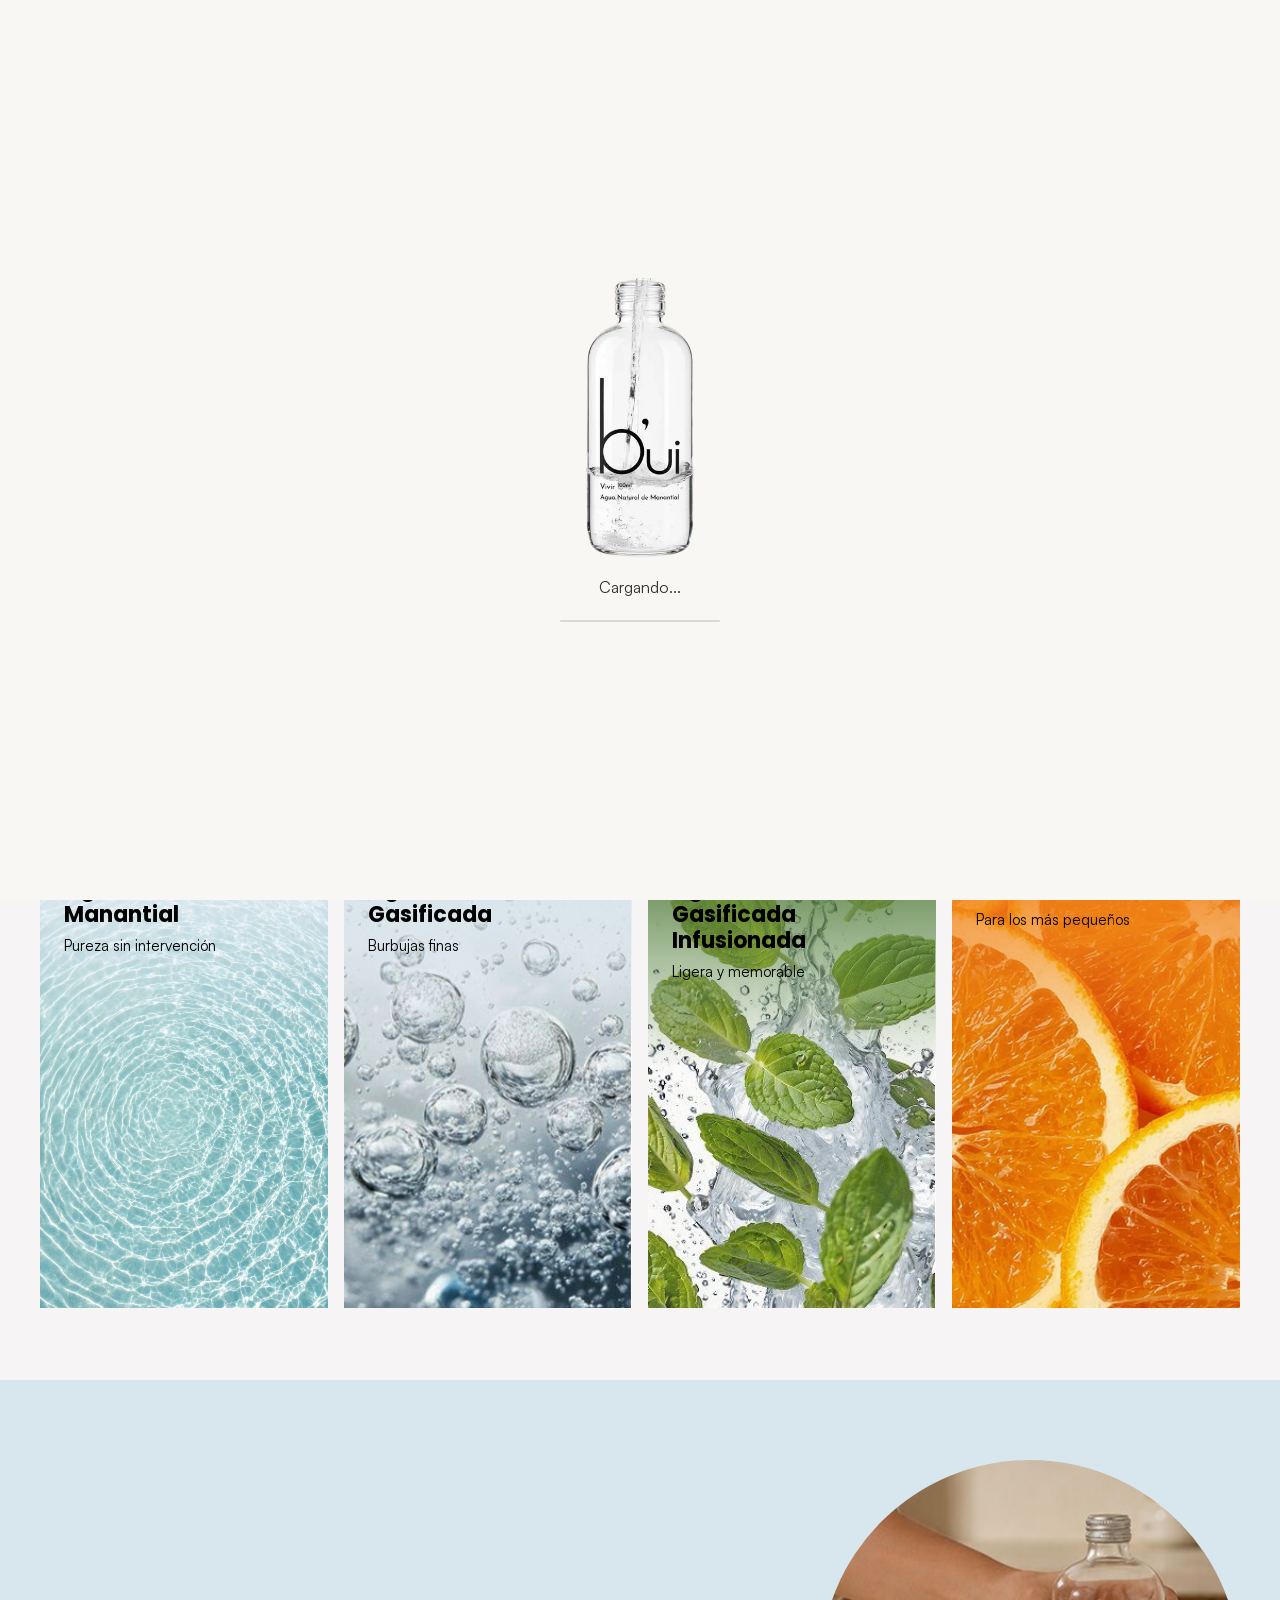
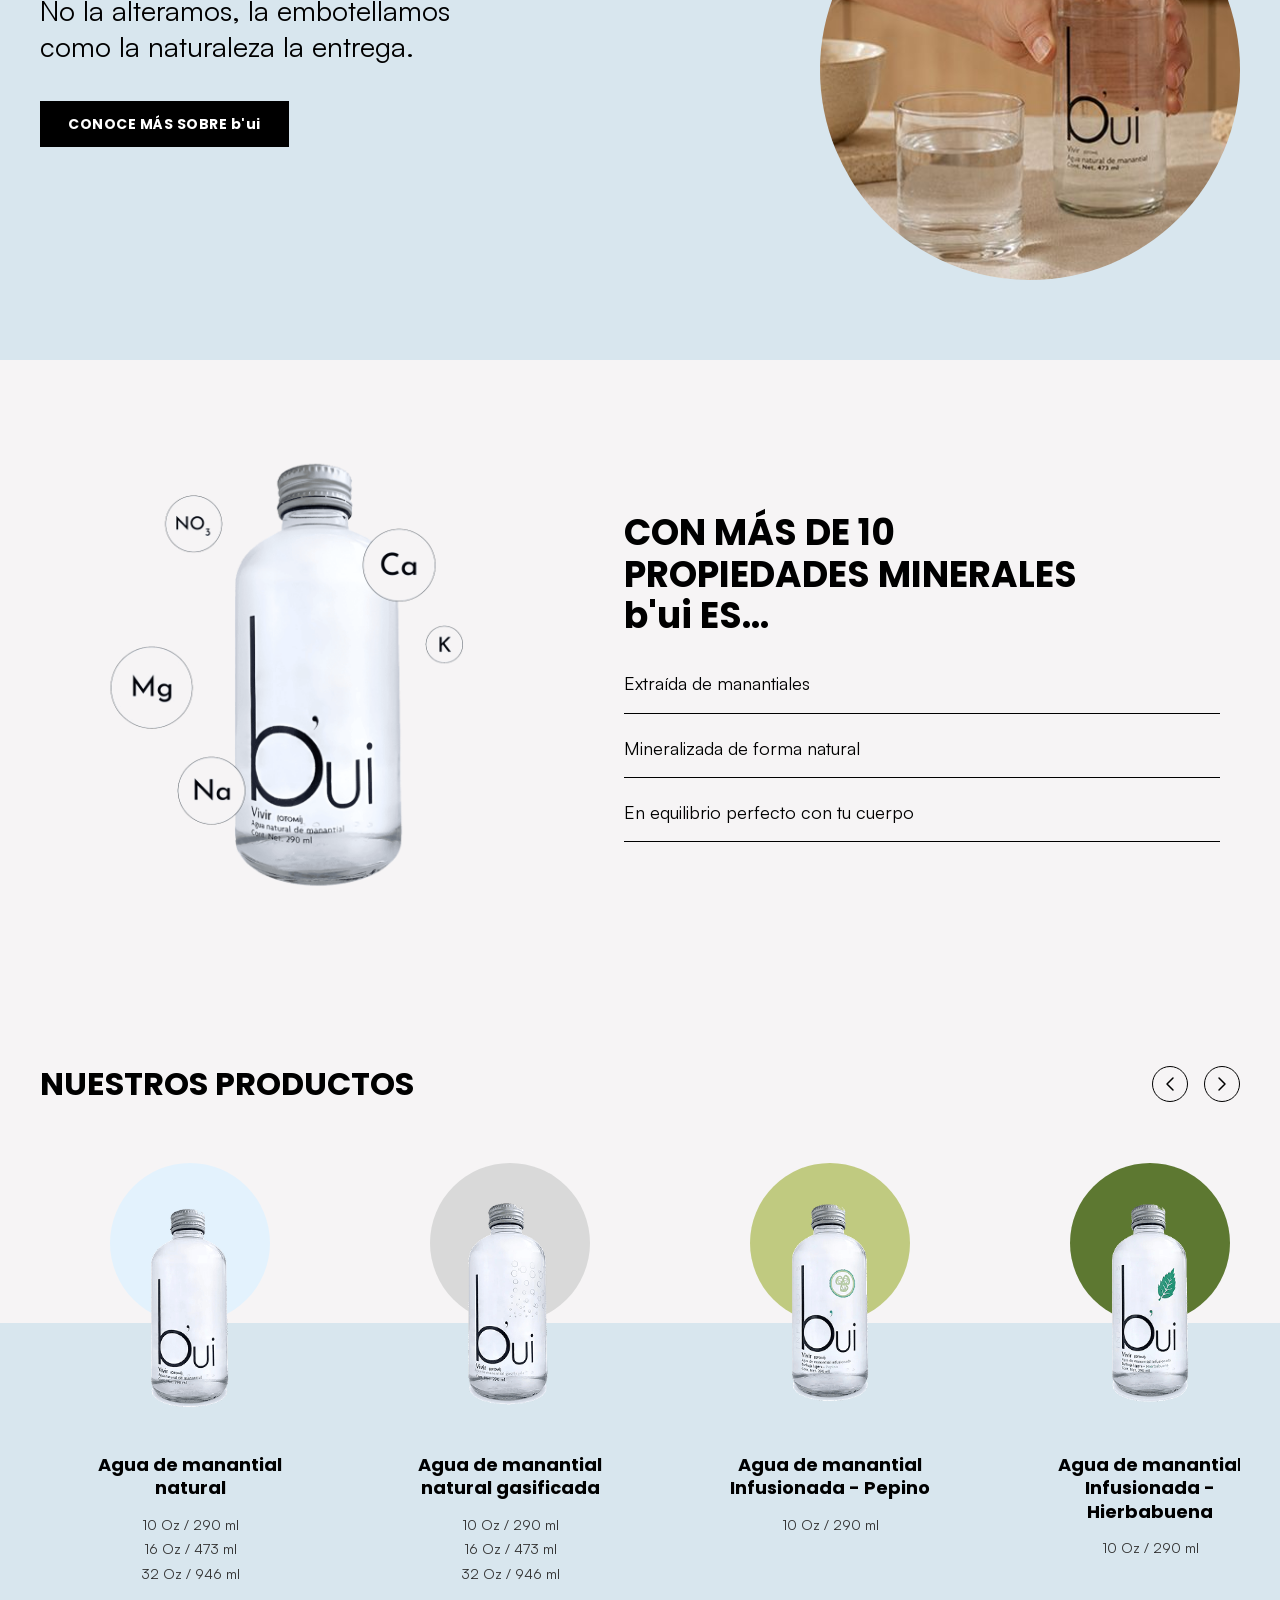
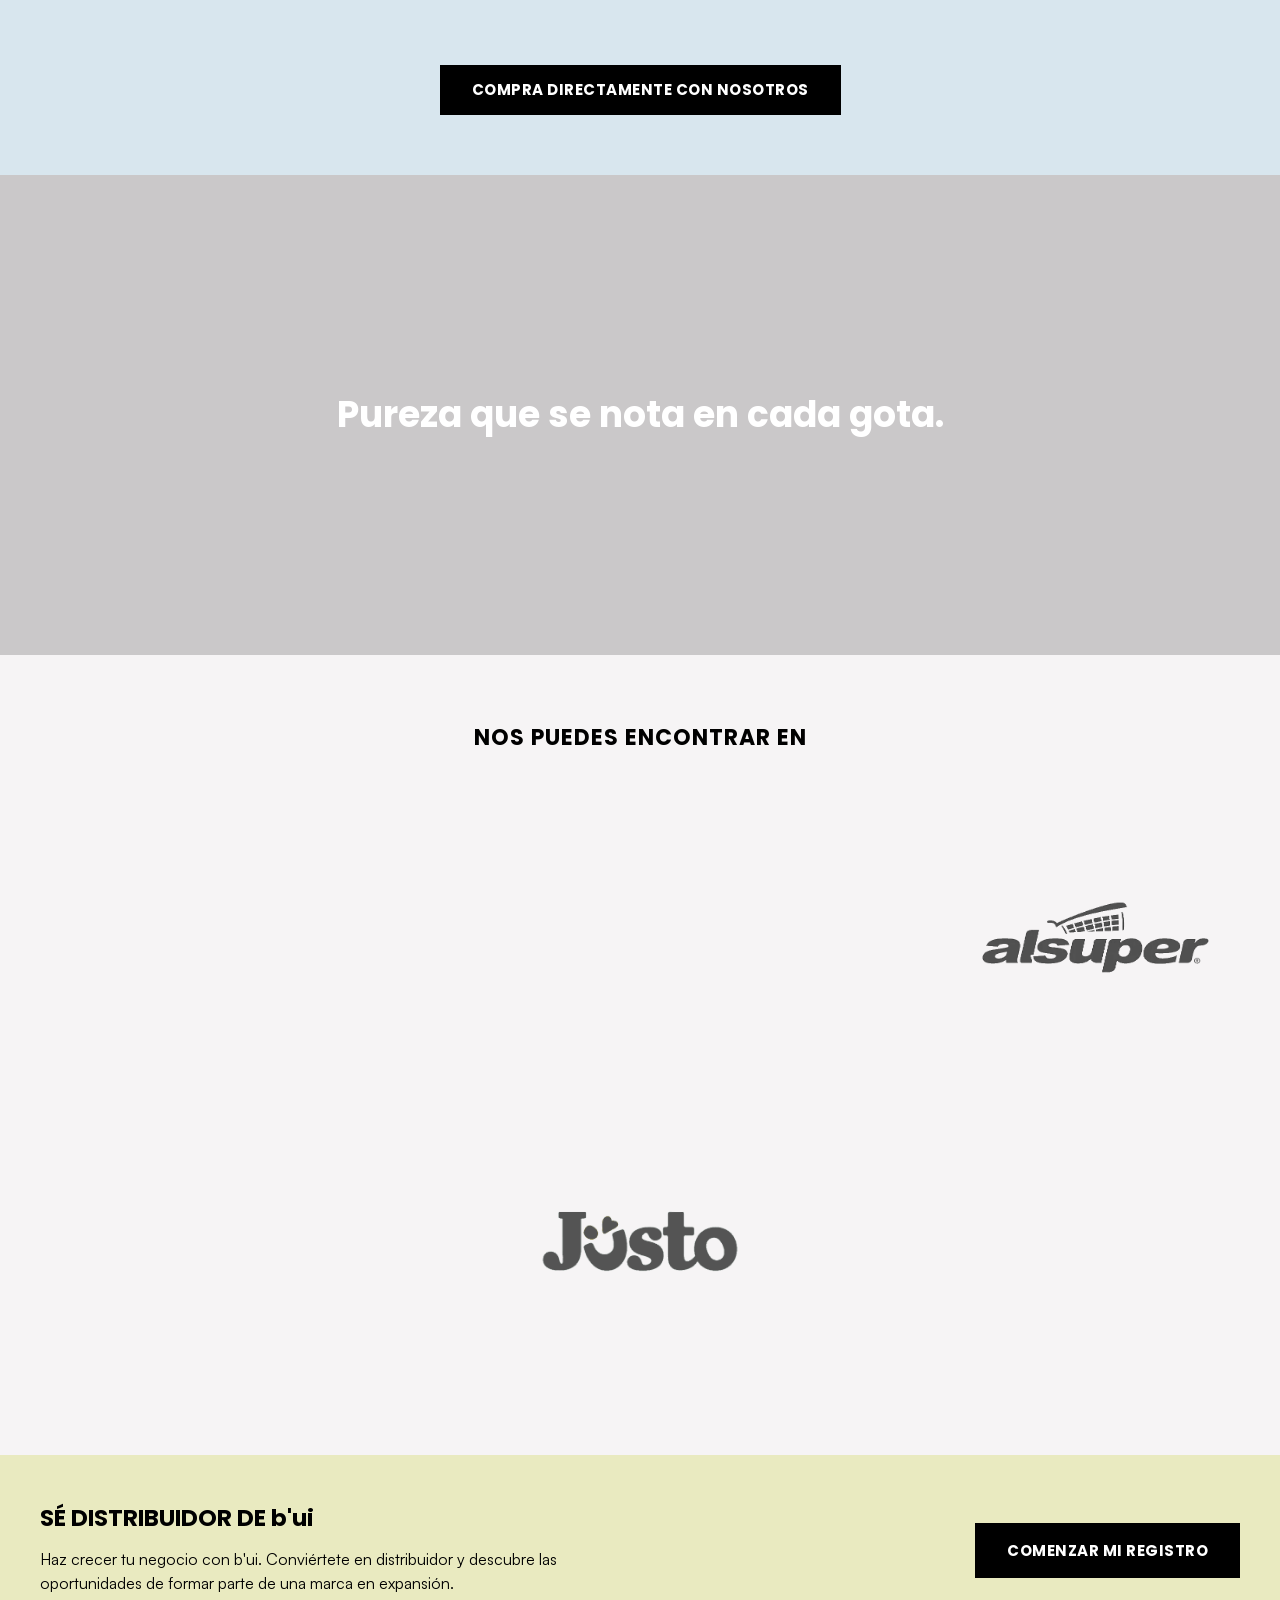
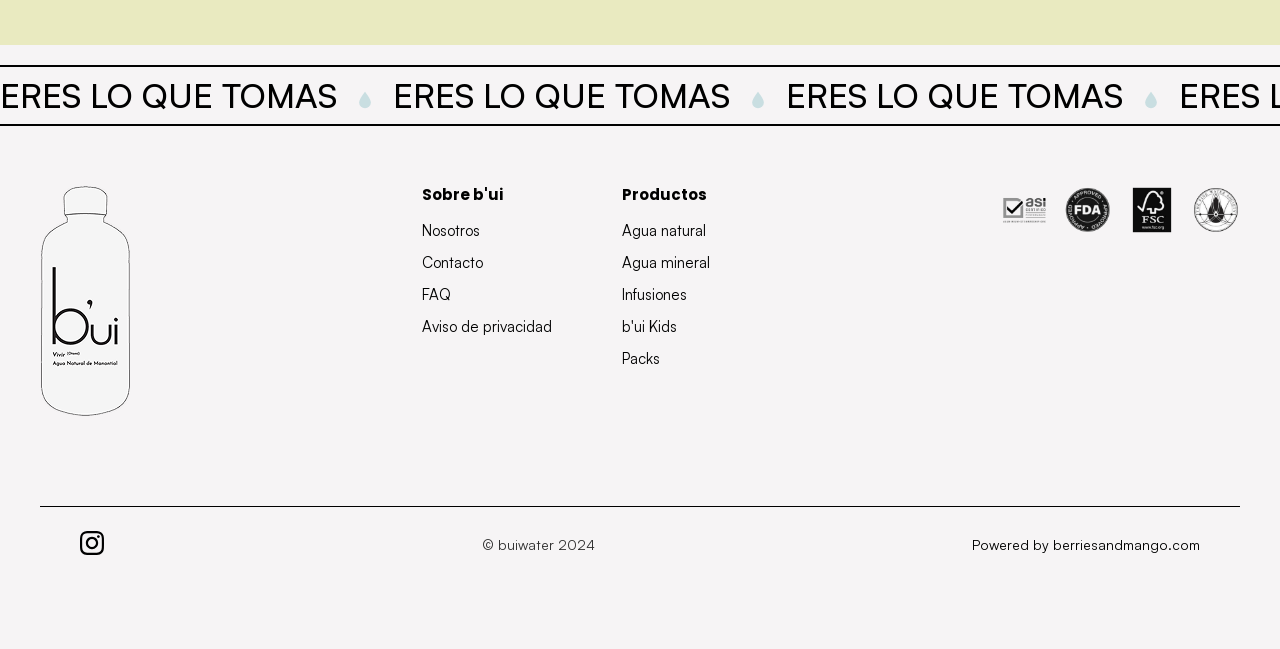
<file: index.html>
<!DOCTYPE html>
<html lang="es">
<head>
    <meta charset="UTF-8">
    <meta name="viewport" content="width=device-width, initial-scale=1.0">
    <title>B'UI AGUA NATURAL DE  MANANTIAL</title>

    <!-- SEO Meta Tags -->
    <meta name="description" content="B'UI agua natural de manantial con minerales. Descubre la pureza de nuestra agua natural, rica en minerales esenciales. Presentaciones premium para tu bienestar y salud.">
    <meta name="keywords" content="agua natural, agua de manantial, agua con minerales, B'UI, agua pura, agua premium, hidratación, salud, bienestar, agua natural México, agua embotellada, infusiones,">
    <meta name="author" content="Rodney Parker">

    <!-- Open Graph / Facebook - Spanish -->
    <meta property="og:type" content="website">
    <meta property="og:title" content="B'UI AGUA NATURAL CON MINERALES">
    <meta property="og:description" content="B'UI agua natural de manantial con minerales. Descubre la pureza de nuestra agua natural, rica en minerales esenciales.">
    <meta property="og:url" content="https://buiwater.com">
    <meta property="og:site_name" content="B'UI Agua Natural">
    <meta property="og:locale" content="es_MX">
    <meta property="og:locale:alternate" content="en_US">

    <!-- Open Graph / Facebook - English (alternate) -->
    <meta property="og:title:en" content="B'UI NATURAL SPRING WATER WITH MINERALS">
    <meta property="og:description:en" content="B'UI natural spring water with minerals. Discover the purity of our natural water, rich in essential minerals. Premium presentations for your wellness and health.">

    <!-- Twitter Cards -->
    <meta property="twitter:card" content="summary_large_image">
    <meta property="twitter:title" content="B'UI AGUA NATURAL CON MINERALES">
    <meta property="twitter:description" content="B'UI agua natural de manantial con minerales. Descubre la pureza de nuestra agua natural, rica en minerales esenciales.">
    <meta property="twitter:title:en" content="B'UI NATURAL SPRING WATER WITH MINERALS">
    <meta property="twitter:description:en" content="B'UI natural spring water with minerals. Discover the purity of our natural water, rich in essential minerals.">

    <link rel="icon" href="./favicon.ico" sizes="any">
    <link rel="icon" type="image/png" href="./favicon.png" sizes="32x32">
    <link rel="apple-touch-icon" href="./apple-touch-icon.png">
    <link rel="preconnect" href="https://fonts.googleapis.com">
    <link rel="preconnect" href="https://fonts.gstatic.com" crossorigin>
    <link rel="stylesheet" href="https://fonts.googleapis.com/css2?family=Josefin+Sans:wght@400;500;600;700&family=Poppins:wght@400;500;600;700&display=swap">
    <link rel="stylesheet" href="styles.css?v=20261105a">
    <!-- Loader clip is the first thing the visitor sees — fetch it at max priority. -->
    <link rel="preload" href="assets/images/bui-loader.webp" as="image" type="image/webp" fetchpriority="high">
    <style>
        /* Critical loader paint — don't wait on the CSS @import chain */
        .page-loader{position:fixed;top:0;left:0;width:100%;height:100%;background-color:#f9f7f3;display:flex;justify-content:center;align-items:center;z-index:9999;opacity:1}
        .page-loader.hidden{opacity:0;visibility:hidden;pointer-events:none}
        body.loading{overflow:hidden}
    </style>
    <script src="assets/scripts/loader.js" defer></script>
    <script src="assets/scripts/index.js" defer></script>
    <script src="assets/scripts/preload-media.js" defer></script>
    <script src="assets/scripts/reveal.js" defer></script>
    <script src="assets/scripts/forms.js" defer></script>
    <noscript>
        <style>.page-loader{display:none!important}body.loading{overflow:visible}</style>
    </noscript>
</head>
<body class="loading">
    <!-- Loading Screen -->
    <div id="page-loader" class="page-loader">
        <div class="loader-content">
            <div class="loader-video-mask">
                <picture>
                    <source srcset="assets/images/bui-loader.webp" type="image/webp">
                    <img class="loader-gif" src="assets/images/bui-loader.gif" width="187" height="480" alt="" aria-label="Cargando">
                </picture>
            </div>
            <p class="loader-text">Cargando...</p>
        </div>
    </div>

    <header class="header">
        <div class="header__content">
            <div class="header__left">
                <img src="assets/images/logo.png" alt="BUI Logo" class="header__logo">
            </div>
            <nav class="header__nav">
                <ul class="header__nav-list">
                    <li class="header__nav-item"><a href="sobre-bui.html" class="header__nav-link">Nosotros</a></li>
                    <li class="header__nav-item header__nav-item--dropdown">
                        <button type="button" class="header__nav-link header__nav-link--dropdown" aria-expanded="false" aria-haspopup="true" aria-controls="productos-submenu">
                            Productos
                            <span class="header__nav-caret" aria-hidden="true"></span>
                        </button>
                        <ul class="header__submenu" id="productos-submenu">
                            <li class="header__submenu-item">
                                <a href="agua-natural.html" class="header__submenu-link">Agua natural</a>
                            </li>
                            <li class="header__submenu-item">
                                <a href="agua-gasificada.html" class="header__submenu-link">Agua gasificada</a>
                            </li>
                            <li class="header__submenu-item">
                                <a href="infusiones.html" class="header__submenu-link">Infusiones</a>
                            </li>
                            <li class="header__submenu-item">
                                <a href="kids.html" class="header__submenu-link">b'ui Kids</a>
                            </li>
                            <li class="header__submenu-item">
                                <a href="packs.html" class="header__submenu-link">Packs</a>
                            </li>
                        </ul>
                    </li>
                    <li class="header__nav-item"><a href="contacto.html" class="header__nav-link">Contacto</a></li>
                </ul>
                <button class="header__hamburger" aria-label="Toggle menu">
                    <span class="header__hamburger-line"></span>
                    <span class="header__hamburger-line"></span>
                    <span class="header__hamburger-line"></span>
                </button>
            </nav>
            <div class="header__right">
                <button class="header__language-switcher">
                    <span class="header__flag">🇪🇸</span>
                    <span class="header__lang-text">ESP</span>
                </button>
            </div>
        </div>
    </header>

    <section class="hero">
        <div class="hero__carousel">
            <!-- Slide 1 -->
            <div class="hero__slide hero__slide--active">
                <video class="hero__video" src="assets/videos/agua-bottles-water.mp4" muted loop playsinline preload="none"></video>
                <div class="hero__content">
                    <h1 class="hero__content-title">PURA, SILENCIOSA Y ESENCIAL</h1>
                    <p class="hero__content-subtitle">Ahora más cerca de ti.</p>
                </div>
            </div>

            <!-- Slide 2: b'ui Kids -->
            <div class="hero__slide">
                <img class="hero__image" src="assets/images/kids-hero-banner.jpg" alt="b'ui Kids: agua con fruta natural en tres sabores" loading="lazy">
                <div class="hero__content">
                    <h1 class="hero__content-title">La misma, elección consciente, ahora para los más pequeños.</h1>
                    <p class="hero__content-subtitle">Ya disponible en Walmart, Justo, Alsuper y Office Max.</p>
                </div>
            </div>

            <!-- Slide 3: familia b'ui -->
            <div class="hero__slide">
                <img class="hero__image" src="assets/images/home-banner-3.jpg" alt="Conoce a la familia b'ui" loading="lazy">
            </div>

        <!-- Navigation dots (automatically generated by JavaScript) -->
        <div class="hero__dots">
            <!-- Dots will be automatically generated based on number of slides -->
        </div>
    </section>

    <section class="marquee">
        <div class="marquee__content">
            <span class="marquee__text">ERES LO QUE TOMAS<span class="marquee__sep"><svg class="marquee__drop" viewBox="0 0 24 24" aria-hidden="true" focusable="false"><path d="M12 2C12 2 5 10.5 5 15a7 7 0 0 0 14 0C19 10.5 12 2 12 2z"/></svg></span>ERES LO QUE TOMAS<span class="marquee__sep"><svg class="marquee__drop" viewBox="0 0 24 24" aria-hidden="true" focusable="false"><path d="M12 2C12 2 5 10.5 5 15a7 7 0 0 0 14 0C19 10.5 12 2 12 2z"/></svg></span>ERES LO QUE TOMAS<span class="marquee__sep"><svg class="marquee__drop" viewBox="0 0 24 24" aria-hidden="true" focusable="false"><path d="M12 2C12 2 5 10.5 5 15a7 7 0 0 0 14 0C19 10.5 12 2 12 2z"/></svg></span>ERES LO QUE TOMAS<span class="marquee__sep"><svg class="marquee__drop" viewBox="0 0 24 24" aria-hidden="true" focusable="false"><path d="M12 2C12 2 5 10.5 5 15a7 7 0 0 0 14 0C19 10.5 12 2 12 2z"/></svg></span>ERES LO QUE TOMAS<span class="marquee__sep"><svg class="marquee__drop" viewBox="0 0 24 24" aria-hidden="true" focusable="false"><path d="M12 2C12 2 5 10.5 5 15a7 7 0 0 0 14 0C19 10.5 12 2 12 2z"/></svg></span>ERES LO QUE TOMAS<span class="marquee__sep"><svg class="marquee__drop" viewBox="0 0 24 24" aria-hidden="true" focusable="false"><path d="M12 2C12 2 5 10.5 5 15a7 7 0 0 0 14 0C19 10.5 12 2 12 2z"/></svg></span></span>
            <span class="marquee__text">ERES LO QUE TOMAS<span class="marquee__sep"><svg class="marquee__drop" viewBox="0 0 24 24" aria-hidden="true" focusable="false"><path d="M12 2C12 2 5 10.5 5 15a7 7 0 0 0 14 0C19 10.5 12 2 12 2z"/></svg></span>ERES LO QUE TOMAS<span class="marquee__sep"><svg class="marquee__drop" viewBox="0 0 24 24" aria-hidden="true" focusable="false"><path d="M12 2C12 2 5 10.5 5 15a7 7 0 0 0 14 0C19 10.5 12 2 12 2z"/></svg></span>ERES LO QUE TOMAS<span class="marquee__sep"><svg class="marquee__drop" viewBox="0 0 24 24" aria-hidden="true" focusable="false"><path d="M12 2C12 2 5 10.5 5 15a7 7 0 0 0 14 0C19 10.5 12 2 12 2z"/></svg></span>ERES LO QUE TOMAS<span class="marquee__sep"><svg class="marquee__drop" viewBox="0 0 24 24" aria-hidden="true" focusable="false"><path d="M12 2C12 2 5 10.5 5 15a7 7 0 0 0 14 0C19 10.5 12 2 12 2z"/></svg></span>ERES LO QUE TOMAS<span class="marquee__sep"><svg class="marquee__drop" viewBox="0 0 24 24" aria-hidden="true" focusable="false"><path d="M12 2C12 2 5 10.5 5 15a7 7 0 0 0 14 0C19 10.5 12 2 12 2z"/></svg></span>ERES LO QUE TOMAS<span class="marquee__sep"><svg class="marquee__drop" viewBox="0 0 24 24" aria-hidden="true" focusable="false"><path d="M12 2C12 2 5 10.5 5 15a7 7 0 0 0 14 0C19 10.5 12 2 12 2z"/></svg></span></span>
        </div>
    </section>

    <section class="categorias">
        <div class="categorias__grid">
            <a href="agua-natural.html" class="presentaciones__item categorias__item">
                <div class="presentaciones__media categorias__media">
                    <img src="assets/images/agua-natural.jpg" alt="Agua Natural de Manantial" class="presentaciones__imagen" decoding="async">
                    <video class="presentaciones__video" muted loop playsinline webkit-playsinline preload="none">
                        <source src="assets/videos/agua-natural-video.mp4" type="video/mp4">
                    </video>
                    <div class="categorias__overlay">
                        <h3 class="categorias__item-title">Agua Natural de Manantial</h3>
                        <p class="categorias__item-subtitle">Pureza sin intervención</p>
                    </div>
                </div>
            </a>
            <a href="agua-gasificada.html" class="presentaciones__item categorias__item">
                <div class="presentaciones__media categorias__media">
                    <img src="assets/images/agua-gasificada.jpg" alt="Agua de Manantial Gasificada" class="presentaciones__imagen" decoding="async">
                    <video class="presentaciones__video" muted loop playsinline webkit-playsinline preload="none">
                        <source src="assets/videos/agua-gasificada-video.mp4" type="video/mp4">
                    </video>
                    <div class="categorias__overlay">
                        <h3 class="categorias__item-title">Agua de Manantial Gasificada</h3>
                        <p class="categorias__item-subtitle">Burbujas finas</p>
                    </div>
                </div>
            </a>
            <a href="infusiones.html" class="presentaciones__item categorias__item">
                <div class="presentaciones__media categorias__media">
                    <img src="assets/images/infusiones.jpg" alt="Agua de Manantial Gasificada Infusionada" class="presentaciones__imagen" decoding="async">
                    <video class="presentaciones__video" muted loop playsinline webkit-playsinline preload="none">
                        <source src="assets/videos/infusiones-video.mp4" type="video/mp4">
                    </video>
                    <div class="categorias__overlay">
                        <h3 class="categorias__item-title">Agua de Manantial Gasificada Infusionada</h3>
                        <p class="categorias__item-subtitle">Ligera y memorable</p>
                    </div>
                </div>
            </a>
            <a href="kids.html" class="presentaciones__item categorias__item">
                <div class="presentaciones__media categorias__media">
                    <img src="assets/images/agua-kids.jpg" alt="b'ui Kids" class="presentaciones__imagen" decoding="async">
                    <video class="presentaciones__video" muted loop playsinline webkit-playsinline preload="none">
                        <source src="assets/videos/agua_kids-video.mp4" type="video/mp4">
                    </video>
                    <div class="categorias__overlay">
                        <h3 class="categorias__item-title">b'ui Kids</h3>
                        <p class="categorias__item-subtitle">Para los más pequeños</p>
                    </div>
                </div>
            </a>
        </div>
    </section>

    <section class="conoce">
        <div class="conoce__content">
            <div class="conoce__content_text">
                <p class="conoce__content_text-main">No la alteramos, la embotellamos como la naturaleza la entrega.</p>
                <a href="sobre-bui.html" class="conoce__content_text-button">CONOCE MÁS SOBRE b'ui</a>
            </div>
            <img src="assets/images/conoce-bottle.jpg" alt="Persona sosteniendo una botella b'ui" class="conoce__content-image" loading="lazy" decoding="async">
        </div>
    </section>

    <section class="propiedades">
        <div class="propiedades__image-wrap">
            <img class="propiedades__imagen" src="assets/images/botella_minerales.png" alt="Botella B'ui con propiedades minerales NO3, Ca, K, Mg, Na" loading="lazy" decoding="async">
        </div>
        <div class="propiedades__content">
            <h2 class="propiedades__content_title">CON MÁS DE 10 PROPIEDADES MINERALES...</h2>
            <ul class="propiedades__content_list">
                <li class="propiedades__content_item">Extraída de manantiales</li>
                <li class="propiedades__content_item">Mineralizada de forma natural</li>
                <li class="propiedades__content_item">En equilibrio perfecto con tu cuerpo</li>
            </ul>
        </div>
    </section>

    <section class="productos">
        <div class="productos__container">
            <div class="productos__header">
                <h2 class="productos__title" data-translate="productos.title">NUESTROS PRODUCTOS</h2>
                <div class="productos__arrows">
                    <button class="productos__arrow productos__arrow--prev" aria-label="Anterior">
                        <svg width="24" height="24" viewBox="0 0 24 24" fill="none"><path d="M15 18l-6-6 6-6" stroke="currentColor" stroke-width="1.5" stroke-linecap="round" stroke-linejoin="round"/></svg>
                    </button>
                    <button class="productos__arrow productos__arrow--next" aria-label="Siguiente">
                        <svg width="24" height="24" viewBox="0 0 24 24" fill="none"><path d="M9 18l6-6-6-6" stroke="currentColor" stroke-width="1.5" stroke-linecap="round" stroke-linejoin="round"/></svg>
                    </button>
                </div>
            </div>
            <div class="productos__grid" id="productosGrid">
                <!-- Cards will be dynamically generated from JSON -->
            </div>
            <div class="productos__cta">
                <a href="contacto.html" class="productos__cta-button">COMPRA DIRECTAMENTE CON NOSOTROS</a>
            </div>
        </div>
    </section>

    <section class="showcase">
        <div class="showcase__container">
            <video src="assets/videos/sobre-manifiesto-video.mp4" class="showcase__video" muted loop playsinline preload="none"></video>
            <div class="showcase__overlay"></div>
            <div class="showcase__content">
                <h2 class="showcase__title">Pureza que se nota en cada gota.</h2>
            </div>
        </div>
    </section>

    <section class="encuentra">
        <div class="encuentra__container">
            <h2 class="encuentra__title">NOS PUEDES ENCONTRAR EN</h2>
            <div class="encuentra__logos">
                </div>
        </div>
    </section>

    <section class="distribuidor">
        <div class="distribuidor__content">
            <div class="distribuidor__text">
                <h2 class="distribuidor__title">SÉ DISTRIBUIDOR DE b'ui</h2>
                <p class="distribuidor__subtitle">Haz crecer tu negocio con b'ui. Conviértete en distribuidor y descubre las oportunidades de formar parte de una marca en expansión.</p>
            </div>
            <button type="button" class="distribuidor__button" data-open-distribuidor>COMENZAR MI REGISTRO</button>
        </div>
    </section>

    <!-- Slide-over distributor registration form -->
    <div class="distribuidor-panel" id="distribuidorPanel" aria-hidden="true">
        <div class="distribuidor-panel__backdrop" data-close-distribuidor></div>
        <div class="distribuidor-panel__sheet" role="dialog" aria-modal="true">
            <button type="button" class="distribuidor-panel__close" data-close-distribuidor aria-label="Cerrar">
                <svg width="24" height="24" viewBox="0 0 24 24" fill="none" aria-hidden="true">
                    <path d="M6 6l12 12M18 6L6 18" stroke="currentColor" stroke-width="1.5" stroke-linecap="round"/>
                </svg>
            </button>
            <section class="sobre-distribuidor" id="contacto">
                <div class="sobre-distribuidor__content">
                    <div class="sobre-distribuidor__text">
                        <p class="sobre-distribuidor__paragraph">Envía este formulario y un miembro de nuestro equipo te contactará.</p>
                    </div>
                    <form class="sobre-distribuidor__form" data-form-type="distribuidor" action="/api/contact" method="POST">
                        <div class="sobre-distribuidor__field sobre-distribuidor__field--trap" aria-hidden="true">
                            <label for="distribuidorWebsite">No llenar</label>
                            <input type="text" id="distribuidorWebsite" name="website" tabindex="-1" autocomplete="off">
                        </div>
                        <div class="sobre-distribuidor__form-grid">
                            <div class="sobre-distribuidor__field">
                                <input type="text" placeholder="Nombre" name="nombre" required>
                            </div>
                            <div class="sobre-distribuidor__field">
                                <input type="text" placeholder="Apellido" name="apellido">
                            </div>
                            <div class="sobre-distribuidor__field">
                                <input type="tel" placeholder="Teléfono" name="telefono">
                            </div>
                            <div class="sobre-distribuidor__field">
                                <input type="email" placeholder="Correo Electrónico" name="correo" required>
                            </div>
                            <div class="sobre-distribuidor__field sobre-distribuidor__field--full">
                                <input type="text" placeholder="Nombre de tu empresa" name="empresa">
                            </div>
                            <div class="sobre-distribuidor__field sobre-distribuidor__field--full">
                                <textarea placeholder="Mensaje" name="mensaje" rows="1"></textarea>
                            </div>
                        </div>
                        <button type="submit" class="sobre-distribuidor__submit">ENVIAR</button>
                        <p class="sobre-distribuidor__status" role="status" aria-live="polite"></p>
                    </form>
                </div>
            </section>
        </div>
    </div>

    <section class="marquee">
        <div class="marquee__content">
            <span class="marquee__text">ERES LO QUE TOMAS<span class="marquee__sep"><svg class="marquee__drop" viewBox="0 0 24 24" aria-hidden="true" focusable="false"><path d="M12 2C12 2 5 10.5 5 15a7 7 0 0 0 14 0C19 10.5 12 2 12 2z"/></svg></span>ERES LO QUE TOMAS<span class="marquee__sep"><svg class="marquee__drop" viewBox="0 0 24 24" aria-hidden="true" focusable="false"><path d="M12 2C12 2 5 10.5 5 15a7 7 0 0 0 14 0C19 10.5 12 2 12 2z"/></svg></span>ERES LO QUE TOMAS<span class="marquee__sep"><svg class="marquee__drop" viewBox="0 0 24 24" aria-hidden="true" focusable="false"><path d="M12 2C12 2 5 10.5 5 15a7 7 0 0 0 14 0C19 10.5 12 2 12 2z"/></svg></span>ERES LO QUE TOMAS<span class="marquee__sep"><svg class="marquee__drop" viewBox="0 0 24 24" aria-hidden="true" focusable="false"><path d="M12 2C12 2 5 10.5 5 15a7 7 0 0 0 14 0C19 10.5 12 2 12 2z"/></svg></span>ERES LO QUE TOMAS<span class="marquee__sep"><svg class="marquee__drop" viewBox="0 0 24 24" aria-hidden="true" focusable="false"><path d="M12 2C12 2 5 10.5 5 15a7 7 0 0 0 14 0C19 10.5 12 2 12 2z"/></svg></span>ERES LO QUE TOMAS<span class="marquee__sep"><svg class="marquee__drop" viewBox="0 0 24 24" aria-hidden="true" focusable="false"><path d="M12 2C12 2 5 10.5 5 15a7 7 0 0 0 14 0C19 10.5 12 2 12 2z"/></svg></span></span>
            <span class="marquee__text">ERES LO QUE TOMAS<span class="marquee__sep"><svg class="marquee__drop" viewBox="0 0 24 24" aria-hidden="true" focusable="false"><path d="M12 2C12 2 5 10.5 5 15a7 7 0 0 0 14 0C19 10.5 12 2 12 2z"/></svg></span>ERES LO QUE TOMAS<span class="marquee__sep"><svg class="marquee__drop" viewBox="0 0 24 24" aria-hidden="true" focusable="false"><path d="M12 2C12 2 5 10.5 5 15a7 7 0 0 0 14 0C19 10.5 12 2 12 2z"/></svg></span>ERES LO QUE TOMAS<span class="marquee__sep"><svg class="marquee__drop" viewBox="0 0 24 24" aria-hidden="true" focusable="false"><path d="M12 2C12 2 5 10.5 5 15a7 7 0 0 0 14 0C19 10.5 12 2 12 2z"/></svg></span>ERES LO QUE TOMAS<span class="marquee__sep"><svg class="marquee__drop" viewBox="0 0 24 24" aria-hidden="true" focusable="false"><path d="M12 2C12 2 5 10.5 5 15a7 7 0 0 0 14 0C19 10.5 12 2 12 2z"/></svg></span>ERES LO QUE TOMAS<span class="marquee__sep"><svg class="marquee__drop" viewBox="0 0 24 24" aria-hidden="true" focusable="false"><path d="M12 2C12 2 5 10.5 5 15a7 7 0 0 0 14 0C19 10.5 12 2 12 2z"/></svg></span>ERES LO QUE TOMAS<span class="marquee__sep"><svg class="marquee__drop" viewBox="0 0 24 24" aria-hidden="true" focusable="false"><path d="M12 2C12 2 5 10.5 5 15a7 7 0 0 0 14 0C19 10.5 12 2 12 2z"/></svg></span></span>
        </div>
    </section>

    <footer class="footer">
        <div class="footer__grid">
            <div class="footer__bottle">
                <a href="index.html" aria-label="Ir al inicio"><img src="assets/images/botella.png" alt="BUI Water Bottle" class="footer__bottle-image" loading="lazy" decoding="async"></a>
            </div>

            <div class="footer__nav-container">
                <div class="footer__nav-col">
                    <h4 class="footer__nav-heading">Sobre b'ui</h4>
                    <nav class="footer__nav">
                        <a href="sobre-bui.html" class="footer__nav-link">Nosotros</a>
                        <a href="contacto.html" class="footer__nav-link">Contacto</a>
                        <a href="contacto.html#faq" class="footer__nav-link">FAQ</a>
                        <a href="privacidad.html" class="footer__nav-link">Aviso de privacidad</a>
                    </nav>
                </div>
                <div class="footer__nav-col">
                    <h4 class="footer__nav-heading">Productos</h4>
                    <nav class="footer__nav">
                        <a href="agua-natural.html" class="footer__nav-link">Agua natural</a>
                        <a href="agua-gasificada.html" class="footer__nav-link">Agua mineral</a>
                        <a href="infusiones.html" class="footer__nav-link">Infusiones</a>
                        <a href="kids.html" class="footer__nav-link">b'ui Kids</a>
                        <a href="packs.html" class="footer__nav-link">Packs</a>
                    </nav>
                </div>
            </div>

            <div class="footer__gallery-container">
                <div class="footer__gallery">
                    <img src="assets/images/asi.png" alt="Logotipo ASI" class="footer__gallery-image" loading="lazy" decoding="async">
                    <img src="assets/images/fda.png" alt="Logotipo FDA" class="footer__gallery-image" loading="lazy" decoding="async">
                    <img src="assets/images/fsc.png" alt="Logotipo FSC" class="footer__gallery-image" loading="lazy" decoding="async">
                    <img src="assets/images/fws.png" alt="Logotipo fws" class="footer__gallery-image" loading="lazy" decoding="async">
                </div>
            </div>

            <div class="footer__bottom">
                <div class="footer__social">
                    <a href="https://instagram.com/buiwater" class="footer__social-link" aria-label="Instagram">
                        <svg class="footer__social-icon" viewBox="0 0 24 24" fill="currentColor">
                            <path d="M12 2.163c3.204 0 3.584.012 4.85.07 3.252.148 4.771 1.691 4.919 4.919.058 1.265.069 1.645.069 4.849 0 3.205-.012 3.584-.069 4.849-.149 3.225-1.664 4.771-4.919 4.919-1.266.058-1.644.07-4.85.07-3.204 0-3.584-.012-4.849-.07-3.26-.149-4.771-1.699-4.919-4.92-.058-1.265-.07-1.644-.07-4.849 0-3.204.013-3.583.07-4.849.149-3.227 1.664-4.771 4.919-4.919 1.266-.057 1.645-.069 4.849-.069zm0-2.163c-3.259 0-3.667.014-4.947.072-4.358.2-6.78 2.618-6.98 6.98-.059 1.281-.073 1.689-.073 4.948 0 3.259.014 3.668.072 4.948.2 4.358 2.618 6.78 6.98 6.98 1.281.058 1.689.072 4.948.072 3.259 0 3.668-.014 4.948-.072 4.354-.2 6.782-2.618 6.979-6.98.059-1.28.073-1.689.073-4.948 0-3.259-.014-3.667-.072-4.947-.196-4.354-2.617-6.78-6.979-6.98-1.281-.059-1.69-.073-4.949-.073zm0 5.838c-3.403 0-6.162 2.759-6.162 6.162s2.759 6.163 6.162 6.163 6.162-2.759 6.162-6.163c0-3.403-2.759-6.162-6.162-6.162zm0 10.162c-2.209 0-4-1.79-4-4 0-2.209 1.791-4 4-4s4 1.791 4 4c0 2.21-1.791 4-4 4zm6.406-11.845c-.796 0-1.441.645-1.441 1.44s.645 1.44 1.441 1.44c.795 0 1.439-.645 1.439-1.44s-.644-1.44-1.439-1.44z"/>
                        </svg>
                    </a>
                </div>
                <span class="footer__copyright">© buiwater 2024</span>
                <a href="https://berriesandmango.com" class="footer__privacy-link" target="_blank" rel="noopener">Powered by berriesandmango.com</a>
            </div>
        </div>
    </footer>

    <a class="wa-float" href="https://wa.me/525610151213?text=Hola%2C%20me%20gustar%C3%ADa%20recibir%20m%C3%A1s%20informaci%C3%B3n%20sobre%20b%27ui." target="_blank" rel="noopener" aria-label="Escríbenos por WhatsApp">
        <svg class="wa-float__icon" viewBox="0 0 24 24" fill="currentColor" aria-hidden="true"><path d="M17.472 14.382c-.297-.149-1.758-.867-2.03-.967-.273-.099-.471-.148-.67.15-.197.297-.767.966-.94 1.164-.173.199-.347.223-.644.075-.297-.15-1.255-.463-2.39-1.475-.883-.788-1.48-1.761-1.653-2.059-.173-.297-.018-.458.13-.606.134-.133.298-.347.446-.52.149-.174.198-.298.298-.497.099-.198.05-.371-.025-.52-.075-.149-.669-1.612-.916-2.207-.242-.579-.487-.5-.669-.51-.173-.008-.371-.01-.57-.01-.198 0-.52.074-.792.372-.272.297-1.04 1.016-1.04 2.479 0 1.462 1.065 2.875 1.213 3.074.149.198 2.096 3.2 5.077 4.487.709.306 1.262.489 1.694.625.712.227 1.36.195 1.871.118.571-.085 1.758-.719 2.006-1.413.248-.694.248-1.289.173-1.413-.074-.124-.272-.198-.57-.347m-5.421 7.403h-.004a9.87 9.87 0 01-5.031-1.378l-.361-.214-3.741.982.998-3.648-.235-.374a9.86 9.86 0 01-1.51-5.26c.001-5.45 4.436-9.884 9.888-9.884 2.64 0 5.122 1.03 6.988 2.898a9.825 9.825 0 012.893 6.994c-.003 5.45-4.437 9.884-9.885 9.884m8.413-18.297A11.815 11.815 0 0012.05 0C5.495 0 .16 5.335.157 11.892c0 2.096.547 4.142 1.588 5.945L.057 24l6.305-1.654a11.882 11.882 0 005.683 1.448h.005c6.554 0 11.89-5.335 11.893-11.893A11.821 11.821 0 0020.905 3.488"/></svg>
        <span class="wa-float__label">WHATSAPP</span>
    </a>

</body>
</html>
</file>
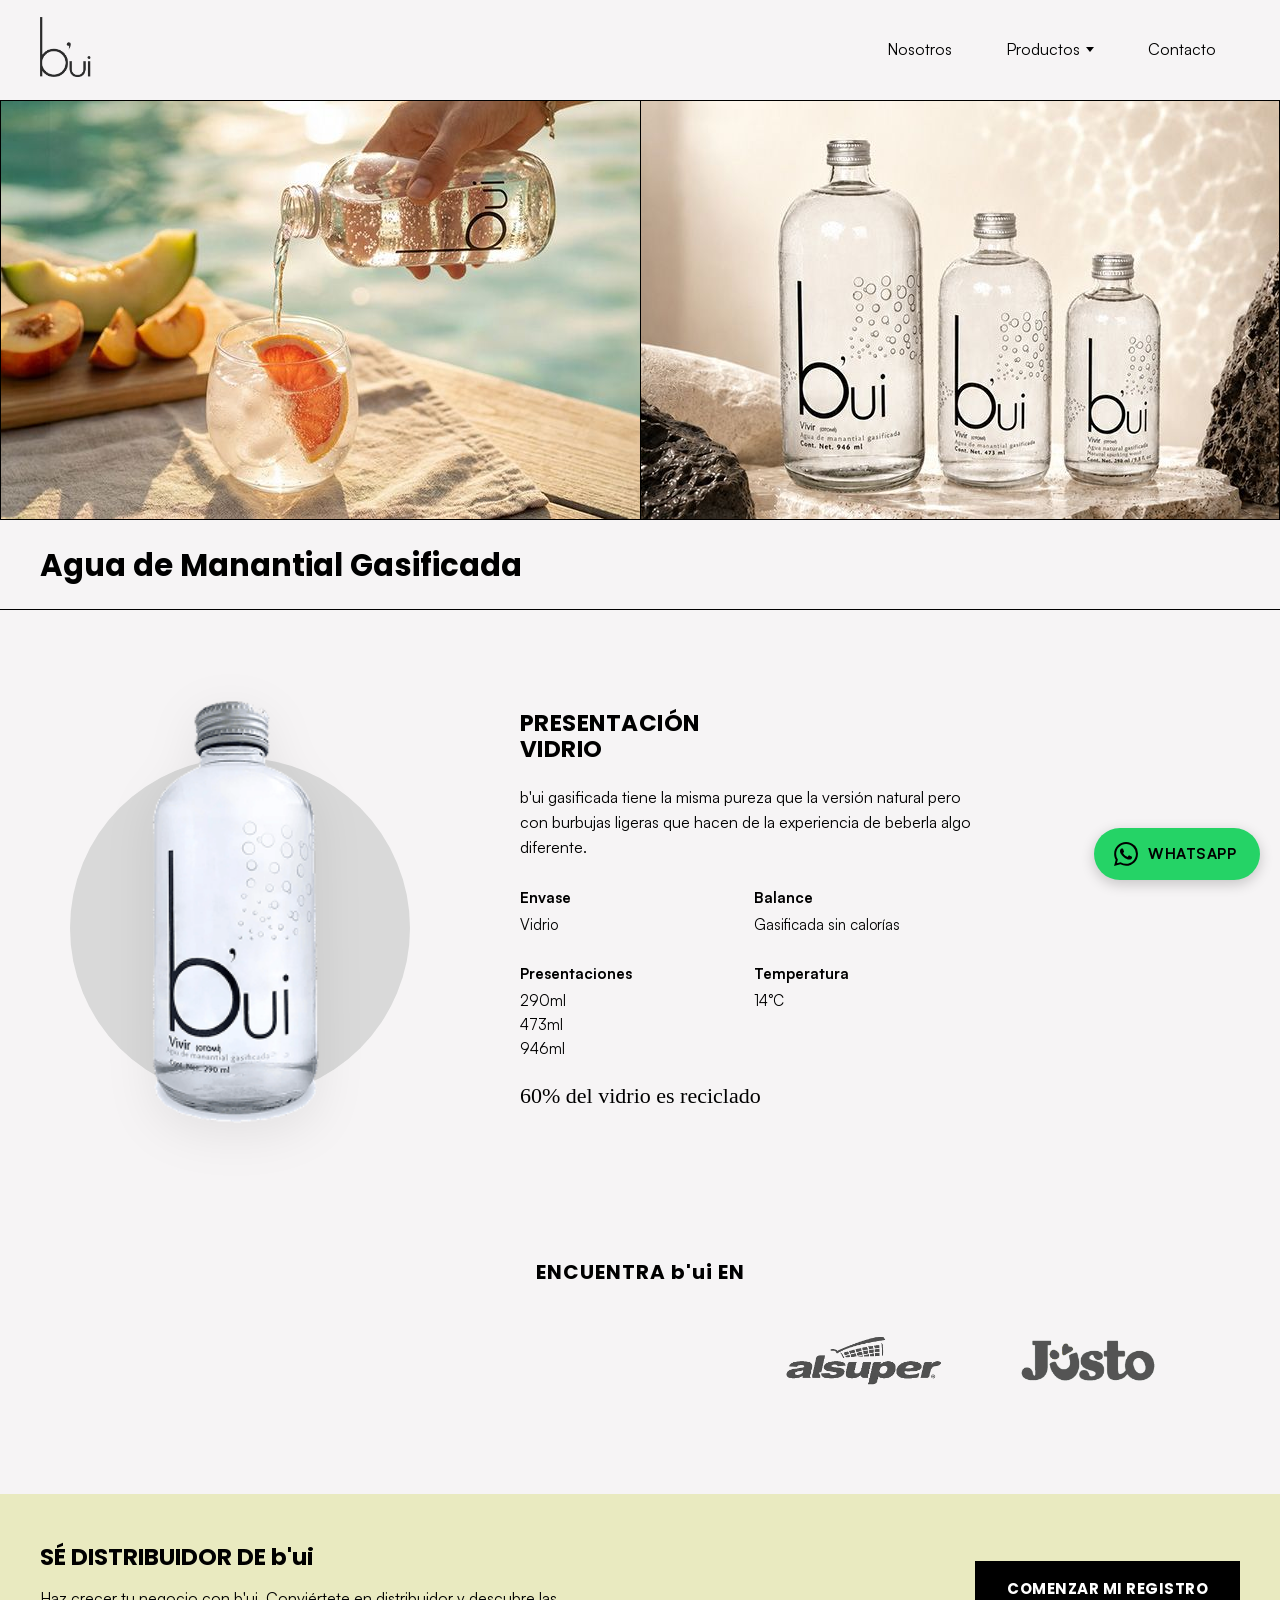
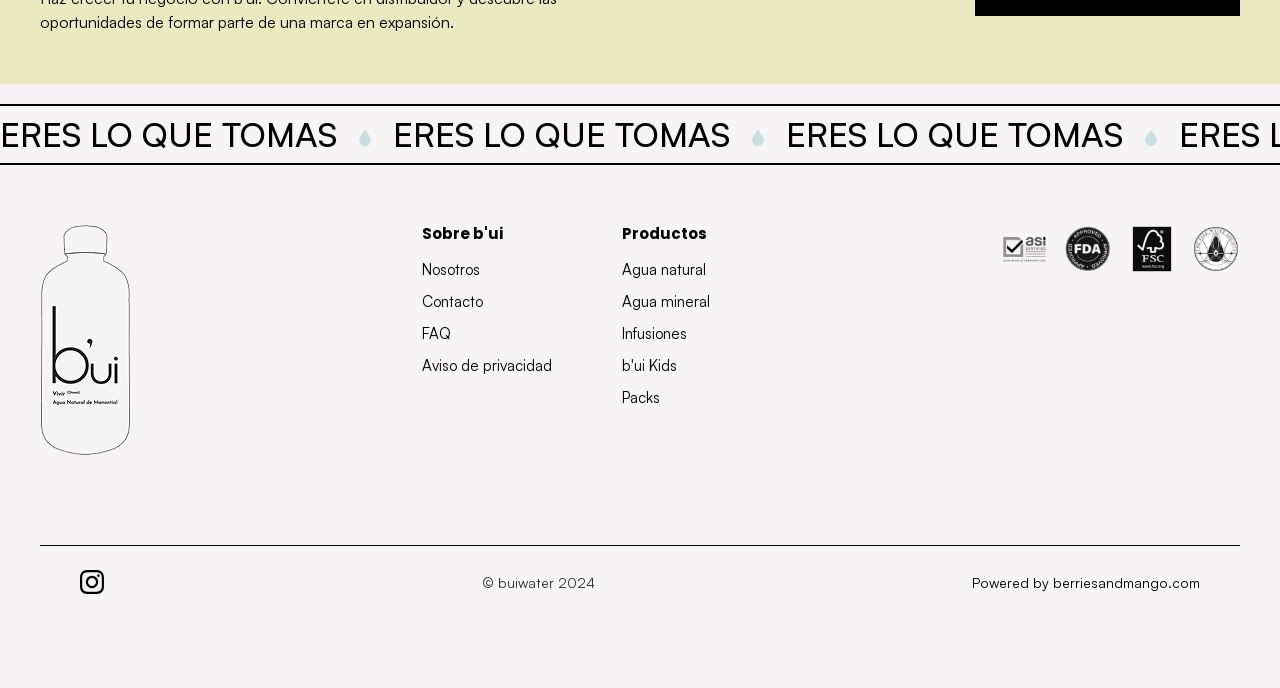
<file: agua-gasificada.html>
<!DOCTYPE html>
<html lang="es">
<head>
    <meta charset="UTF-8">
    <meta name="viewport" content="width=device-width, initial-scale=1.0">
    <title>AGUA DE MANANTIAL GASIFICADA | B'UI</title>

    <meta name="description" content="Agua de manantial gasificada b'ui: la misma pureza que la versión natural, con burbujas ligeras.">
    <meta name="author" content="Rodney Parker">

    <link rel="icon" href="./favicon.ico" sizes="any">
    <link rel="icon" type="image/png" href="./favicon.png" sizes="32x32">
    <link rel="apple-touch-icon" href="./apple-touch-icon.png">
    <link rel="preconnect" href="https://fonts.googleapis.com">
    <link rel="preconnect" href="https://fonts.gstatic.com" crossorigin>
    <link rel="stylesheet" href="https://fonts.googleapis.com/css2?family=Josefin+Sans:wght@400;500;600;700&family=Poppins:wght@400;500;600;700&family=Homemade+Apple&display=swap">
    <link rel="stylesheet" href="styles.css?v=20261105a">
    <script src="assets/scripts/index.js" defer></script>
    <script src="assets/scripts/preload-media.js" defer></script>
    <script src="assets/scripts/reveal.js" defer></script>
    <script src="assets/scripts/forms.js" defer></script>
    <script src="assets/scripts/product-page.js" defer></script>
</head>
<body data-product="agua-gasificada">
    <header class="header">
        <div class="header__content">
            <div class="header__left">
                <a href="index.html"><img src="assets/images/logo.png" alt="BUI Logo" class="header__logo"></a>
            </div>
            <nav class="header__nav">
                <ul class="header__nav-list">
                    <li class="header__nav-item"><a href="sobre-bui.html" class="header__nav-link">Nosotros</a></li>
                    <li class="header__nav-item header__nav-item--dropdown">
                        <button type="button" class="header__nav-link header__nav-link--dropdown" aria-expanded="false" aria-haspopup="true" aria-controls="productos-submenu">
                            Productos
                            <span class="header__nav-caret" aria-hidden="true"></span>
                        </button>
                        <ul class="header__submenu" id="productos-submenu">
                            <li class="header__submenu-item">
                                <a href="agua-natural.html" class="header__submenu-link">Agua natural</a>
                            </li>
                            <li class="header__submenu-item">
                                <a href="agua-gasificada.html" class="header__submenu-link">Agua gasificada</a>
                            </li>
                            <li class="header__submenu-item">
                                <a href="infusiones.html" class="header__submenu-link">Infusiones</a>
                            </li>
                            <li class="header__submenu-item">
                                <a href="kids.html" class="header__submenu-link">b'ui Kids</a>
                            </li>
                            <li class="header__submenu-item">
                                <a href="packs.html" class="header__submenu-link">Packs</a>
                            </li>
                        </ul>
                    </li>
                    <li class="header__nav-item"><a href="contacto.html" class="header__nav-link">Contacto</a></li>
                </ul>
                <button class="header__hamburger" aria-label="Toggle menu">
                    <span class="header__hamburger-line"></span>
                    <span class="header__hamburger-line"></span>
                    <span class="header__hamburger-line"></span>
                </button>
            </nav>
            <div class="header__right">
                <button class="header__language-switcher">
                    <span class="header__flag">🇪🇸</span>
                    <span class="header__lang-text">ESP</span>
                </button>
            </div>
        </div>
    </header>

    <section class="producto-hero producto-hero--equal">
        <div class="producto-hero__panel">
            <img src="assets/images/agua-gasificada-hero-1.jpg" alt="Burbujas de agua gasificada b'ui" class="producto-hero__image" fetchpriority="high" decoding="async">
        </div>
        <div class="producto-hero__panel producto-hero__panel--right">
            <img src="assets/images/agua-gasificada-hero-2.jpg" alt="Botella b'ui agua gasificada sobre roca" class="producto-hero__image">
        </div>
    </section>

    <div class="producto-titlebar">
        <h1 class="producto-titlebar__title">Agua de Manantial Gasificada</h1>
    </div>

    <!-- Tabs only rendered when product has 2+ presentaciones in JSON -->
    <div class="producto-tabs" role="tablist" aria-label="Presentaciones" hidden></div>

    <section class="producto-presentacion" data-product="agua-gasificada">
        <div class="producto-presentacion__media">
            <div class="producto-presentacion__circle" aria-hidden="true"></div>
            <img src="assets/images/agua-gasificada.png" alt="Botella b'ui agua gasificada" class="producto-presentacion__image">
        </div>
        <div class="producto-presentacion__content">
            <h2 class="producto-presentacion__title">Presentación<br>Vidrio</h2>
            <div data-presentacion-paragraphs>
                <p class="producto-presentacion__paragraph">b'ui gasificada tiene la misma pureza que la versión natural pero con burbujas ligeras que hacen de la experiencia de beberla algo diferente.</p>
            </div>
            <div class="producto-presentacion__specs" data-presentacion-specs>
                <div>
                    <p class="producto-presentacion__spec-label">Envase</p>
                    <p class="producto-presentacion__spec-value">Vidrio</p>
                </div>
                <div>
                    <p class="producto-presentacion__spec-label">Balance</p>
                    <p class="producto-presentacion__spec-value">Gasificada sin calorías</p>
                </div>
                <div>
                    <p class="producto-presentacion__spec-label">Presentaciones</p>
                    <p class="producto-presentacion__spec-value">290ml<br>473ml<br>946ml</p>
                </div>
                <div>
                    <p class="producto-presentacion__spec-label">Temperatura</p>
                    <p class="producto-presentacion__spec-value">14°C</p>
                </div>
            </div>
            <p class="producto-presentacion__note">60% del vidrio es reciclado</p>
        </div>
    </section>

    <section class="producto-encuentra">
        <h2 class="producto-encuentra__title">Encuentra <span class="bui-lowercase">b'ui</span> en</h2>
        <div class="producto-encuentra__logos">
            </div>
    </section>

    <section class="distribuidor">
        <div class="distribuidor__content">
            <div class="distribuidor__text">
                <h2 class="distribuidor__title">SÉ DISTRIBUIDOR DE b'ui</h2>
                <p class="distribuidor__subtitle">Haz crecer tu negocio con b'ui. Conviértete en distribuidor y descubre las oportunidades de formar parte de una marca en expansión.</p>
            </div>
            <button type="button" class="distribuidor__button" data-open-distribuidor>COMENZAR MI REGISTRO</button>
        </div>
    </section>

    <div class="distribuidor-panel" id="distribuidorPanel" aria-hidden="true">
        <div class="distribuidor-panel__backdrop" data-close-distribuidor></div>
        <div class="distribuidor-panel__sheet" role="dialog" aria-modal="true">
            <button type="button" class="distribuidor-panel__close" data-close-distribuidor aria-label="Cerrar">
                <svg width="24" height="24" viewBox="0 0 24 24" fill="none" aria-hidden="true">
                    <path d="M6 6l12 12M18 6L6 18" stroke="currentColor" stroke-width="1.5" stroke-linecap="round"/>
                </svg>
            </button>
            <section class="sobre-distribuidor" id="contacto">
                <div class="sobre-distribuidor__content">
                    <div class="sobre-distribuidor__text">
                        <p class="sobre-distribuidor__paragraph">Envía este formulario y un miembro de nuestro equipo te contactará.</p>
                    </div>
                    <form class="sobre-distribuidor__form" data-form-type="distribuidor" action="/api/contact" method="POST">
                        <div class="sobre-distribuidor__field sobre-distribuidor__field--trap" aria-hidden="true">
                            <label for="distribuidorWebsite">No llenar</label>
                            <input type="text" id="distribuidorWebsite" name="website" tabindex="-1" autocomplete="off">
                        </div>
                        <div class="sobre-distribuidor__form-grid">
                            <div class="sobre-distribuidor__field">
                                <input type="text" placeholder="Nombre" name="nombre" required>
                            </div>
                            <div class="sobre-distribuidor__field">
                                <input type="text" placeholder="Apellido" name="apellido">
                            </div>
                            <div class="sobre-distribuidor__field">
                                <input type="tel" placeholder="Teléfono" name="telefono">
                            </div>
                            <div class="sobre-distribuidor__field">
                                <input type="email" placeholder="Correo Electrónico" name="correo" required>
                            </div>
                            <div class="sobre-distribuidor__field sobre-distribuidor__field--full">
                                <input type="text" placeholder="Nombre de tu empresa" name="empresa">
                            </div>
                            <div class="sobre-distribuidor__field sobre-distribuidor__field--full">
                                <textarea placeholder="Mensaje" name="mensaje" rows="1"></textarea>
                            </div>
                        </div>
                        <button type="submit" class="sobre-distribuidor__submit">ENVIAR</button>
                        <p class="sobre-distribuidor__status" role="status" aria-live="polite"></p>
                    </form>
                </div>
            </section>
        </div>
    </div>

    <section class="marquee">
        <div class="marquee__content">
            <span class="marquee__text">ERES LO QUE TOMAS<span class="marquee__sep"><svg class="marquee__drop" viewBox="0 0 24 24" aria-hidden="true" focusable="false"><path d="M12 2C12 2 5 10.5 5 15a7 7 0 0 0 14 0C19 10.5 12 2 12 2z"/></svg></span>ERES LO QUE TOMAS<span class="marquee__sep"><svg class="marquee__drop" viewBox="0 0 24 24" aria-hidden="true" focusable="false"><path d="M12 2C12 2 5 10.5 5 15a7 7 0 0 0 14 0C19 10.5 12 2 12 2z"/></svg></span>ERES LO QUE TOMAS<span class="marquee__sep"><svg class="marquee__drop" viewBox="0 0 24 24" aria-hidden="true" focusable="false"><path d="M12 2C12 2 5 10.5 5 15a7 7 0 0 0 14 0C19 10.5 12 2 12 2z"/></svg></span>ERES LO QUE TOMAS<span class="marquee__sep"><svg class="marquee__drop" viewBox="0 0 24 24" aria-hidden="true" focusable="false"><path d="M12 2C12 2 5 10.5 5 15a7 7 0 0 0 14 0C19 10.5 12 2 12 2z"/></svg></span>ERES LO QUE TOMAS<span class="marquee__sep"><svg class="marquee__drop" viewBox="0 0 24 24" aria-hidden="true" focusable="false"><path d="M12 2C12 2 5 10.5 5 15a7 7 0 0 0 14 0C19 10.5 12 2 12 2z"/></svg></span>ERES LO QUE TOMAS<span class="marquee__sep"><svg class="marquee__drop" viewBox="0 0 24 24" aria-hidden="true" focusable="false"><path d="M12 2C12 2 5 10.5 5 15a7 7 0 0 0 14 0C19 10.5 12 2 12 2z"/></svg></span></span>
            <span class="marquee__text">ERES LO QUE TOMAS<span class="marquee__sep"><svg class="marquee__drop" viewBox="0 0 24 24" aria-hidden="true" focusable="false"><path d="M12 2C12 2 5 10.5 5 15a7 7 0 0 0 14 0C19 10.5 12 2 12 2z"/></svg></span>ERES LO QUE TOMAS<span class="marquee__sep"><svg class="marquee__drop" viewBox="0 0 24 24" aria-hidden="true" focusable="false"><path d="M12 2C12 2 5 10.5 5 15a7 7 0 0 0 14 0C19 10.5 12 2 12 2z"/></svg></span>ERES LO QUE TOMAS<span class="marquee__sep"><svg class="marquee__drop" viewBox="0 0 24 24" aria-hidden="true" focusable="false"><path d="M12 2C12 2 5 10.5 5 15a7 7 0 0 0 14 0C19 10.5 12 2 12 2z"/></svg></span>ERES LO QUE TOMAS<span class="marquee__sep"><svg class="marquee__drop" viewBox="0 0 24 24" aria-hidden="true" focusable="false"><path d="M12 2C12 2 5 10.5 5 15a7 7 0 0 0 14 0C19 10.5 12 2 12 2z"/></svg></span>ERES LO QUE TOMAS<span class="marquee__sep"><svg class="marquee__drop" viewBox="0 0 24 24" aria-hidden="true" focusable="false"><path d="M12 2C12 2 5 10.5 5 15a7 7 0 0 0 14 0C19 10.5 12 2 12 2z"/></svg></span>ERES LO QUE TOMAS<span class="marquee__sep"><svg class="marquee__drop" viewBox="0 0 24 24" aria-hidden="true" focusable="false"><path d="M12 2C12 2 5 10.5 5 15a7 7 0 0 0 14 0C19 10.5 12 2 12 2z"/></svg></span></span>
        </div>
    </section>

    <footer class="footer">
        <div class="footer__grid">
            <div class="footer__bottle">
                <a href="index.html" aria-label="Ir al inicio"><img src="assets/images/botella.png" alt="BUI Water Bottle" class="footer__bottle-image"></a>
            </div>

            <div class="footer__nav-container">
                <div class="footer__nav-col">
                    <h4 class="footer__nav-heading">Sobre b'ui</h4>
                    <nav class="footer__nav">
                        <a href="sobre-bui.html" class="footer__nav-link">Nosotros</a>
                        <a href="contacto.html" class="footer__nav-link">Contacto</a>
                        <a href="contacto.html#faq" class="footer__nav-link">FAQ</a>
                        <a href="privacidad.html" class="footer__nav-link">Aviso de privacidad</a>
                    </nav>
                </div>
                <div class="footer__nav-col">
                    <h4 class="footer__nav-heading">Productos</h4>
                    <nav class="footer__nav">
                        <a href="agua-natural.html" class="footer__nav-link">Agua natural</a>
                        <a href="agua-gasificada.html" class="footer__nav-link">Agua mineral</a>
                        <a href="infusiones.html" class="footer__nav-link">Infusiones</a>
                        <a href="kids.html" class="footer__nav-link">b'ui Kids</a>
                        <a href="packs.html" class="footer__nav-link">Packs</a>
                    </nav>
                </div>
            </div>

            <div class="footer__gallery-container">
                <div class="footer__gallery">
                    <img src="assets/images/asi.png" alt="Logotipo ASI" class="footer__gallery-image">
                    <img src="assets/images/fda.png" alt="Logotipo FDA" class="footer__gallery-image">
                    <img src="assets/images/fsc.png" alt="Logotipo FSC" class="footer__gallery-image">
                    <img src="assets/images/fws.png" alt="Logotipo fws" class="footer__gallery-image">
                </div>
            </div>

            <div class="footer__bottom">
                <div class="footer__social">
                    <a href="https://instagram.com/buiwater" class="footer__social-link" aria-label="Instagram">
                        <svg class="footer__social-icon" viewBox="0 0 24 24" fill="currentColor">
                            <path d="M12 2.163c3.204 0 3.584.012 4.85.07 3.252.148 4.771 1.691 4.919 4.919.058 1.265.069 1.645.069 4.849 0 3.205-.012 3.584-.069 4.849-.149 3.225-1.664 4.771-4.919 4.919-1.266.058-1.644.07-4.85.07-3.204 0-3.584-.012-4.849-.07-3.26-.149-4.771-1.699-4.919-4.92-.058-1.265-.07-1.644-.07-4.849 0-3.204.013-3.583.07-4.849.149-3.227 1.664-4.771 4.919-4.919 1.266-.057 1.645-.069 4.849-.069zm0-2.163c-3.259 0-3.667.014-4.947.072-4.358.2-6.78 2.618-6.98 6.98-.059 1.281-.073 1.689-.073 4.948 0 3.259.014 3.668.072 4.948.2 4.358 2.618 6.78 6.98 6.98 1.281.058 1.689.072 4.948.072 3.259 0 3.668-.014 4.948-.072 4.354-.2 6.782-2.618 6.979-6.98.059-1.28.073-1.689.073-4.948 0-3.259-.014-3.667-.072-4.947-.196-4.354-2.617-6.78-6.979-6.98-1.281-.059-1.69-.073-4.949-.073zm0 5.838c-3.403 0-6.162 2.759-6.162 6.162s2.759 6.163 6.162 6.163 6.162-2.759 6.162-6.163c0-3.403-2.759-6.162-6.162-6.162zm0 10.162c-2.209 0-4-1.79-4-4 0-2.209 1.791-4 4-4s4 1.791 4 4c0 2.21-1.791 4-4 4zm6.406-11.845c-.796 0-1.441.645-1.441 1.44s.645 1.44 1.441 1.44c.795 0 1.439-.645 1.439-1.44s-.644-1.44-1.439-1.44z"/>
                        </svg>
                    </a>
                </div>
                <span class="footer__copyright">© buiwater 2024</span>
                <a href="https://berriesandmango.com" class="footer__privacy-link" target="_blank" rel="noopener">Powered by berriesandmango.com</a>
            </div>
        </div>
    </footer>

    <a class="wa-float" href="https://wa.me/525610151213?text=Hola%2C%20me%20gustar%C3%ADa%20recibir%20m%C3%A1s%20informaci%C3%B3n%20sobre%20b%27ui." target="_blank" rel="noopener" aria-label="Escríbenos por WhatsApp">
        <svg class="wa-float__icon" viewBox="0 0 24 24" fill="currentColor" aria-hidden="true"><path d="M17.472 14.382c-.297-.149-1.758-.867-2.03-.967-.273-.099-.471-.148-.67.15-.197.297-.767.966-.94 1.164-.173.199-.347.223-.644.075-.297-.15-1.255-.463-2.39-1.475-.883-.788-1.48-1.761-1.653-2.059-.173-.297-.018-.458.13-.606.134-.133.298-.347.446-.52.149-.174.198-.298.298-.497.099-.198.05-.371-.025-.52-.075-.149-.669-1.612-.916-2.207-.242-.579-.487-.5-.669-.51-.173-.008-.371-.01-.57-.01-.198 0-.52.074-.792.372-.272.297-1.04 1.016-1.04 2.479 0 1.462 1.065 2.875 1.213 3.074.149.198 2.096 3.2 5.077 4.487.709.306 1.262.489 1.694.625.712.227 1.36.195 1.871.118.571-.085 1.758-.719 2.006-1.413.248-.694.248-1.289.173-1.413-.074-.124-.272-.198-.57-.347m-5.421 7.403h-.004a9.87 9.87 0 01-5.031-1.378l-.361-.214-3.741.982.998-3.648-.235-.374a9.86 9.86 0 01-1.51-5.26c.001-5.45 4.436-9.884 9.888-9.884 2.64 0 5.122 1.03 6.988 2.898a9.825 9.825 0 012.893 6.994c-.003 5.45-4.437 9.884-9.885 9.884m8.413-18.297A11.815 11.815 0 0012.05 0C5.495 0 .16 5.335.157 11.892c0 2.096.547 4.142 1.588 5.945L.057 24l6.305-1.654a11.882 11.882 0 005.683 1.448h.005c6.554 0 11.89-5.335 11.893-11.893A11.821 11.821 0 0020.905 3.488"/></svg>
        <span class="wa-float__label">WHATSAPP</span>
    </a>

</body>
</html>
</file>
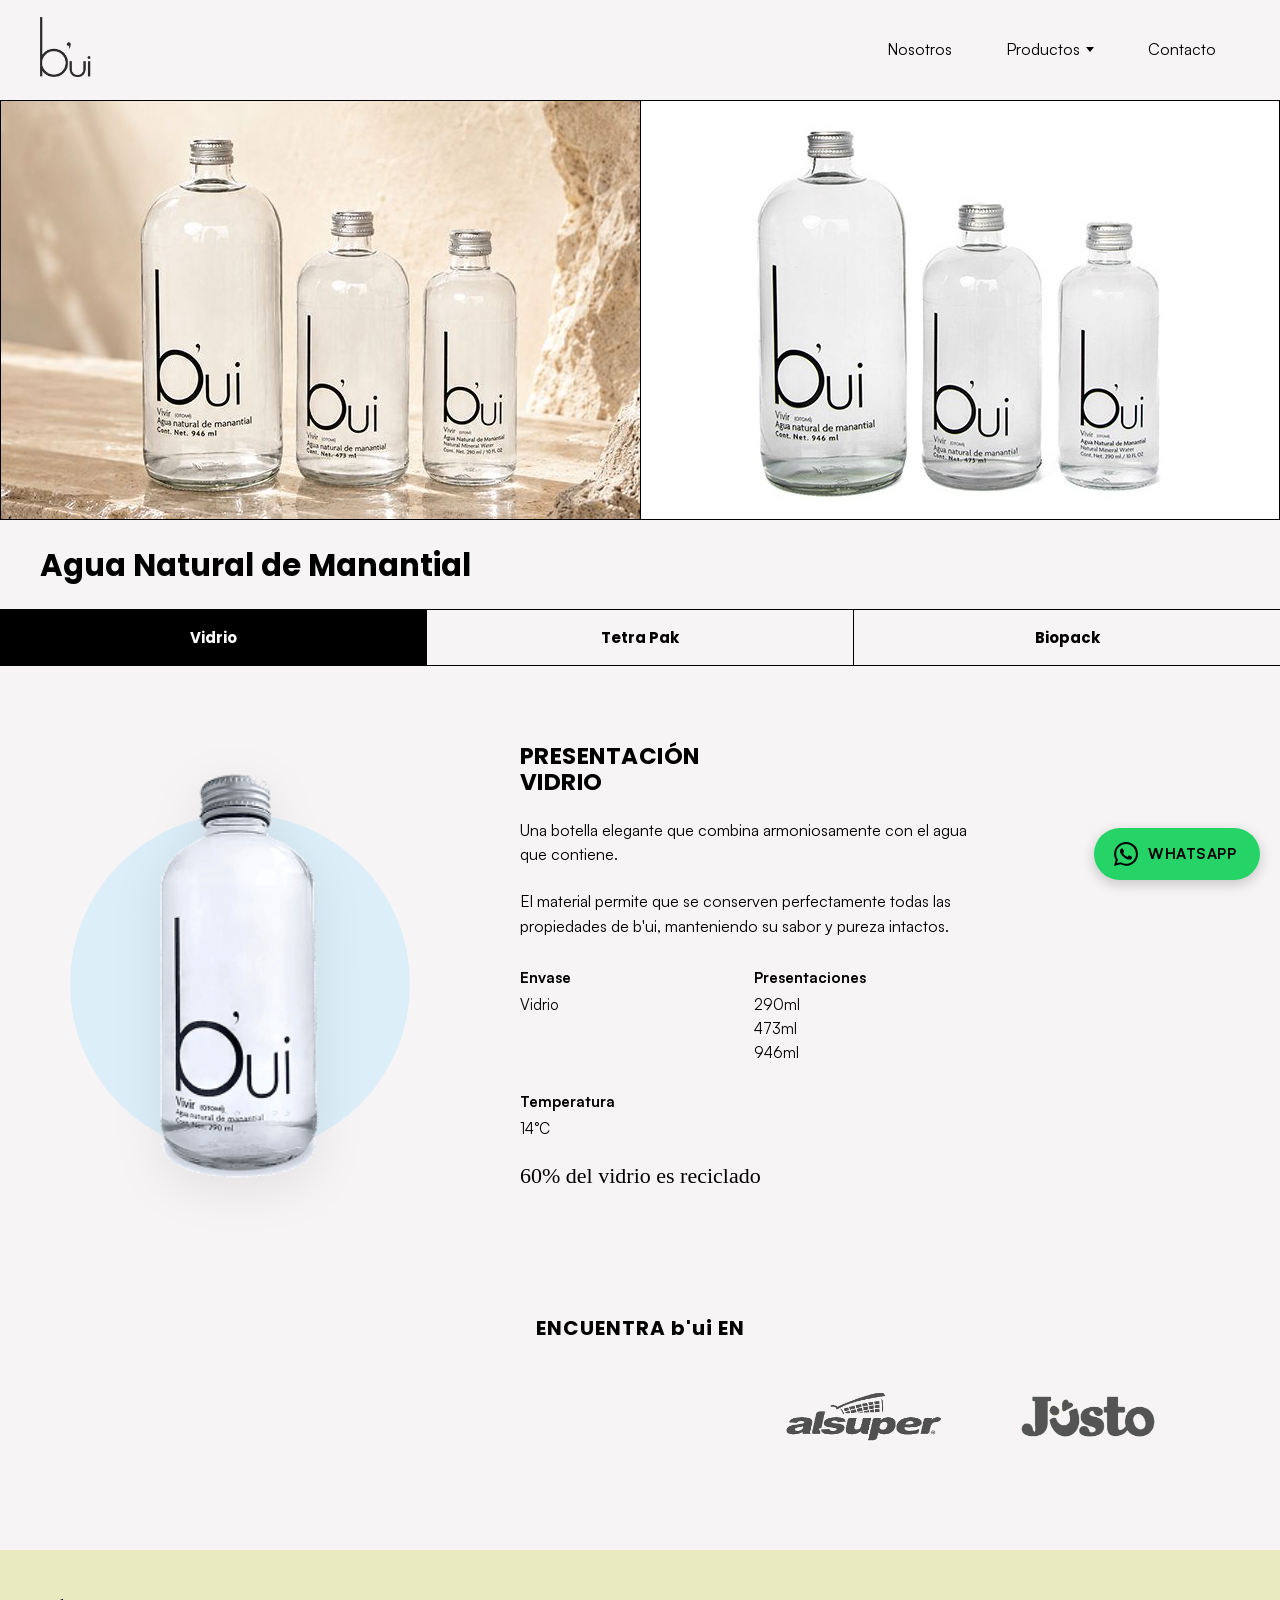
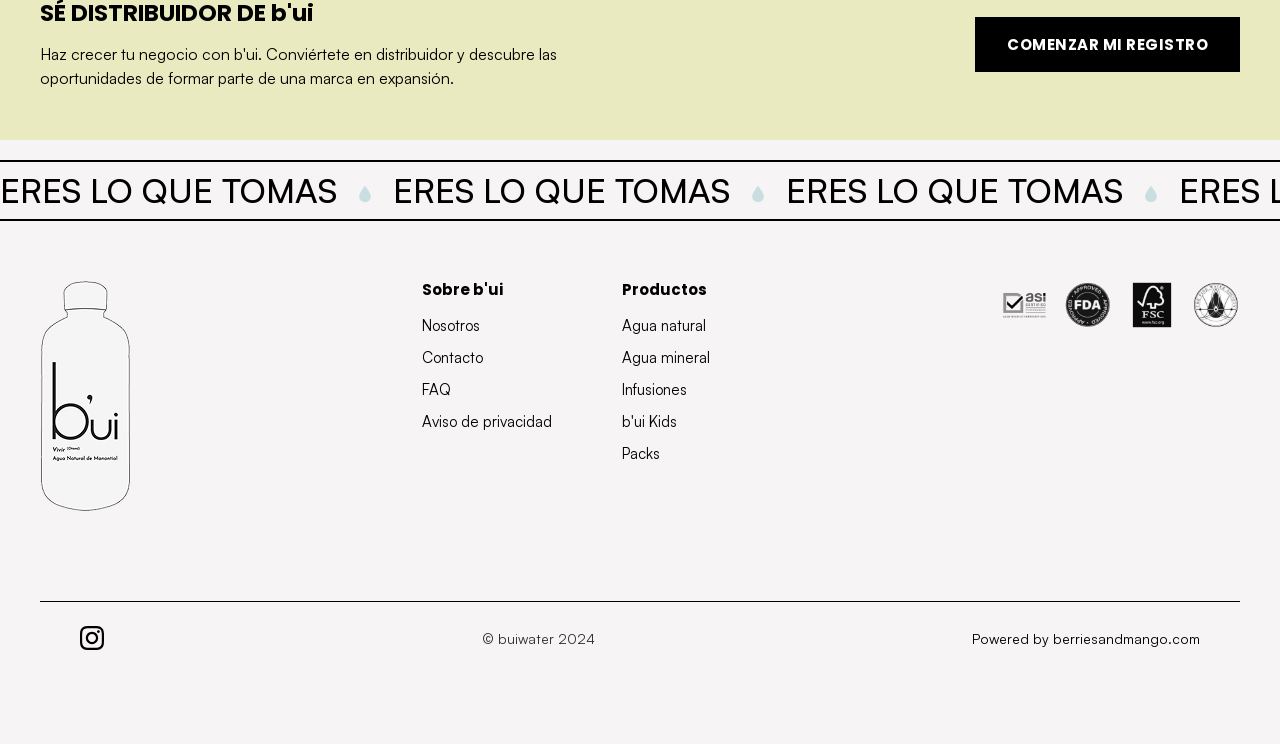
<file: agua-natural.html>
<!DOCTYPE html>
<html lang="es">
<head>
    <meta charset="UTF-8">
    <meta name="viewport" content="width=device-width, initial-scale=1.0">
    <title>AGUA NATURAL DE MANANTIAL | B'UI</title>

    <meta name="description" content="Agua natural de manantial b'ui: pureza sin intervención, extraída de manantiales profundos y embotellada en vidrio.">
    <meta name="author" content="Rodney Parker">

    <link rel="icon" href="./favicon.ico" sizes="any">
    <link rel="icon" type="image/png" href="./favicon.png" sizes="32x32">
    <link rel="apple-touch-icon" href="./apple-touch-icon.png">
    <link rel="preconnect" href="https://fonts.googleapis.com">
    <link rel="preconnect" href="https://fonts.gstatic.com" crossorigin>
    <link rel="stylesheet" href="https://fonts.googleapis.com/css2?family=Josefin+Sans:wght@400;500;600;700&family=Poppins:wght@400;500;600;700&family=Homemade+Apple&display=swap">
    <link rel="stylesheet" href="styles.css?v=20261105a">
    <script src="assets/scripts/index.js" defer></script>
    <script src="assets/scripts/preload-media.js" defer></script>
    <script src="assets/scripts/reveal.js" defer></script>
    <script src="assets/scripts/forms.js" defer></script>
    <script src="assets/scripts/product-page.js" defer></script>
</head>
<body data-product="agua-natural">
    <header class="header">
        <div class="header__content">
            <div class="header__left">
                <a href="index.html"><img src="assets/images/logo.png" alt="BUI Logo" class="header__logo"></a>
            </div>
            <nav class="header__nav">
                <ul class="header__nav-list">
                    <li class="header__nav-item"><a href="sobre-bui.html" class="header__nav-link">Nosotros</a></li>
                    <li class="header__nav-item header__nav-item--dropdown">
                        <button type="button" class="header__nav-link header__nav-link--dropdown" aria-expanded="false" aria-haspopup="true" aria-controls="productos-submenu">
                            Productos
                            <span class="header__nav-caret" aria-hidden="true"></span>
                        </button>
                        <ul class="header__submenu" id="productos-submenu">
                            <li class="header__submenu-item">
                                <a href="agua-natural.html" class="header__submenu-link">Agua natural</a>
                            </li>
                            <li class="header__submenu-item">
                                <a href="agua-gasificada.html" class="header__submenu-link">Agua gasificada</a>
                            </li>
                            <li class="header__submenu-item">
                                <a href="infusiones.html" class="header__submenu-link">Infusiones</a>
                            </li>
                            <li class="header__submenu-item">
                                <a href="kids.html" class="header__submenu-link">b'ui Kids</a>
                            </li>
                            <li class="header__submenu-item">
                                <a href="packs.html" class="header__submenu-link">Packs</a>
                            </li>
                        </ul>
                    </li>
                    <li class="header__nav-item"><a href="contacto.html" class="header__nav-link">Contacto</a></li>
                </ul>
                <button class="header__hamburger" aria-label="Toggle menu">
                    <span class="header__hamburger-line"></span>
                    <span class="header__hamburger-line"></span>
                    <span class="header__hamburger-line"></span>
                </button>
            </nav>
            <div class="header__right">
                <button class="header__language-switcher">
                    <span class="header__flag">🇪🇸</span>
                    <span class="header__lang-text">ESP</span>
                </button>
            </div>
        </div>
    </header>

    <section class="producto-hero producto-hero--equal">
        <div class="producto-hero__panel">
            <img
                src="assets/images/agua-natural-hero-1.jpg"
                alt="Botellas b'ui agua natural sobre mármol"
                class="producto-hero__image"
                fetchpriority="high"
                decoding="async"
            >
        </div>
        <div class="producto-hero__panel producto-hero__panel--right">
            <img
                src="assets/images/agua-natural-hero-2.jpg"
                alt="Botella b'ui agua natural de 946ml"
                class="producto-hero__image"
            >
        </div>
    </section>

    <div class="producto-titlebar">
        <h1 class="producto-titlebar__title">Agua Natural de Manantial</h1>
    </div>

    <!-- Tabs + presentation body filled from assets/product-presentations.json -->
    <div class="producto-tabs" role="tablist" aria-label="Presentaciones"></div>

    <section class="producto-presentacion" data-product="agua-natural">
        <div class="producto-presentacion__media">
            <div class="producto-presentacion__circle" aria-hidden="true"></div>
            <img src="assets/images/agua-natural.png" alt="Botella b'ui agua natural" class="producto-presentacion__image">
        </div>
        <div class="producto-presentacion__content">
            <h2 class="producto-presentacion__title">Presentación<br>Vidrio</h2>
            <div data-presentacion-paragraphs>
                <p class="producto-presentacion__paragraph">Una botella elegante que combina armoniosamente con el agua que contiene.</p>
                <p class="producto-presentacion__paragraph">El material permite que se conserven perfectamente todas las propiedades de b'ui, manteniendo su sabor y pureza intactos.</p>
            </div>
            <div class="producto-presentacion__specs" data-presentacion-specs>
                <div>
                    <p class="producto-presentacion__spec-label">Envase</p>
                    <p class="producto-presentacion__spec-value">Vidrio</p>
                </div>
                <div>
                    <p class="producto-presentacion__spec-label">Presentaciones</p>
                    <p class="producto-presentacion__spec-value">290ml<br>473ml<br>946ml</p>
                </div>
                <div>
                    <p class="producto-presentacion__spec-label">Temperatura</p>
                    <p class="producto-presentacion__spec-value">14°C</p>
                </div>
            </div>
            <p class="producto-presentacion__note">60% del vidrio es reciclado</p>
        </div>
    </section>

    <section class="producto-encuentra">
        <h2 class="producto-encuentra__title">Encuentra <span class="bui-lowercase">b'ui</span> en</h2>
        <div class="producto-encuentra__logos">
            </div>
    </section>

    <section class="distribuidor">
        <div class="distribuidor__content">
            <div class="distribuidor__text">
                <h2 class="distribuidor__title">SÉ DISTRIBUIDOR DE b'ui</h2>
                <p class="distribuidor__subtitle">Haz crecer tu negocio con b'ui. Conviértete en distribuidor y descubre las oportunidades de formar parte de una marca en expansión.</p>
            </div>
            <button type="button" class="distribuidor__button" data-open-distribuidor>COMENZAR MI REGISTRO</button>
        </div>
    </section>

    <div class="distribuidor-panel" id="distribuidorPanel" aria-hidden="true">
        <div class="distribuidor-panel__backdrop" data-close-distribuidor></div>
        <div class="distribuidor-panel__sheet" role="dialog" aria-modal="true">
            <button type="button" class="distribuidor-panel__close" data-close-distribuidor aria-label="Cerrar">
                <svg width="24" height="24" viewBox="0 0 24 24" fill="none" aria-hidden="true">
                    <path d="M6 6l12 12M18 6L6 18" stroke="currentColor" stroke-width="1.5" stroke-linecap="round"/>
                </svg>
            </button>
            <section class="sobre-distribuidor" id="contacto">
                <div class="sobre-distribuidor__content">
                    <div class="sobre-distribuidor__text">
                        <p class="sobre-distribuidor__paragraph">Envía este formulario y un miembro de nuestro equipo te contactará.</p>
                    </div>
                    <form class="sobre-distribuidor__form" data-form-type="distribuidor" action="/api/contact" method="POST">
                        <div class="sobre-distribuidor__field sobre-distribuidor__field--trap" aria-hidden="true">
                            <label for="distribuidorWebsite">No llenar</label>
                            <input type="text" id="distribuidorWebsite" name="website" tabindex="-1" autocomplete="off">
                        </div>
                        <div class="sobre-distribuidor__form-grid">
                            <div class="sobre-distribuidor__field">
                                <input type="text" placeholder="Nombre" name="nombre" required>
                            </div>
                            <div class="sobre-distribuidor__field">
                                <input type="text" placeholder="Apellido" name="apellido">
                            </div>
                            <div class="sobre-distribuidor__field">
                                <input type="tel" placeholder="Teléfono" name="telefono">
                            </div>
                            <div class="sobre-distribuidor__field">
                                <input type="email" placeholder="Correo Electrónico" name="correo" required>
                            </div>
                            <div class="sobre-distribuidor__field sobre-distribuidor__field--full">
                                <input type="text" placeholder="Nombre de tu empresa" name="empresa">
                            </div>
                            <div class="sobre-distribuidor__field sobre-distribuidor__field--full">
                                <textarea placeholder="Mensaje" name="mensaje" rows="1"></textarea>
                            </div>
                        </div>
                        <button type="submit" class="sobre-distribuidor__submit">ENVIAR</button>
                        <p class="sobre-distribuidor__status" role="status" aria-live="polite"></p>
                    </form>
                </div>
            </section>
        </div>
    </div>

    <section class="marquee">
        <div class="marquee__content">
            <span class="marquee__text">ERES LO QUE TOMAS<span class="marquee__sep"><svg class="marquee__drop" viewBox="0 0 24 24" aria-hidden="true" focusable="false"><path d="M12 2C12 2 5 10.5 5 15a7 7 0 0 0 14 0C19 10.5 12 2 12 2z"/></svg></span>ERES LO QUE TOMAS<span class="marquee__sep"><svg class="marquee__drop" viewBox="0 0 24 24" aria-hidden="true" focusable="false"><path d="M12 2C12 2 5 10.5 5 15a7 7 0 0 0 14 0C19 10.5 12 2 12 2z"/></svg></span>ERES LO QUE TOMAS<span class="marquee__sep"><svg class="marquee__drop" viewBox="0 0 24 24" aria-hidden="true" focusable="false"><path d="M12 2C12 2 5 10.5 5 15a7 7 0 0 0 14 0C19 10.5 12 2 12 2z"/></svg></span>ERES LO QUE TOMAS<span class="marquee__sep"><svg class="marquee__drop" viewBox="0 0 24 24" aria-hidden="true" focusable="false"><path d="M12 2C12 2 5 10.5 5 15a7 7 0 0 0 14 0C19 10.5 12 2 12 2z"/></svg></span>ERES LO QUE TOMAS<span class="marquee__sep"><svg class="marquee__drop" viewBox="0 0 24 24" aria-hidden="true" focusable="false"><path d="M12 2C12 2 5 10.5 5 15a7 7 0 0 0 14 0C19 10.5 12 2 12 2z"/></svg></span>ERES LO QUE TOMAS<span class="marquee__sep"><svg class="marquee__drop" viewBox="0 0 24 24" aria-hidden="true" focusable="false"><path d="M12 2C12 2 5 10.5 5 15a7 7 0 0 0 14 0C19 10.5 12 2 12 2z"/></svg></span></span>
            <span class="marquee__text">ERES LO QUE TOMAS<span class="marquee__sep"><svg class="marquee__drop" viewBox="0 0 24 24" aria-hidden="true" focusable="false"><path d="M12 2C12 2 5 10.5 5 15a7 7 0 0 0 14 0C19 10.5 12 2 12 2z"/></svg></span>ERES LO QUE TOMAS<span class="marquee__sep"><svg class="marquee__drop" viewBox="0 0 24 24" aria-hidden="true" focusable="false"><path d="M12 2C12 2 5 10.5 5 15a7 7 0 0 0 14 0C19 10.5 12 2 12 2z"/></svg></span>ERES LO QUE TOMAS<span class="marquee__sep"><svg class="marquee__drop" viewBox="0 0 24 24" aria-hidden="true" focusable="false"><path d="M12 2C12 2 5 10.5 5 15a7 7 0 0 0 14 0C19 10.5 12 2 12 2z"/></svg></span>ERES LO QUE TOMAS<span class="marquee__sep"><svg class="marquee__drop" viewBox="0 0 24 24" aria-hidden="true" focusable="false"><path d="M12 2C12 2 5 10.5 5 15a7 7 0 0 0 14 0C19 10.5 12 2 12 2z"/></svg></span>ERES LO QUE TOMAS<span class="marquee__sep"><svg class="marquee__drop" viewBox="0 0 24 24" aria-hidden="true" focusable="false"><path d="M12 2C12 2 5 10.5 5 15a7 7 0 0 0 14 0C19 10.5 12 2 12 2z"/></svg></span>ERES LO QUE TOMAS<span class="marquee__sep"><svg class="marquee__drop" viewBox="0 0 24 24" aria-hidden="true" focusable="false"><path d="M12 2C12 2 5 10.5 5 15a7 7 0 0 0 14 0C19 10.5 12 2 12 2z"/></svg></span></span>
        </div>
    </section>

    <footer class="footer">
        <div class="footer__grid">
            <div class="footer__bottle">
                <a href="index.html" aria-label="Ir al inicio"><img src="assets/images/botella.png" alt="BUI Water Bottle" class="footer__bottle-image"></a>
            </div>

            <div class="footer__nav-container">
                <div class="footer__nav-col">
                    <h4 class="footer__nav-heading">Sobre b'ui</h4>
                    <nav class="footer__nav">
                        <a href="sobre-bui.html" class="footer__nav-link">Nosotros</a>
                        <a href="contacto.html" class="footer__nav-link">Contacto</a>
                        <a href="contacto.html#faq" class="footer__nav-link">FAQ</a>
                        <a href="privacidad.html" class="footer__nav-link">Aviso de privacidad</a>
                    </nav>
                </div>
                <div class="footer__nav-col">
                    <h4 class="footer__nav-heading">Productos</h4>
                    <nav class="footer__nav">
                        <a href="agua-natural.html" class="footer__nav-link">Agua natural</a>
                        <a href="agua-gasificada.html" class="footer__nav-link">Agua mineral</a>
                        <a href="infusiones.html" class="footer__nav-link">Infusiones</a>
                        <a href="kids.html" class="footer__nav-link">b'ui Kids</a>
                        <a href="packs.html" class="footer__nav-link">Packs</a>
                    </nav>
                </div>
            </div>

            <div class="footer__gallery-container">
                <div class="footer__gallery">
                    <img src="assets/images/asi.png" alt="Logotipo ASI" class="footer__gallery-image">
                    <img src="assets/images/fda.png" alt="Logotipo FDA" class="footer__gallery-image">
                    <img src="assets/images/fsc.png" alt="Logotipo FSC" class="footer__gallery-image">
                    <img src="assets/images/fws.png" alt="Logotipo fws" class="footer__gallery-image">
                </div>
            </div>

            <div class="footer__bottom">
                <div class="footer__social">
                    <a href="https://instagram.com/buiwater" class="footer__social-link" aria-label="Instagram">
                        <svg class="footer__social-icon" viewBox="0 0 24 24" fill="currentColor">
                            <path d="M12 2.163c3.204 0 3.584.012 4.85.07 3.252.148 4.771 1.691 4.919 4.919.058 1.265.069 1.645.069 4.849 0 3.205-.012 3.584-.069 4.849-.149 3.225-1.664 4.771-4.919 4.919-1.266.058-1.644.07-4.85.07-3.204 0-3.584-.012-4.849-.07-3.26-.149-4.771-1.699-4.919-4.92-.058-1.265-.07-1.644-.07-4.849 0-3.204.013-3.583.07-4.849.149-3.227 1.664-4.771 4.919-4.919 1.266-.057 1.645-.069 4.849-.069zm0-2.163c-3.259 0-3.667.014-4.947.072-4.358.2-6.78 2.618-6.98 6.98-.059 1.281-.073 1.689-.073 4.948 0 3.259.014 3.668.072 4.948.2 4.358 2.618 6.78 6.98 6.98 1.281.058 1.689.072 4.948.072 3.259 0 3.668-.014 4.948-.072 4.354-.2 6.782-2.618 6.979-6.98.059-1.28.073-1.689.073-4.948 0-3.259-.014-3.667-.072-4.947-.196-4.354-2.617-6.78-6.979-6.98-1.281-.059-1.69-.073-4.949-.073zm0 5.838c-3.403 0-6.162 2.759-6.162 6.162s2.759 6.163 6.162 6.163 6.162-2.759 6.162-6.163c0-3.403-2.759-6.162-6.162-6.162zm0 10.162c-2.209 0-4-1.79-4-4 0-2.209 1.791-4 4-4s4 1.791 4 4c0 2.21-1.791 4-4 4zm6.406-11.845c-.796 0-1.441.645-1.441 1.44s.645 1.44 1.441 1.44c.795 0 1.439-.645 1.439-1.44s-.644-1.44-1.439-1.44z"/>
                        </svg>
                    </a>
                </div>
                <span class="footer__copyright">© buiwater 2024</span>
                <a href="https://berriesandmango.com" class="footer__privacy-link" target="_blank" rel="noopener">Powered by berriesandmango.com</a>
            </div>
        </div>
    </footer>

    <a class="wa-float" href="https://wa.me/525610151213?text=Hola%2C%20me%20gustar%C3%ADa%20recibir%20m%C3%A1s%20informaci%C3%B3n%20sobre%20b%27ui." target="_blank" rel="noopener" aria-label="Escríbenos por WhatsApp">
        <svg class="wa-float__icon" viewBox="0 0 24 24" fill="currentColor" aria-hidden="true"><path d="M17.472 14.382c-.297-.149-1.758-.867-2.03-.967-.273-.099-.471-.148-.67.15-.197.297-.767.966-.94 1.164-.173.199-.347.223-.644.075-.297-.15-1.255-.463-2.39-1.475-.883-.788-1.48-1.761-1.653-2.059-.173-.297-.018-.458.13-.606.134-.133.298-.347.446-.52.149-.174.198-.298.298-.497.099-.198.05-.371-.025-.52-.075-.149-.669-1.612-.916-2.207-.242-.579-.487-.5-.669-.51-.173-.008-.371-.01-.57-.01-.198 0-.52.074-.792.372-.272.297-1.04 1.016-1.04 2.479 0 1.462 1.065 2.875 1.213 3.074.149.198 2.096 3.2 5.077 4.487.709.306 1.262.489 1.694.625.712.227 1.36.195 1.871.118.571-.085 1.758-.719 2.006-1.413.248-.694.248-1.289.173-1.413-.074-.124-.272-.198-.57-.347m-5.421 7.403h-.004a9.87 9.87 0 01-5.031-1.378l-.361-.214-3.741.982.998-3.648-.235-.374a9.86 9.86 0 01-1.51-5.26c.001-5.45 4.436-9.884 9.888-9.884 2.64 0 5.122 1.03 6.988 2.898a9.825 9.825 0 012.893 6.994c-.003 5.45-4.437 9.884-9.885 9.884m8.413-18.297A11.815 11.815 0 0012.05 0C5.495 0 .16 5.335.157 11.892c0 2.096.547 4.142 1.588 5.945L.057 24l6.305-1.654a11.882 11.882 0 005.683 1.448h.005c6.554 0 11.89-5.335 11.893-11.893A11.821 11.821 0 0020.905 3.488"/></svg>
        <span class="wa-float__label">WHATSAPP</span>
    </a>

</body>
</html>
</file>
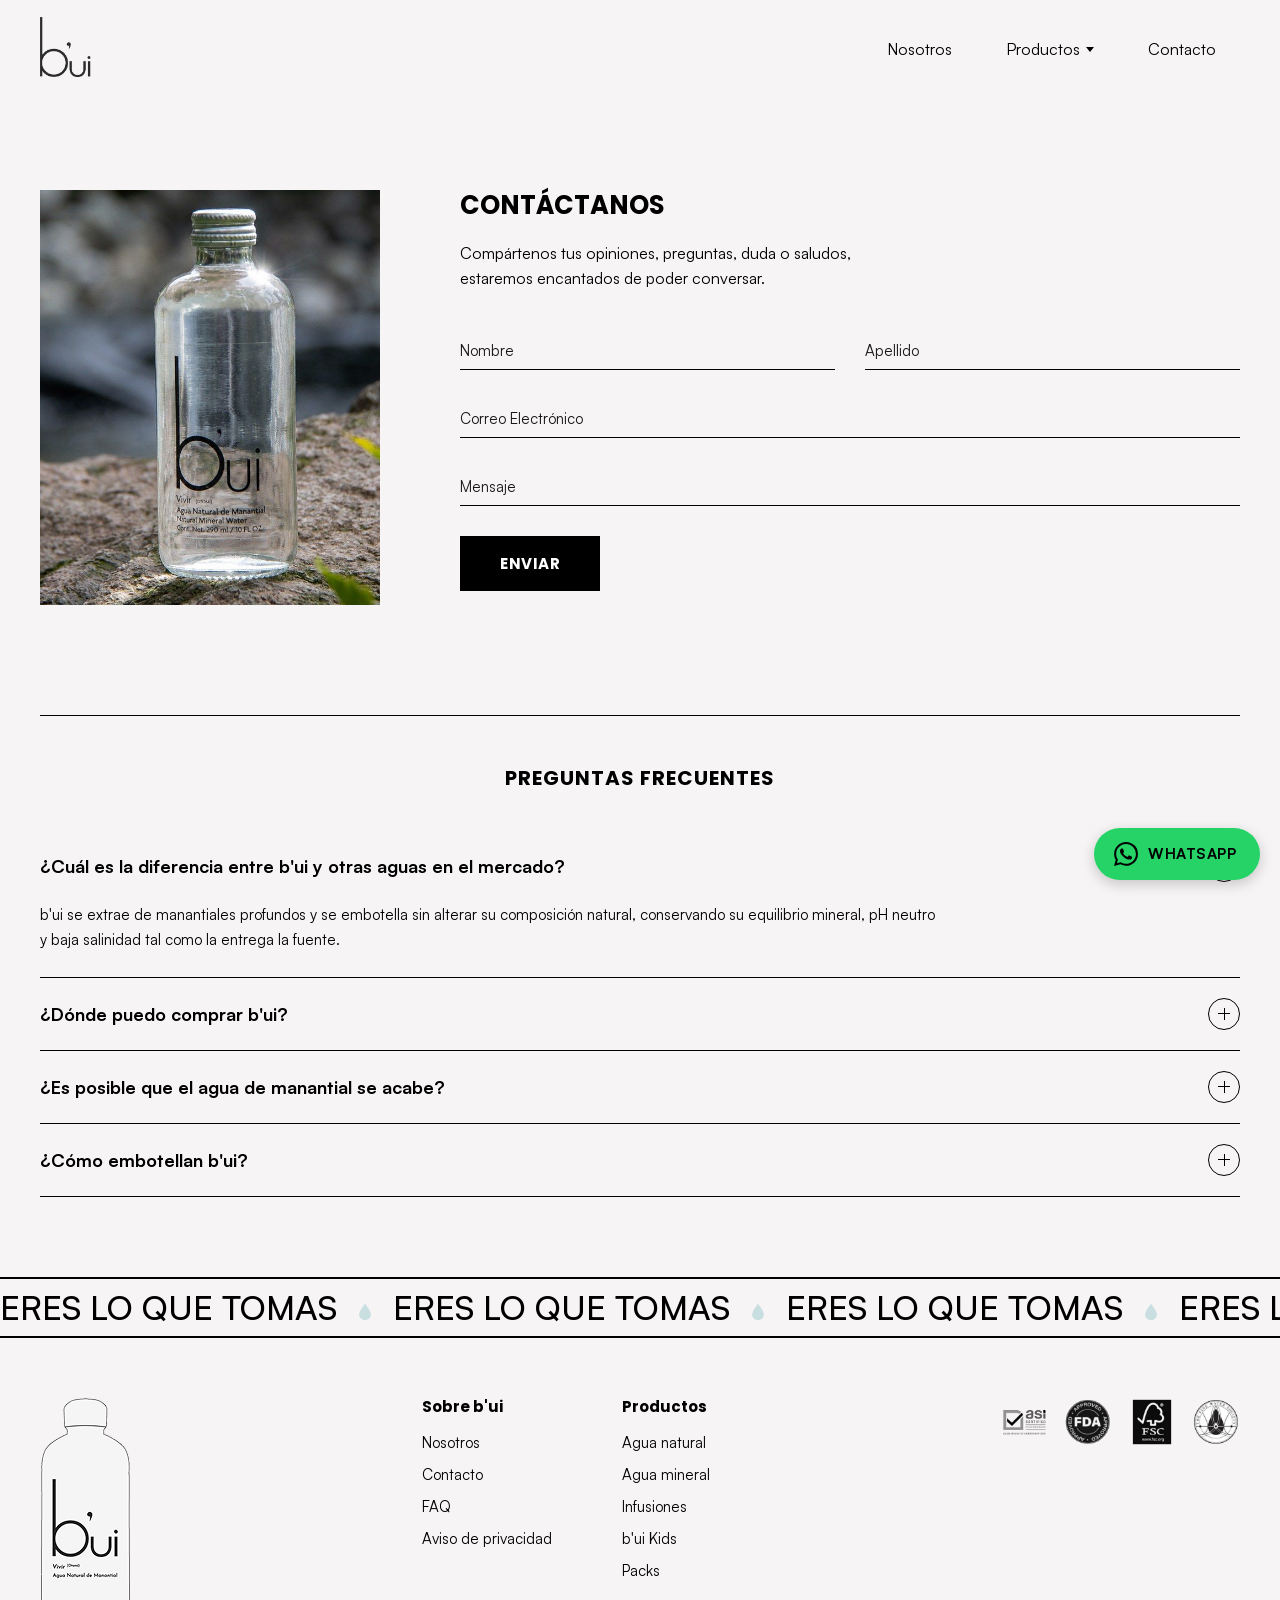
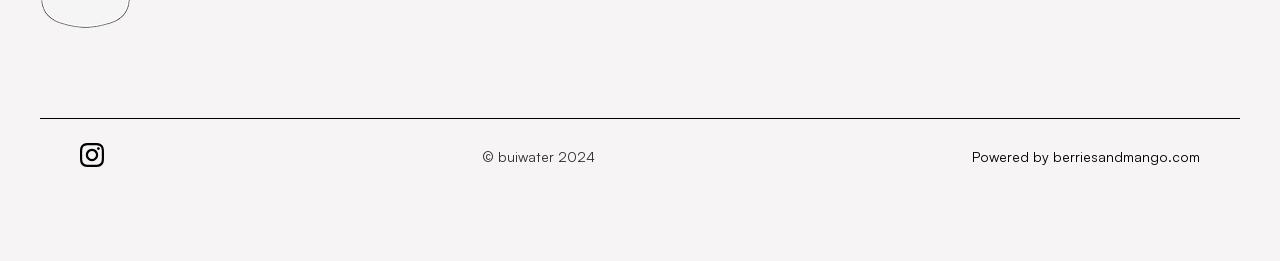
<file: contacto.html>
<!DOCTYPE html>
<html lang="es">
<head>
    <meta charset="UTF-8">
    <meta name="viewport" content="width=device-width, initial-scale=1.0">
    <title>CONTÁCTANOS | B'UI</title>

    <meta name="description" content="Contáctanos: comparte tus opiniones, preguntas o dudas sobre b'ui. Consulta también nuestras preguntas frecuentes.">
    <meta name="author" content="Rodney Parker">

    <link rel="icon" href="./favicon.ico" sizes="any">
    <link rel="icon" type="image/png" href="./favicon.png" sizes="32x32">
    <link rel="apple-touch-icon" href="./apple-touch-icon.png">
    <link rel="preconnect" href="https://fonts.googleapis.com">
    <link rel="preconnect" href="https://fonts.gstatic.com" crossorigin>
    <link rel="stylesheet" href="https://fonts.googleapis.com/css2?family=Josefin+Sans:wght@400;500;600;700&family=Poppins:wght@400;500;600;700&display=swap">
    <link rel="stylesheet" href="styles.css?v=20261105a">
    <script src="assets/scripts/index.js" defer></script>
    <script src="assets/scripts/preload-media.js" defer></script>
    <script src="assets/scripts/reveal.js" defer></script>
    <script src="assets/scripts/forms.js" defer></script>
</head>
<body>
    <header class="header">
        <div class="header__content">
            <div class="header__left">
                <a href="index.html"><img src="assets/images/logo.png" alt="BUI Logo" class="header__logo"></a>
            </div>
            <nav class="header__nav">
                <ul class="header__nav-list">
                    <li class="header__nav-item"><a href="sobre-bui.html" class="header__nav-link">Nosotros</a></li>
                    <li class="header__nav-item header__nav-item--dropdown">
                        <button type="button" class="header__nav-link header__nav-link--dropdown" aria-expanded="false" aria-haspopup="true" aria-controls="productos-submenu">
                            Productos
                            <span class="header__nav-caret" aria-hidden="true"></span>
                        </button>
                        <ul class="header__submenu" id="productos-submenu">
                            <li class="header__submenu-item">
                                <a href="agua-natural.html" class="header__submenu-link">Agua natural</a>
                            </li>
                            <li class="header__submenu-item">
                                <a href="agua-gasificada.html" class="header__submenu-link">Agua gasificada</a>
                            </li>
                            <li class="header__submenu-item">
                                <a href="infusiones.html" class="header__submenu-link">Infusiones</a>
                            </li>
                            <li class="header__submenu-item">
                                <a href="kids.html" class="header__submenu-link">b'ui Kids</a>
                            </li>
                            <li class="header__submenu-item">
                                <a href="packs.html" class="header__submenu-link">Packs</a>
                            </li>
                        </ul>
                    </li>
                    <li class="header__nav-item"><a href="contacto.html" class="header__nav-link">Contacto</a></li>
                </ul>
                <button class="header__hamburger" aria-label="Toggle menu">
                    <span class="header__hamburger-line"></span>
                    <span class="header__hamburger-line"></span>
                    <span class="header__hamburger-line"></span>
                </button>
            </nav>
            <div class="header__right">
                <button class="header__language-switcher">
                    <span class="header__flag">🇪🇸</span>
                    <span class="header__lang-text">ESP</span>
                </button>
            </div>
        </div>
    </header>

    <section class="sobre-distribuidor">
        <div class="sobre-distribuidor__content">
            <img src="assets/images/contacto-bottle-rock.jpg" alt="Botella b'ui sobre roca en el agua" class="sobre-distribuidor__image" loading="lazy" decoding="async">
            <div class="sobre-distribuidor__right">
            <div class="sobre-distribuidor__text">
                <h2 class="sobre-distribuidor__title">Contáctanos</h2>
                <p class="sobre-distribuidor__paragraph">Compártenos tus opiniones, preguntas, duda o saludos, estaremos encantados de poder conversar.</p>
            </div>
            <form class="sobre-distribuidor__form" data-form-type="contacto" action="/api/contact" method="POST">
                <div class="sobre-distribuidor__field sobre-distribuidor__field--trap" aria-hidden="true">
                    <label for="contactoWebsite">No llenar</label>
                    <input type="text" id="contactoWebsite" name="website" tabindex="-1" autocomplete="off">
                </div>
                <div class="sobre-distribuidor__form-grid">
                    <div class="sobre-distribuidor__field">
                        <input type="text" placeholder="Nombre" name="nombre" required>
                    </div>
                    <div class="sobre-distribuidor__field">
                        <input type="text" placeholder="Apellido" name="apellido">
                    </div>
                    <div class="sobre-distribuidor__field sobre-distribuidor__field--full">
                        <input type="email" placeholder="Correo Electrónico" name="correo" required>
                    </div>
                    <div class="sobre-distribuidor__field sobre-distribuidor__field--full">
                        <textarea placeholder="Mensaje" name="mensaje" rows="1" required></textarea>
                    </div>
                </div>
                <button type="submit" class="sobre-distribuidor__submit">ENVIAR</button>
                <p class="sobre-distribuidor__status" role="status" aria-live="polite"></p>
            </form>
            </div>
        </div>
    </section>

    <section class="faq" id="faq">
        <hr class="faq__divider">
        <h2 class="faq__title">Preguntas frecuentes</h2>
        <div class="faq__list">
            <div class="faq__item is-open">
                <button type="button" class="faq__question">
                    <span>¿Cuál es la diferencia entre b'ui y otras aguas en el mercado?</span>
                    <span class="faq__icon"></span>
                </button>
                <div class="faq__answer">
                    <p class="faq__answer-text">b'ui se extrae de manantiales profundos y se embotella sin alterar su composición natural, conservando su equilibrio mineral, pH neutro y baja salinidad tal como la entrega la fuente.</p>
                </div>
            </div>
            <div class="faq__item">
                <button type="button" class="faq__question">
                    <span>¿Dónde puedo comprar b'ui?</span>
                    <span class="faq__icon"></span>
                </button>
                <div class="faq__answer">
                    <p class="faq__answer-text">Por ahora puedes encontrarla en Walmart y Office Max, además de comprarla directamente con nosotros.</p>
                </div>
            </div>
            <div class="faq__item">
                <button type="button" class="faq__question">
                    <span>¿Es posible que el agua de manantial se acabe?</span>
                    <span class="faq__icon"></span>
                </button>
                <div class="faq__answer">
                    <p class="faq__answer-text">Nuestros manantiales son monitoreados constantemente para asegurar una extracción responsable y sustentable en el tiempo.</p>
                </div>
            </div>
            <div class="faq__item">
                <button type="button" class="faq__question">
                    <span>¿Cómo embotellan b'ui?</span>
                    <span class="faq__icon"></span>
                </button>
                <div class="faq__answer">
                    <p class="faq__answer-text">b'ui se embotella en vidrio directamente en la fuente, minimizando el manejo para preservar su pureza y propiedades originales.</p>
                </div>
            </div>
        </div>
    </section>

    <section class="marquee">
        <div class="marquee__content">
            <span class="marquee__text">ERES LO QUE TOMAS<span class="marquee__sep"><svg class="marquee__drop" viewBox="0 0 24 24" aria-hidden="true" focusable="false"><path d="M12 2C12 2 5 10.5 5 15a7 7 0 0 0 14 0C19 10.5 12 2 12 2z"/></svg></span>ERES LO QUE TOMAS<span class="marquee__sep"><svg class="marquee__drop" viewBox="0 0 24 24" aria-hidden="true" focusable="false"><path d="M12 2C12 2 5 10.5 5 15a7 7 0 0 0 14 0C19 10.5 12 2 12 2z"/></svg></span>ERES LO QUE TOMAS<span class="marquee__sep"><svg class="marquee__drop" viewBox="0 0 24 24" aria-hidden="true" focusable="false"><path d="M12 2C12 2 5 10.5 5 15a7 7 0 0 0 14 0C19 10.5 12 2 12 2z"/></svg></span>ERES LO QUE TOMAS<span class="marquee__sep"><svg class="marquee__drop" viewBox="0 0 24 24" aria-hidden="true" focusable="false"><path d="M12 2C12 2 5 10.5 5 15a7 7 0 0 0 14 0C19 10.5 12 2 12 2z"/></svg></span>ERES LO QUE TOMAS<span class="marquee__sep"><svg class="marquee__drop" viewBox="0 0 24 24" aria-hidden="true" focusable="false"><path d="M12 2C12 2 5 10.5 5 15a7 7 0 0 0 14 0C19 10.5 12 2 12 2z"/></svg></span>ERES LO QUE TOMAS<span class="marquee__sep"><svg class="marquee__drop" viewBox="0 0 24 24" aria-hidden="true" focusable="false"><path d="M12 2C12 2 5 10.5 5 15a7 7 0 0 0 14 0C19 10.5 12 2 12 2z"/></svg></span></span>
            <span class="marquee__text">ERES LO QUE TOMAS<span class="marquee__sep"><svg class="marquee__drop" viewBox="0 0 24 24" aria-hidden="true" focusable="false"><path d="M12 2C12 2 5 10.5 5 15a7 7 0 0 0 14 0C19 10.5 12 2 12 2z"/></svg></span>ERES LO QUE TOMAS<span class="marquee__sep"><svg class="marquee__drop" viewBox="0 0 24 24" aria-hidden="true" focusable="false"><path d="M12 2C12 2 5 10.5 5 15a7 7 0 0 0 14 0C19 10.5 12 2 12 2z"/></svg></span>ERES LO QUE TOMAS<span class="marquee__sep"><svg class="marquee__drop" viewBox="0 0 24 24" aria-hidden="true" focusable="false"><path d="M12 2C12 2 5 10.5 5 15a7 7 0 0 0 14 0C19 10.5 12 2 12 2z"/></svg></span>ERES LO QUE TOMAS<span class="marquee__sep"><svg class="marquee__drop" viewBox="0 0 24 24" aria-hidden="true" focusable="false"><path d="M12 2C12 2 5 10.5 5 15a7 7 0 0 0 14 0C19 10.5 12 2 12 2z"/></svg></span>ERES LO QUE TOMAS<span class="marquee__sep"><svg class="marquee__drop" viewBox="0 0 24 24" aria-hidden="true" focusable="false"><path d="M12 2C12 2 5 10.5 5 15a7 7 0 0 0 14 0C19 10.5 12 2 12 2z"/></svg></span>ERES LO QUE TOMAS<span class="marquee__sep"><svg class="marquee__drop" viewBox="0 0 24 24" aria-hidden="true" focusable="false"><path d="M12 2C12 2 5 10.5 5 15a7 7 0 0 0 14 0C19 10.5 12 2 12 2z"/></svg></span></span>
        </div>
    </section>

    <footer class="footer">
        <div class="footer__grid">
            <div class="footer__bottle">
                <a href="index.html" aria-label="Ir al inicio"><img src="assets/images/botella.png" alt="BUI Water Bottle" class="footer__bottle-image"></a>
            </div>

            <div class="footer__nav-container">
                <div class="footer__nav-col">
                    <h4 class="footer__nav-heading">Sobre b'ui</h4>
                    <nav class="footer__nav">
                        <a href="sobre-bui.html" class="footer__nav-link">Nosotros</a>
                        <a href="contacto.html" class="footer__nav-link">Contacto</a>
                        <a href="contacto.html#faq" class="footer__nav-link">FAQ</a>
                        <a href="privacidad.html" class="footer__nav-link">Aviso de privacidad</a>
                    </nav>
                </div>
                <div class="footer__nav-col">
                    <h4 class="footer__nav-heading">Productos</h4>
                    <nav class="footer__nav">
                        <a href="agua-natural.html" class="footer__nav-link">Agua natural</a>
                        <a href="agua-gasificada.html" class="footer__nav-link">Agua mineral</a>
                        <a href="infusiones.html" class="footer__nav-link">Infusiones</a>
                        <a href="kids.html" class="footer__nav-link">b'ui Kids</a>
                        <a href="packs.html" class="footer__nav-link">Packs</a>
                    </nav>
                </div>
            </div>

            <div class="footer__gallery-container">
                <div class="footer__gallery">
                    <img src="assets/images/asi.png" alt="Logotipo ASI" class="footer__gallery-image">
                    <img src="assets/images/fda.png" alt="Logotipo FDA" class="footer__gallery-image">
                    <img src="assets/images/fsc.png" alt="Logotipo FSC" class="footer__gallery-image">
                    <img src="assets/images/fws.png" alt="Logotipo fws" class="footer__gallery-image">
                </div>
            </div>

            <div class="footer__bottom">
                <div class="footer__social">
                    <a href="https://instagram.com/buiwater" class="footer__social-link" aria-label="Instagram">
                        <svg class="footer__social-icon" viewBox="0 0 24 24" fill="currentColor">
                            <path d="M12 2.163c3.204 0 3.584.012 4.85.07 3.252.148 4.771 1.691 4.919 4.919.058 1.265.069 1.645.069 4.849 0 3.205-.012 3.584-.069 4.849-.149 3.225-1.664 4.771-4.919 4.919-1.266.058-1.644.07-4.85.07-3.204 0-3.584-.012-4.849-.07-3.26-.149-4.771-1.699-4.919-4.92-.058-1.265-.07-1.644-.07-4.849 0-3.204.013-3.583.07-4.849.149-3.227 1.664-4.771 4.919-4.919 1.266-.057 1.645-.069 4.849-.069zm0-2.163c-3.259 0-3.667.014-4.947.072-4.358.2-6.78 2.618-6.98 6.98-.059 1.281-.073 1.689-.073 4.948 0 3.259.014 3.668.072 4.948.2 4.358 2.618 6.78 6.98 6.98 1.281.058 1.689.072 4.948.072 3.259 0 3.668-.014 4.948-.072 4.354-.2 6.782-2.618 6.979-6.98.059-1.28.073-1.689.073-4.948 0-3.259-.014-3.667-.072-4.947-.196-4.354-2.617-6.78-6.979-6.98-1.281-.059-1.69-.073-4.949-.073zm0 5.838c-3.403 0-6.162 2.759-6.162 6.162s2.759 6.163 6.162 6.163 6.162-2.759 6.162-6.163c0-3.403-2.759-6.162-6.162-6.162zm0 10.162c-2.209 0-4-1.79-4-4 0-2.209 1.791-4 4-4s4 1.791 4 4c0 2.21-1.791 4-4 4zm6.406-11.845c-.796 0-1.441.645-1.441 1.44s.645 1.44 1.441 1.44c.795 0 1.439-.645 1.439-1.44s-.644-1.44-1.439-1.44z"/>
                        </svg>
                    </a>
                </div>
                <span class="footer__copyright">© buiwater 2024</span>
                <a href="https://berriesandmango.com" class="footer__privacy-link" target="_blank" rel="noopener">Powered by berriesandmango.com</a>
            </div>
        </div>
    </footer>
<script>
    (function () {
        var items = document.querySelectorAll('.faq__item');
        items.forEach(function (item) {
            var question = item.querySelector('.faq__question');
            question.addEventListener('click', function () {
                var wasOpen = item.classList.contains('is-open');
                items.forEach(function (i) { i.classList.remove('is-open'); });
                if (!wasOpen) item.classList.add('is-open');
            });
        });
    })();
</script>
    <a class="wa-float" href="https://wa.me/525610151213?text=Hola%2C%20me%20gustar%C3%ADa%20recibir%20m%C3%A1s%20informaci%C3%B3n%20sobre%20b%27ui." target="_blank" rel="noopener" aria-label="Escríbenos por WhatsApp">
        <svg class="wa-float__icon" viewBox="0 0 24 24" fill="currentColor" aria-hidden="true"><path d="M17.472 14.382c-.297-.149-1.758-.867-2.03-.967-.273-.099-.471-.148-.67.15-.197.297-.767.966-.94 1.164-.173.199-.347.223-.644.075-.297-.15-1.255-.463-2.39-1.475-.883-.788-1.48-1.761-1.653-2.059-.173-.297-.018-.458.13-.606.134-.133.298-.347.446-.52.149-.174.198-.298.298-.497.099-.198.05-.371-.025-.52-.075-.149-.669-1.612-.916-2.207-.242-.579-.487-.5-.669-.51-.173-.008-.371-.01-.57-.01-.198 0-.52.074-.792.372-.272.297-1.04 1.016-1.04 2.479 0 1.462 1.065 2.875 1.213 3.074.149.198 2.096 3.2 5.077 4.487.709.306 1.262.489 1.694.625.712.227 1.36.195 1.871.118.571-.085 1.758-.719 2.006-1.413.248-.694.248-1.289.173-1.413-.074-.124-.272-.198-.57-.347m-5.421 7.403h-.004a9.87 9.87 0 01-5.031-1.378l-.361-.214-3.741.982.998-3.648-.235-.374a9.86 9.86 0 01-1.51-5.26c.001-5.45 4.436-9.884 9.888-9.884 2.64 0 5.122 1.03 6.988 2.898a9.825 9.825 0 012.893 6.994c-.003 5.45-4.437 9.884-9.885 9.884m8.413-18.297A11.815 11.815 0 0012.05 0C5.495 0 .16 5.335.157 11.892c0 2.096.547 4.142 1.588 5.945L.057 24l6.305-1.654a11.882 11.882 0 005.683 1.448h.005c6.554 0 11.89-5.335 11.893-11.893A11.821 11.821 0 0020.905 3.488"/></svg>
        <span class="wa-float__label">WHATSAPP</span>
    </a>

</body>
</html>
</file>
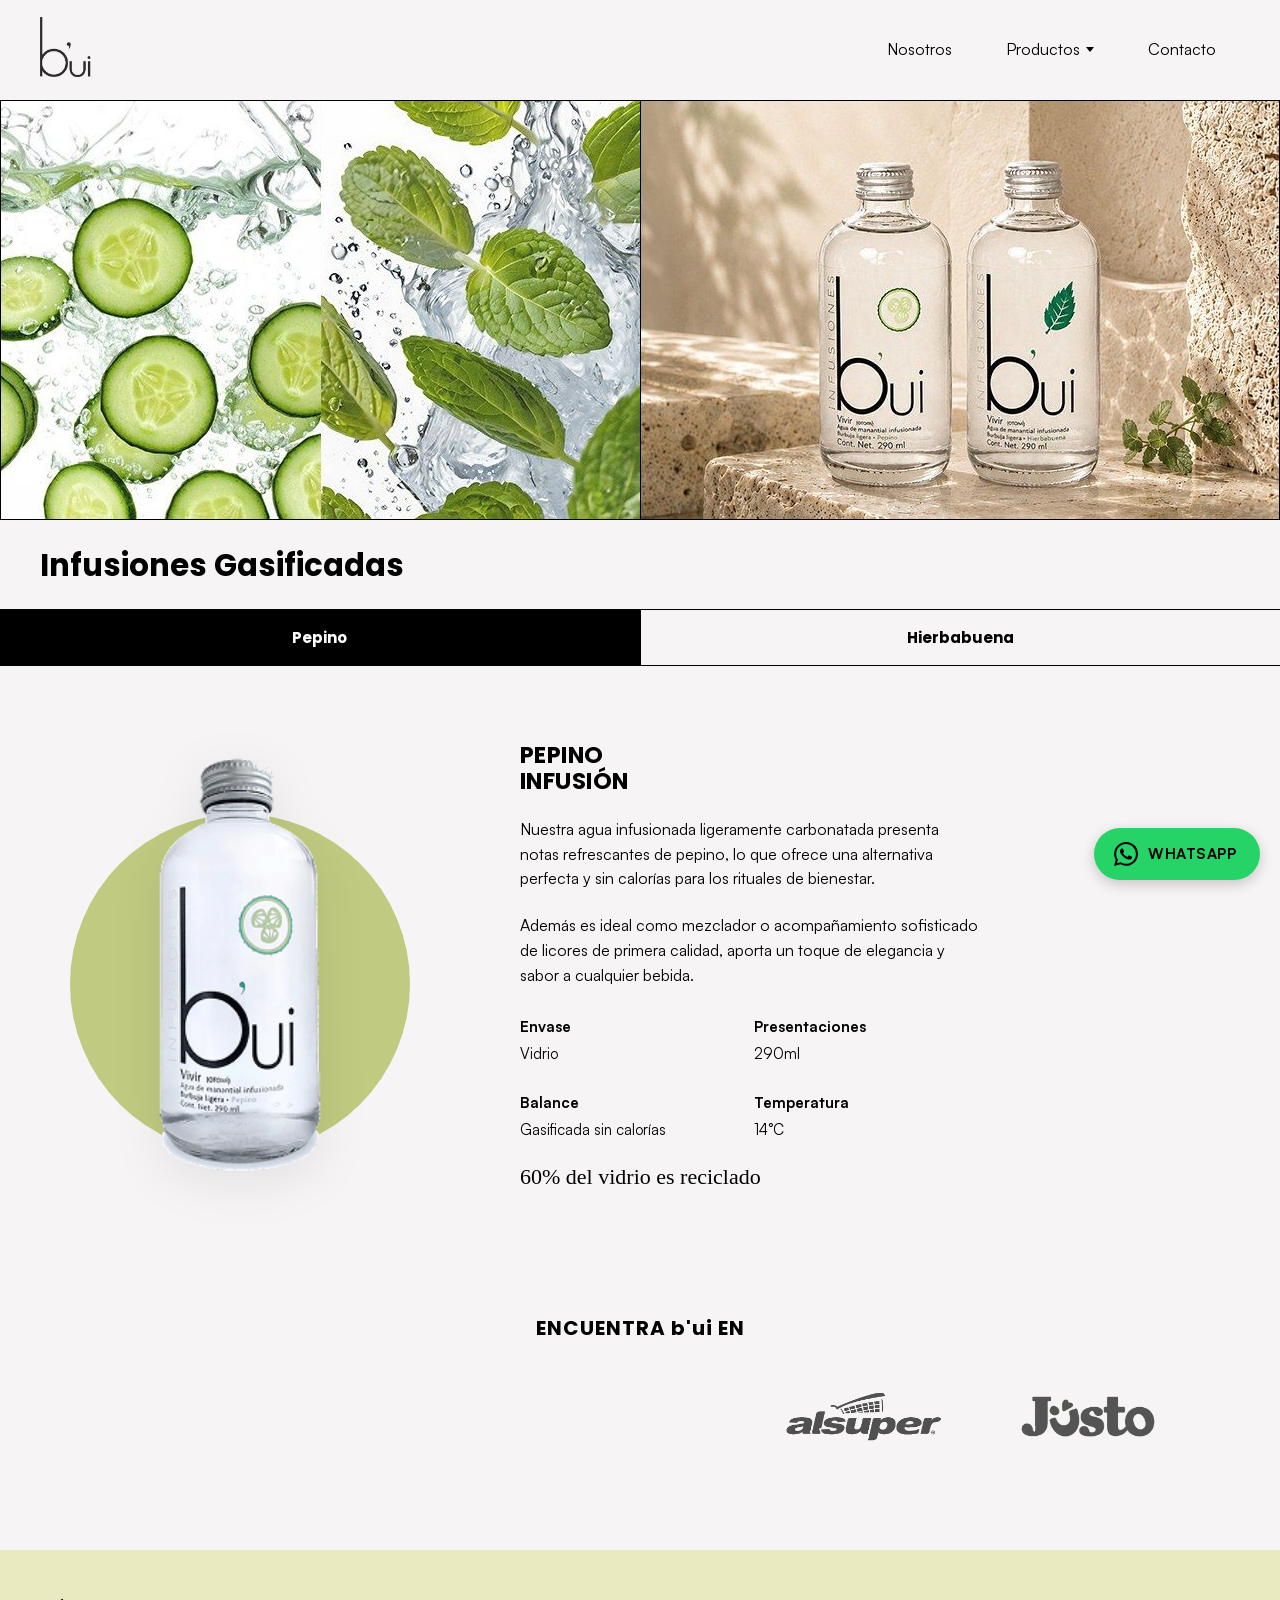
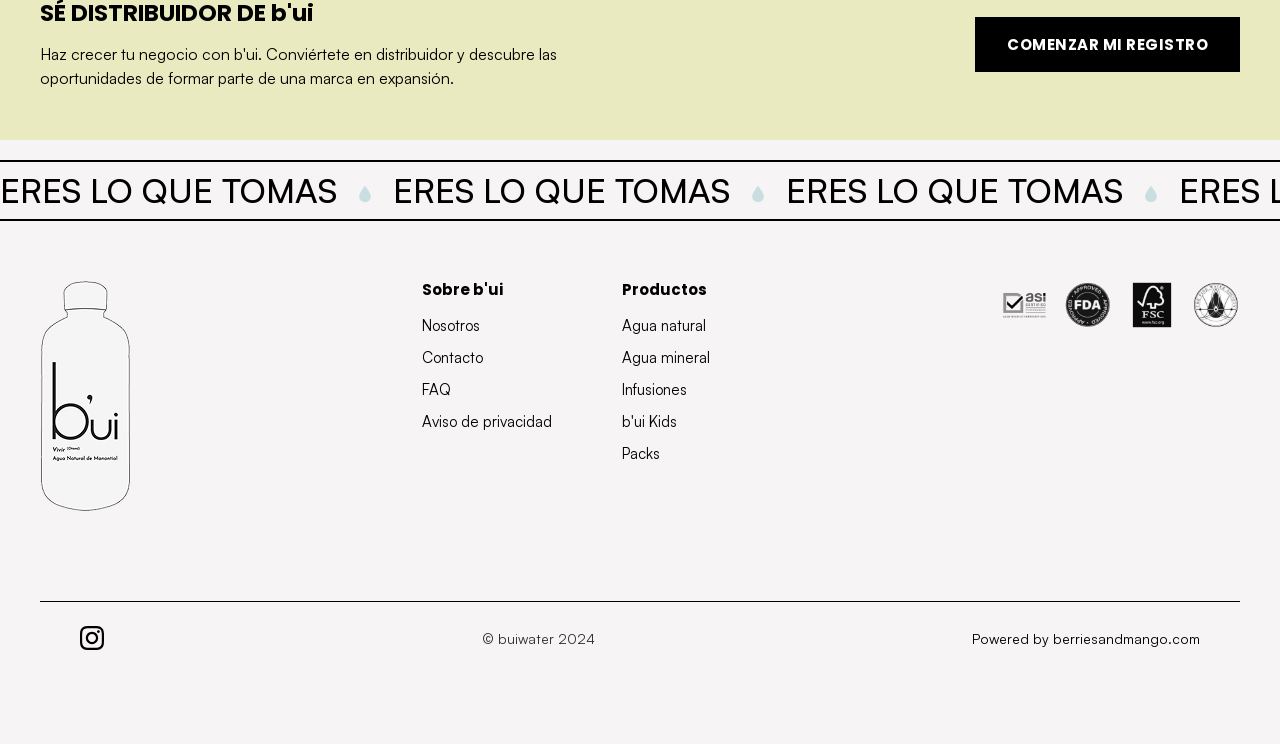
<file: infusiones.html>
<!DOCTYPE html>
<html lang="es">
<head>
    <meta charset="UTF-8">
    <meta name="viewport" content="width=device-width, initial-scale=1.0">
    <title>INFUSIONES GASIFICADAS | B'UI</title>

    <meta name="description" content="Infusiones gasificadas b'ui: notas refrescantes de pepino o hierbabuena, sin calorías.">
    <meta name="author" content="Rodney Parker">

    <link rel="icon" href="./favicon.ico" sizes="any">
    <link rel="icon" type="image/png" href="./favicon.png" sizes="32x32">
    <link rel="apple-touch-icon" href="./apple-touch-icon.png">
    <link rel="preconnect" href="https://fonts.googleapis.com">
    <link rel="preconnect" href="https://fonts.gstatic.com" crossorigin>
    <link rel="stylesheet" href="https://fonts.googleapis.com/css2?family=Josefin+Sans:wght@400;500;600;700&family=Poppins:wght@400;500;600;700&family=Homemade+Apple&display=swap">
    <link rel="stylesheet" href="styles.css?v=20261105a">
    <script src="assets/scripts/index.js" defer></script>
    <script src="assets/scripts/preload-media.js" defer></script>
    <script src="assets/scripts/reveal.js" defer></script>
    <script src="assets/scripts/forms.js" defer></script>
    <script src="assets/scripts/product-page.js" defer></script>
</head>
<body>
    <header class="header">
        <div class="header__content">
            <div class="header__left">
                <a href="index.html"><img src="assets/images/logo.png" alt="BUI Logo" class="header__logo"></a>
            </div>
            <nav class="header__nav">
                <ul class="header__nav-list">
                    <li class="header__nav-item"><a href="sobre-bui.html" class="header__nav-link">Nosotros</a></li>
                    <li class="header__nav-item header__nav-item--dropdown">
                        <button type="button" class="header__nav-link header__nav-link--dropdown" aria-expanded="false" aria-haspopup="true" aria-controls="productos-submenu">
                            Productos
                            <span class="header__nav-caret" aria-hidden="true"></span>
                        </button>
                        <ul class="header__submenu" id="productos-submenu">
                            <li class="header__submenu-item">
                                <a href="agua-natural.html" class="header__submenu-link">Agua natural</a>
                            </li>
                            <li class="header__submenu-item">
                                <a href="agua-gasificada.html" class="header__submenu-link">Agua gasificada</a>
                            </li>
                            <li class="header__submenu-item">
                                <a href="infusiones.html" class="header__submenu-link">Infusiones</a>
                            </li>
                            <li class="header__submenu-item">
                                <a href="kids.html" class="header__submenu-link">b'ui Kids</a>
                            </li>
                            <li class="header__submenu-item">
                                <a href="packs.html" class="header__submenu-link">Packs</a>
                            </li>
                        </ul>
                    </li>
                    <li class="header__nav-item"><a href="contacto.html" class="header__nav-link">Contacto</a></li>
                </ul>
                <button class="header__hamburger" aria-label="Toggle menu">
                    <span class="header__hamburger-line"></span>
                    <span class="header__hamburger-line"></span>
                    <span class="header__hamburger-line"></span>
                </button>
            </nav>
            <div class="header__right">
                <button class="header__language-switcher">
                    <span class="header__flag">🇪🇸</span>
                    <span class="header__lang-text">ESP</span>
                </button>
            </div>
        </div>
    </header>

    <section class="producto-hero producto-hero--equal">
        <div class="producto-hero__panel">
            <img src="assets/images/infusiones-hero-1.jpg" alt="Botellas b'ui infusión pepino y hierbabuena" class="producto-hero__image" fetchpriority="high" decoding="async">
        </div>
        <div class="producto-hero__panel producto-hero__panel--right">
            <img src="assets/images/infusiones-hero-2.jpg" alt="Rodajas de pepino y hojas de menta sobre agua" class="producto-hero__image">
        </div>
    </section>

    <div class="producto-titlebar">
        <h1 class="producto-titlebar__title">Infusiones Gasificadas</h1>
    </div>

    <!-- Tabs + presentation body filled from assets/product-presentations.json -->
    <div class="producto-tabs" role="tablist" aria-label="Presentaciones"></div>

    <section class="producto-presentacion" data-product="infusiones">
        <div class="producto-presentacion__image-wrap">
            <img src="assets/images/agua-infusionada-pepino.png" alt="Botella b'ui infusión pepino" class="producto-presentacion__image">
        </div>
        <div class="producto-presentacion__content">
            <h2 class="producto-presentacion__title">Pepino<br>Infusión</h2>
            <div data-presentacion-paragraphs>
                <p class="producto-presentacion__paragraph">Nuestra agua infusionada ligeramente carbonatada presenta notas refrescantes de pepino, lo que ofrece una alternativa perfecta y sin calorías para los rituales de bienestar.</p>
                <p class="producto-presentacion__paragraph">Además es ideal como mezclador o acompañamiento sofisticado de licores de primera calidad, aporta un toque de elegancia y sabor a cualquier bebida.</p>
            </div>
            <div class="producto-presentacion__specs" data-presentacion-specs>
                <div>
                    <p class="producto-presentacion__spec-label">Envase</p>
                    <p class="producto-presentacion__spec-value">Vidrio</p>
                </div>
                <div>
                    <p class="producto-presentacion__spec-label">Presentaciones</p>
                    <p class="producto-presentacion__spec-value">290ml</p>
                </div>
                <div>
                    <p class="producto-presentacion__spec-label">Balance</p>
                    <p class="producto-presentacion__spec-value">Gasificada sin calorías</p>
                </div>
                <div>
                    <p class="producto-presentacion__spec-label">Temperatura</p>
                    <p class="producto-presentacion__spec-value">14°C</p>
                </div>
            </div>
            <p class="producto-presentacion__note">60% del vidrio es reciclado</p>
        </div>
    </section>

    <section class="producto-encuentra">
        <h2 class="producto-encuentra__title">Encuentra <span class="bui-lowercase">b'ui</span> en</h2>
        <div class="producto-encuentra__logos">
            </div>
    </section>

    <section class="distribuidor">
        <div class="distribuidor__content">
            <div class="distribuidor__text">
                <h2 class="distribuidor__title">SÉ DISTRIBUIDOR DE b'ui</h2>
                <p class="distribuidor__subtitle">Haz crecer tu negocio con b'ui. Conviértete en distribuidor y descubre las oportunidades de formar parte de una marca en expansión.</p>
            </div>
            <button type="button" class="distribuidor__button" data-open-distribuidor>COMENZAR MI REGISTRO</button>
        </div>
    </section>

    <div class="distribuidor-panel" id="distribuidorPanel" aria-hidden="true">
        <div class="distribuidor-panel__backdrop" data-close-distribuidor></div>
        <div class="distribuidor-panel__sheet" role="dialog" aria-modal="true">
            <button type="button" class="distribuidor-panel__close" data-close-distribuidor aria-label="Cerrar">
                <svg width="24" height="24" viewBox="0 0 24 24" fill="none" aria-hidden="true">
                    <path d="M6 6l12 12M18 6L6 18" stroke="currentColor" stroke-width="1.5" stroke-linecap="round"/>
                </svg>
            </button>
            <section class="sobre-distribuidor" id="contacto">
                <div class="sobre-distribuidor__content">
                    <div class="sobre-distribuidor__text">
                        <p class="sobre-distribuidor__paragraph">Envía este formulario y un miembro de nuestro equipo te contactará.</p>
                    </div>
                    <form class="sobre-distribuidor__form" data-form-type="distribuidor" action="/api/contact" method="POST">
                        <div class="sobre-distribuidor__field sobre-distribuidor__field--trap" aria-hidden="true">
                            <label for="distribuidorWebsite">No llenar</label>
                            <input type="text" id="distribuidorWebsite" name="website" tabindex="-1" autocomplete="off">
                        </div>
                        <div class="sobre-distribuidor__form-grid">
                            <div class="sobre-distribuidor__field">
                                <input type="text" placeholder="Nombre" name="nombre" required>
                            </div>
                            <div class="sobre-distribuidor__field">
                                <input type="text" placeholder="Apellido" name="apellido">
                            </div>
                            <div class="sobre-distribuidor__field">
                                <input type="tel" placeholder="Teléfono" name="telefono">
                            </div>
                            <div class="sobre-distribuidor__field">
                                <input type="email" placeholder="Correo Electrónico" name="correo" required>
                            </div>
                            <div class="sobre-distribuidor__field sobre-distribuidor__field--full">
                                <input type="text" placeholder="Nombre de tu empresa" name="empresa">
                            </div>
                            <div class="sobre-distribuidor__field sobre-distribuidor__field--full">
                                <textarea placeholder="Mensaje" name="mensaje" rows="1"></textarea>
                            </div>
                        </div>
                        <button type="submit" class="sobre-distribuidor__submit">ENVIAR</button>
                        <p class="sobre-distribuidor__status" role="status" aria-live="polite"></p>
                    </form>
                </div>
            </section>
        </div>
    </div>

    <section class="marquee">
        <div class="marquee__content">
            <span class="marquee__text">ERES LO QUE TOMAS<span class="marquee__sep"><svg class="marquee__drop" viewBox="0 0 24 24" aria-hidden="true" focusable="false"><path d="M12 2C12 2 5 10.5 5 15a7 7 0 0 0 14 0C19 10.5 12 2 12 2z"/></svg></span>ERES LO QUE TOMAS<span class="marquee__sep"><svg class="marquee__drop" viewBox="0 0 24 24" aria-hidden="true" focusable="false"><path d="M12 2C12 2 5 10.5 5 15a7 7 0 0 0 14 0C19 10.5 12 2 12 2z"/></svg></span>ERES LO QUE TOMAS<span class="marquee__sep"><svg class="marquee__drop" viewBox="0 0 24 24" aria-hidden="true" focusable="false"><path d="M12 2C12 2 5 10.5 5 15a7 7 0 0 0 14 0C19 10.5 12 2 12 2z"/></svg></span>ERES LO QUE TOMAS<span class="marquee__sep"><svg class="marquee__drop" viewBox="0 0 24 24" aria-hidden="true" focusable="false"><path d="M12 2C12 2 5 10.5 5 15a7 7 0 0 0 14 0C19 10.5 12 2 12 2z"/></svg></span>ERES LO QUE TOMAS<span class="marquee__sep"><svg class="marquee__drop" viewBox="0 0 24 24" aria-hidden="true" focusable="false"><path d="M12 2C12 2 5 10.5 5 15a7 7 0 0 0 14 0C19 10.5 12 2 12 2z"/></svg></span>ERES LO QUE TOMAS<span class="marquee__sep"><svg class="marquee__drop" viewBox="0 0 24 24" aria-hidden="true" focusable="false"><path d="M12 2C12 2 5 10.5 5 15a7 7 0 0 0 14 0C19 10.5 12 2 12 2z"/></svg></span></span>
            <span class="marquee__text">ERES LO QUE TOMAS<span class="marquee__sep"><svg class="marquee__drop" viewBox="0 0 24 24" aria-hidden="true" focusable="false"><path d="M12 2C12 2 5 10.5 5 15a7 7 0 0 0 14 0C19 10.5 12 2 12 2z"/></svg></span>ERES LO QUE TOMAS<span class="marquee__sep"><svg class="marquee__drop" viewBox="0 0 24 24" aria-hidden="true" focusable="false"><path d="M12 2C12 2 5 10.5 5 15a7 7 0 0 0 14 0C19 10.5 12 2 12 2z"/></svg></span>ERES LO QUE TOMAS<span class="marquee__sep"><svg class="marquee__drop" viewBox="0 0 24 24" aria-hidden="true" focusable="false"><path d="M12 2C12 2 5 10.5 5 15a7 7 0 0 0 14 0C19 10.5 12 2 12 2z"/></svg></span>ERES LO QUE TOMAS<span class="marquee__sep"><svg class="marquee__drop" viewBox="0 0 24 24" aria-hidden="true" focusable="false"><path d="M12 2C12 2 5 10.5 5 15a7 7 0 0 0 14 0C19 10.5 12 2 12 2z"/></svg></span>ERES LO QUE TOMAS<span class="marquee__sep"><svg class="marquee__drop" viewBox="0 0 24 24" aria-hidden="true" focusable="false"><path d="M12 2C12 2 5 10.5 5 15a7 7 0 0 0 14 0C19 10.5 12 2 12 2z"/></svg></span>ERES LO QUE TOMAS<span class="marquee__sep"><svg class="marquee__drop" viewBox="0 0 24 24" aria-hidden="true" focusable="false"><path d="M12 2C12 2 5 10.5 5 15a7 7 0 0 0 14 0C19 10.5 12 2 12 2z"/></svg></span></span>
        </div>
    </section>

    <footer class="footer">
        <div class="footer__grid">
            <div class="footer__bottle">
                <a href="index.html" aria-label="Ir al inicio"><img src="assets/images/botella.png" alt="BUI Water Bottle" class="footer__bottle-image"></a>
            </div>

            <div class="footer__nav-container">
                <div class="footer__nav-col">
                    <h4 class="footer__nav-heading">Sobre b'ui</h4>
                    <nav class="footer__nav">
                        <a href="sobre-bui.html" class="footer__nav-link">Nosotros</a>
                        <a href="contacto.html" class="footer__nav-link">Contacto</a>
                        <a href="contacto.html#faq" class="footer__nav-link">FAQ</a>
                        <a href="privacidad.html" class="footer__nav-link">Aviso de privacidad</a>
                    </nav>
                </div>
                <div class="footer__nav-col">
                    <h4 class="footer__nav-heading">Productos</h4>
                    <nav class="footer__nav">
                        <a href="agua-natural.html" class="footer__nav-link">Agua natural</a>
                        <a href="agua-gasificada.html" class="footer__nav-link">Agua mineral</a>
                        <a href="infusiones.html" class="footer__nav-link">Infusiones</a>
                        <a href="kids.html" class="footer__nav-link">b'ui Kids</a>
                        <a href="packs.html" class="footer__nav-link">Packs</a>
                    </nav>
                </div>
            </div>

            <div class="footer__gallery-container">
                <div class="footer__gallery">
                    <img src="assets/images/asi.png" alt="Logotipo ASI" class="footer__gallery-image">
                    <img src="assets/images/fda.png" alt="Logotipo FDA" class="footer__gallery-image">
                    <img src="assets/images/fsc.png" alt="Logotipo FSC" class="footer__gallery-image">
                    <img src="assets/images/fws.png" alt="Logotipo fws" class="footer__gallery-image">
                </div>
            </div>

            <div class="footer__bottom">
                <div class="footer__social">
                    <a href="https://instagram.com/buiwater" class="footer__social-link" aria-label="Instagram">
                        <svg class="footer__social-icon" viewBox="0 0 24 24" fill="currentColor">
                            <path d="M12 2.163c3.204 0 3.584.012 4.85.07 3.252.148 4.771 1.691 4.919 4.919.058 1.265.069 1.645.069 4.849 0 3.205-.012 3.584-.069 4.849-.149 3.225-1.664 4.771-4.919 4.919-1.266.058-1.644.07-4.85.07-3.204 0-3.584-.012-4.849-.07-3.26-.149-4.771-1.699-4.919-4.92-.058-1.265-.07-1.644-.07-4.849 0-3.204.013-3.583.07-4.849.149-3.227 1.664-4.771 4.919-4.919 1.266-.057 1.645-.069 4.849-.069zm0-2.163c-3.259 0-3.667.014-4.947.072-4.358.2-6.78 2.618-6.98 6.98-.059 1.281-.073 1.689-.073 4.948 0 3.259.014 3.668.072 4.948.2 4.358 2.618 6.78 6.98 6.98 1.281.058 1.689.072 4.948.072 3.259 0 3.668-.014 4.948-.072 4.354-.2 6.782-2.618 6.979-6.98.059-1.28.073-1.689.073-4.948 0-3.259-.014-3.667-.072-4.947-.196-4.354-2.617-6.78-6.979-6.98-1.281-.059-1.69-.073-4.949-.073zm0 5.838c-3.403 0-6.162 2.759-6.162 6.162s2.759 6.163 6.162 6.163 6.162-2.759 6.162-6.163c0-3.403-2.759-6.162-6.162-6.162zm0 10.162c-2.209 0-4-1.79-4-4 0-2.209 1.791-4 4-4s4 1.791 4 4c0 2.21-1.791 4-4 4zm6.406-11.845c-.796 0-1.441.645-1.441 1.44s.645 1.44 1.441 1.44c.795 0 1.439-.645 1.439-1.44s-.644-1.44-1.439-1.44z"/>
                        </svg>
                    </a>
                </div>
                <span class="footer__copyright">© buiwater 2024</span>
                <a href="https://berriesandmango.com" class="footer__privacy-link" target="_blank" rel="noopener">Powered by berriesandmango.com</a>
            </div>
        </div>
    </footer>

    <a class="wa-float" href="https://wa.me/525610151213?text=Hola%2C%20me%20gustar%C3%ADa%20recibir%20m%C3%A1s%20informaci%C3%B3n%20sobre%20b%27ui." target="_blank" rel="noopener" aria-label="Escríbenos por WhatsApp">
        <svg class="wa-float__icon" viewBox="0 0 24 24" fill="currentColor" aria-hidden="true"><path d="M17.472 14.382c-.297-.149-1.758-.867-2.03-.967-.273-.099-.471-.148-.67.15-.197.297-.767.966-.94 1.164-.173.199-.347.223-.644.075-.297-.15-1.255-.463-2.39-1.475-.883-.788-1.48-1.761-1.653-2.059-.173-.297-.018-.458.13-.606.134-.133.298-.347.446-.52.149-.174.198-.298.298-.497.099-.198.05-.371-.025-.52-.075-.149-.669-1.612-.916-2.207-.242-.579-.487-.5-.669-.51-.173-.008-.371-.01-.57-.01-.198 0-.52.074-.792.372-.272.297-1.04 1.016-1.04 2.479 0 1.462 1.065 2.875 1.213 3.074.149.198 2.096 3.2 5.077 4.487.709.306 1.262.489 1.694.625.712.227 1.36.195 1.871.118.571-.085 1.758-.719 2.006-1.413.248-.694.248-1.289.173-1.413-.074-.124-.272-.198-.57-.347m-5.421 7.403h-.004a9.87 9.87 0 01-5.031-1.378l-.361-.214-3.741.982.998-3.648-.235-.374a9.86 9.86 0 01-1.51-5.26c.001-5.45 4.436-9.884 9.888-9.884 2.64 0 5.122 1.03 6.988 2.898a9.825 9.825 0 012.893 6.994c-.003 5.45-4.437 9.884-9.885 9.884m8.413-18.297A11.815 11.815 0 0012.05 0C5.495 0 .16 5.335.157 11.892c0 2.096.547 4.142 1.588 5.945L.057 24l6.305-1.654a11.882 11.882 0 005.683 1.448h.005c6.554 0 11.89-5.335 11.893-11.893A11.821 11.821 0 0020.905 3.488"/></svg>
        <span class="wa-float__label">WHATSAPP</span>
    </a>

</body>
</html>
</file>
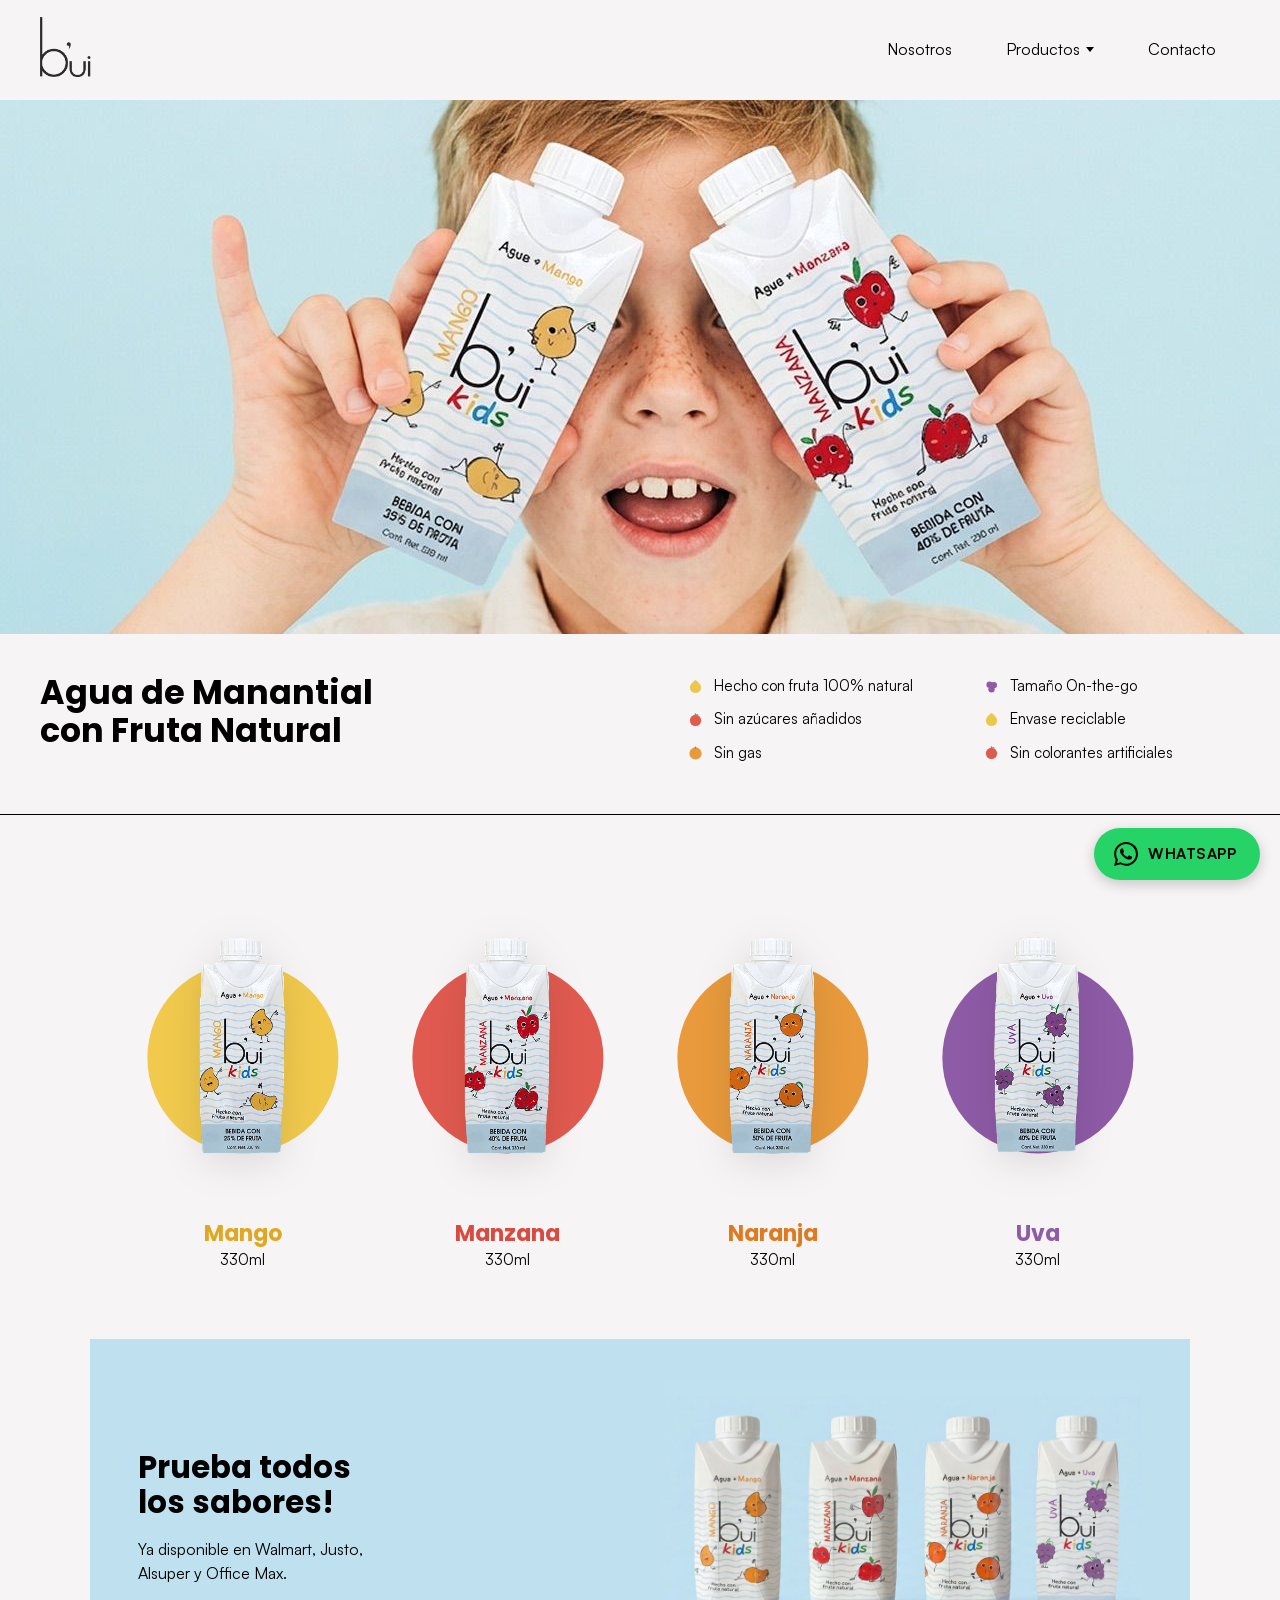
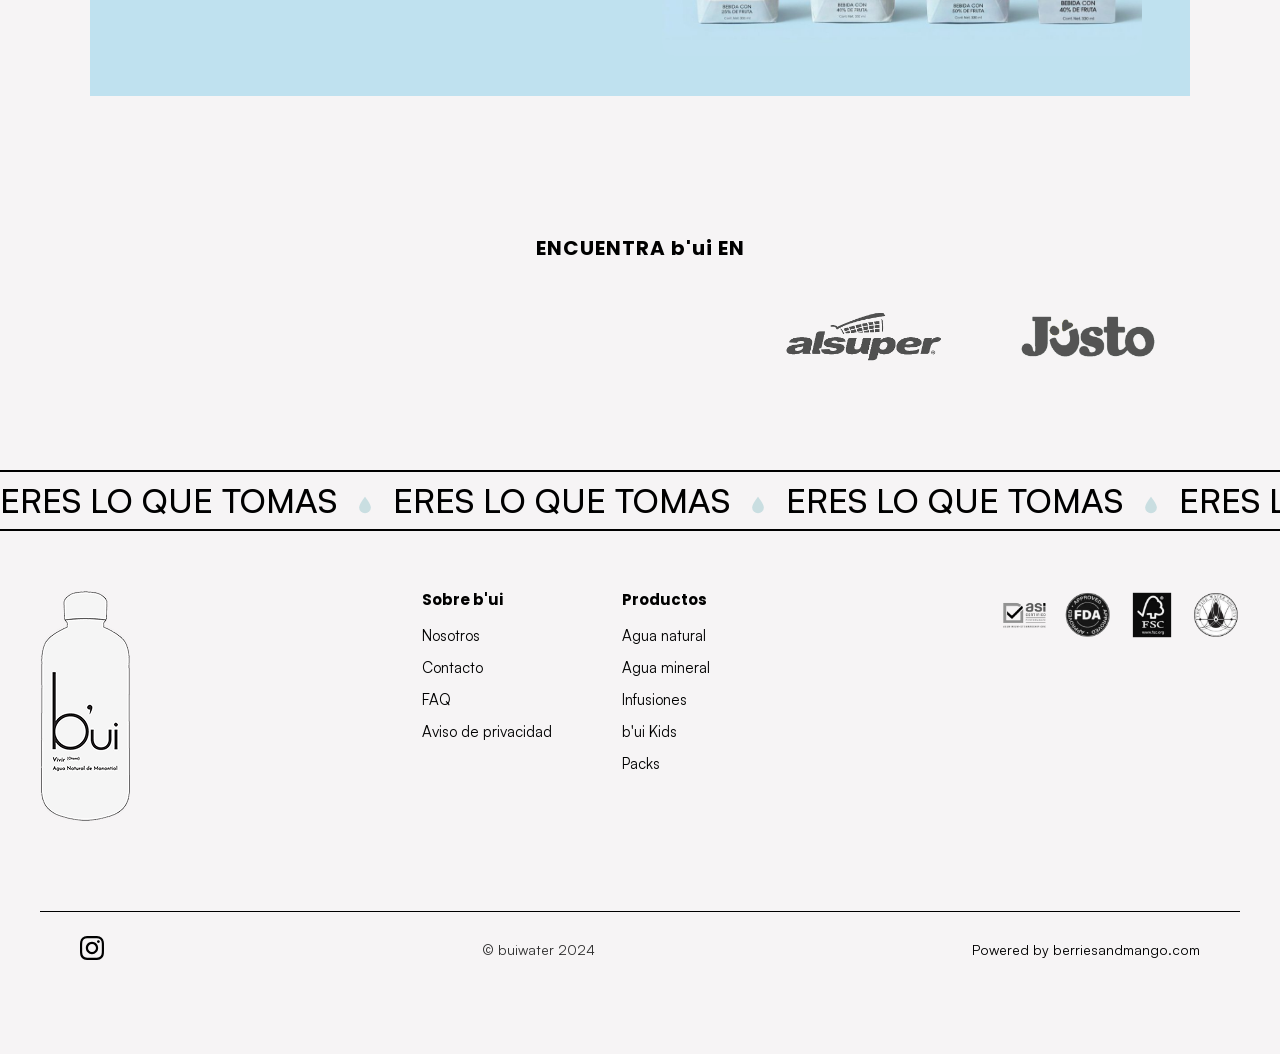
<file: kids.html>
<!DOCTYPE html>
<html lang="es">
<head>
    <meta charset="UTF-8">
    <meta name="viewport" content="width=device-width, initial-scale=1.0">
    <title>b'ui Kids | B'UI</title>

    <meta name="description" content="b'ui kids: agua de manantial con fruta natural. Mango, manzana y naranja. Sin azúcares añadidos, sin gas.">
    <meta name="author" content="Rodney Parker">

    <link rel="icon" href="./favicon.ico" sizes="any">
    <link rel="icon" type="image/png" href="./favicon.png" sizes="32x32">
    <link rel="apple-touch-icon" href="./apple-touch-icon.png">
    <link rel="preconnect" href="https://fonts.googleapis.com">
    <link rel="preconnect" href="https://fonts.gstatic.com" crossorigin>
    <link rel="stylesheet" href="https://fonts.googleapis.com/css2?family=Josefin+Sans:wght@400;500;600;700&family=Poppins:wght@400;500;600;700&display=swap">
    <link rel="stylesheet" href="styles.css?v=20261105a">
    <script src="assets/scripts/index.js" defer></script>
    <script src="assets/scripts/preload-media.js" defer></script>
    <script src="assets/scripts/reveal.js" defer></script>
</head>
<body data-product="kids">
    <header class="header">
        <div class="header__content">
            <div class="header__left">
                <a href="index.html"><img src="assets/images/logo.png" alt="BUI Logo" class="header__logo"></a>
            </div>
            <nav class="header__nav">
                <ul class="header__nav-list">
                    <li class="header__nav-item"><a href="sobre-bui.html" class="header__nav-link">Nosotros</a></li>
                    <li class="header__nav-item header__nav-item--dropdown">
                        <button type="button" class="header__nav-link header__nav-link--dropdown" aria-expanded="false" aria-haspopup="true" aria-controls="productos-submenu">
                            Productos
                            <span class="header__nav-caret" aria-hidden="true"></span>
                        </button>
                        <ul class="header__submenu" id="productos-submenu">
                            <li class="header__submenu-item">
                                <a href="agua-natural.html" class="header__submenu-link">Agua natural</a>
                            </li>
                            <li class="header__submenu-item">
                                <a href="agua-gasificada.html" class="header__submenu-link">Agua gasificada</a>
                            </li>
                            <li class="header__submenu-item">
                                <a href="infusiones.html" class="header__submenu-link">Infusiones</a>
                            </li>
                            <li class="header__submenu-item">
                                <a href="kids.html" class="header__submenu-link">b'ui Kids</a>
                            </li>
                            <li class="header__submenu-item">
                                <a href="packs.html" class="header__submenu-link">Packs</a>
                            </li>
                        </ul>
                    </li>
                    <li class="header__nav-item"><a href="contacto.html" class="header__nav-link">Contacto</a></li>
                </ul>
                <button class="header__hamburger" aria-label="Toggle menu">
                    <span class="header__hamburger-line"></span>
                    <span class="header__hamburger-line"></span>
                    <span class="header__hamburger-line"></span>
                </button>
            </nav>
            <div class="header__right">
                <button class="header__language-switcher">
                    <span class="header__flag">🇪🇸</span>
                    <span class="header__lang-text">ESP</span>
                </button>
            </div>
        </div>
    </header>

    <section class="kids-hero">
        <img src="assets/images/hero_bui_kids.jpg" alt="Niño con cartones b'ui kids" class="kids-hero__image" fetchpriority="high" decoding="async">
    </section>

    <section class="kids-intro">
        <h1 class="kids-intro__title">Agua de Manantial<br>con Fruta Natural</h1>
        <div class="kids-intro__benefits">
            <ul class="kids-intro__list">
                <li class="kids-intro__item kids-intro__item--mango">Hecho con fruta 100% natural</li>
                <li class="kids-intro__item kids-intro__item--manzana">Sin azúcares añadidos</li>
                <li class="kids-intro__item kids-intro__item--naranja">Sin gas</li>
            </ul>
            <ul class="kids-intro__list">
                <li class="kids-intro__item kids-intro__item--uva">Tamaño On-the-go</li>
                <li class="kids-intro__item kids-intro__item--mango">Envase reciclable</li>
                <li class="kids-intro__item kids-intro__item--manzana">Sin colorantes artificiales</li>
            </ul>
        </div>
    </section>

    <section class="kids-flavors">
        <article class="kids-flavor">
            <div class="kids-flavor__media">
                <div class="kids-flavor__circle" style="background-color:#f0c94d;" aria-hidden="true"></div>
                <img src="assets/images/bui_mango.png" alt="b'ui kids mango" class="kids-flavor__image" loading="lazy" decoding="async">
            </div>
            <h2 class="kids-flavor__name kids-flavor__name--mango">Mango</h2>
            <p class="kids-flavor__size">330ml</p>
        </article>
        <article class="kids-flavor">
            <div class="kids-flavor__media">
                <div class="kids-flavor__circle" style="background-color:#e05a4f;" aria-hidden="true"></div>
                <img src="assets/images/bui_manzana.png" alt="b'ui kids manzana" class="kids-flavor__image" loading="lazy" decoding="async">
            </div>
            <h2 class="kids-flavor__name kids-flavor__name--manzana">Manzana</h2>
            <p class="kids-flavor__size">330ml</p>
        </article>
        <article class="kids-flavor">
            <div class="kids-flavor__media">
                <div class="kids-flavor__circle" style="background-color:#e89a3c;" aria-hidden="true"></div>
                <img src="assets/images/bui_naranja.png" alt="b'ui kids naranja" class="kids-flavor__image" loading="lazy" decoding="async">
            </div>
            <h2 class="kids-flavor__name kids-flavor__name--naranja">Naranja</h2>
            <p class="kids-flavor__size">330ml</p>
        </article>
        <article class="kids-flavor">
            <div class="kids-flavor__media">
                <div class="kids-flavor__circle" style="background-color:#8e5ba6;" aria-hidden="true"></div>
                <img src="assets/images/bui_uva.png" alt="b'ui kids uva" class="kids-flavor__image" loading="lazy" decoding="async">
            </div>
            <h2 class="kids-flavor__name kids-flavor__name--uva">Uva</h2>
            <p class="kids-flavor__size">330ml</p>
        </article>
    </section>

    <section class="kids-pack">
        <div class="kids-pack__content">
            <h2 class="kids-pack__title">Prueba todos<br>los sabores!</h2>
            <p class="kids-pack__text">Ya disponible en Walmart, Justo, Alsuper y Office Max.</p>
        </div>
        <div class="kids-pack__media">
            <img src="assets/images/kids-tetras.jpg" alt="Los 4 sabores de b'ui kids: mango, manzana, naranja y uva" class="kids-pack__photo" loading="lazy" decoding="async">
        </div>
    </section>

    <section class="producto-encuentra">
        <h2 class="producto-encuentra__title">Encuentra <span class="bui-lowercase">b'ui</span> en</h2>
        <div class="producto-encuentra__logos">
            </div>
    </section>

    <section class="marquee">
        <div class="marquee__content">
            <span class="marquee__text">ERES LO QUE TOMAS<span class="marquee__sep"><svg class="marquee__drop" viewBox="0 0 24 24" aria-hidden="true" focusable="false"><path d="M12 2C12 2 5 10.5 5 15a7 7 0 0 0 14 0C19 10.5 12 2 12 2z"/></svg></span>ERES LO QUE TOMAS<span class="marquee__sep"><svg class="marquee__drop" viewBox="0 0 24 24" aria-hidden="true" focusable="false"><path d="M12 2C12 2 5 10.5 5 15a7 7 0 0 0 14 0C19 10.5 12 2 12 2z"/></svg></span>ERES LO QUE TOMAS<span class="marquee__sep"><svg class="marquee__drop" viewBox="0 0 24 24" aria-hidden="true" focusable="false"><path d="M12 2C12 2 5 10.5 5 15a7 7 0 0 0 14 0C19 10.5 12 2 12 2z"/></svg></span>ERES LO QUE TOMAS<span class="marquee__sep"><svg class="marquee__drop" viewBox="0 0 24 24" aria-hidden="true" focusable="false"><path d="M12 2C12 2 5 10.5 5 15a7 7 0 0 0 14 0C19 10.5 12 2 12 2z"/></svg></span>ERES LO QUE TOMAS<span class="marquee__sep"><svg class="marquee__drop" viewBox="0 0 24 24" aria-hidden="true" focusable="false"><path d="M12 2C12 2 5 10.5 5 15a7 7 0 0 0 14 0C19 10.5 12 2 12 2z"/></svg></span>ERES LO QUE TOMAS<span class="marquee__sep"><svg class="marquee__drop" viewBox="0 0 24 24" aria-hidden="true" focusable="false"><path d="M12 2C12 2 5 10.5 5 15a7 7 0 0 0 14 0C19 10.5 12 2 12 2z"/></svg></span></span>
            <span class="marquee__text">ERES LO QUE TOMAS<span class="marquee__sep"><svg class="marquee__drop" viewBox="0 0 24 24" aria-hidden="true" focusable="false"><path d="M12 2C12 2 5 10.5 5 15a7 7 0 0 0 14 0C19 10.5 12 2 12 2z"/></svg></span>ERES LO QUE TOMAS<span class="marquee__sep"><svg class="marquee__drop" viewBox="0 0 24 24" aria-hidden="true" focusable="false"><path d="M12 2C12 2 5 10.5 5 15a7 7 0 0 0 14 0C19 10.5 12 2 12 2z"/></svg></span>ERES LO QUE TOMAS<span class="marquee__sep"><svg class="marquee__drop" viewBox="0 0 24 24" aria-hidden="true" focusable="false"><path d="M12 2C12 2 5 10.5 5 15a7 7 0 0 0 14 0C19 10.5 12 2 12 2z"/></svg></span>ERES LO QUE TOMAS<span class="marquee__sep"><svg class="marquee__drop" viewBox="0 0 24 24" aria-hidden="true" focusable="false"><path d="M12 2C12 2 5 10.5 5 15a7 7 0 0 0 14 0C19 10.5 12 2 12 2z"/></svg></span>ERES LO QUE TOMAS<span class="marquee__sep"><svg class="marquee__drop" viewBox="0 0 24 24" aria-hidden="true" focusable="false"><path d="M12 2C12 2 5 10.5 5 15a7 7 0 0 0 14 0C19 10.5 12 2 12 2z"/></svg></span>ERES LO QUE TOMAS<span class="marquee__sep"><svg class="marquee__drop" viewBox="0 0 24 24" aria-hidden="true" focusable="false"><path d="M12 2C12 2 5 10.5 5 15a7 7 0 0 0 14 0C19 10.5 12 2 12 2z"/></svg></span></span>
        </div>
    </section>

    <footer class="footer">
        <div class="footer__grid">
            <div class="footer__bottle">
                <a href="index.html" aria-label="Ir al inicio"><img src="assets/images/botella.png" alt="BUI Water Bottle" class="footer__bottle-image"></a>
            </div>

            <div class="footer__nav-container">
                <div class="footer__nav-col">
                    <h4 class="footer__nav-heading">Sobre b'ui</h4>
                    <nav class="footer__nav">
                        <a href="sobre-bui.html" class="footer__nav-link">Nosotros</a>
                        <a href="contacto.html" class="footer__nav-link">Contacto</a>
                        <a href="contacto.html#faq" class="footer__nav-link">FAQ</a>
                        <a href="privacidad.html" class="footer__nav-link">Aviso de privacidad</a>
                    </nav>
                </div>
                <div class="footer__nav-col">
                    <h4 class="footer__nav-heading">Productos</h4>
                    <nav class="footer__nav">
                        <a href="agua-natural.html" class="footer__nav-link">Agua natural</a>
                        <a href="agua-gasificada.html" class="footer__nav-link">Agua mineral</a>
                        <a href="infusiones.html" class="footer__nav-link">Infusiones</a>
                        <a href="kids.html" class="footer__nav-link">b'ui Kids</a>
                        <a href="packs.html" class="footer__nav-link">Packs</a>
                    </nav>
                </div>
            </div>

            <div class="footer__gallery-container">
                <div class="footer__gallery">
                    <img src="assets/images/asi.png" alt="Logotipo ASI" class="footer__gallery-image">
                    <img src="assets/images/fda.png" alt="Logotipo FDA" class="footer__gallery-image">
                    <img src="assets/images/fsc.png" alt="Logotipo FSC" class="footer__gallery-image">
                    <img src="assets/images/fws.png" alt="Logotipo fws" class="footer__gallery-image">
                </div>
            </div>

            <div class="footer__bottom">
                <div class="footer__social">
                    <a href="https://instagram.com/buiwater" class="footer__social-link" aria-label="Instagram">
                        <svg class="footer__social-icon" viewBox="0 0 24 24" fill="currentColor">
                            <path d="M12 2.163c3.204 0 3.584.012 4.85.07 3.252.148 4.771 1.691 4.919 4.919.058 1.265.069 1.645.069 4.849 0 3.205-.012 3.584-.069 4.849-.149 3.225-1.664 4.771-4.919 4.919-1.266.058-1.644.07-4.85.07-3.204 0-3.584-.012-4.849-.07-3.26-.149-4.771-1.699-4.919-4.92-.058-1.265-.07-1.644-.07-4.849 0-3.204.013-3.583.07-4.849.149-3.227 1.664-4.771 4.919-4.919 1.266-.057 1.645-.069 4.849-.069zm0-2.163c-3.259 0-3.667.014-4.947.072-4.358.2-6.78 2.618-6.98 6.98-.059 1.281-.073 1.689-.073 4.948 0 3.259.014 3.668.072 4.948.2 4.358 2.618 6.78 6.98 6.98 1.281.058 1.689.072 4.948.072 3.259 0 3.668-.014 4.948-.072 4.354-.2 6.782-2.618 6.979-6.98.059-1.28.073-1.689.073-4.948 0-3.259-.014-3.667-.072-4.947-.196-4.354-2.617-6.78-6.979-6.98-1.281-.059-1.69-.073-4.949-.073zm0 5.838c-3.403 0-6.162 2.759-6.162 6.162s2.759 6.163 6.162 6.163 6.162-2.759 6.162-6.163c0-3.403-2.759-6.162-6.162-6.162zm0 10.162c-2.209 0-4-1.79-4-4 0-2.209 1.791-4 4-4s4 1.791 4 4c0 2.21-1.791 4-4 4zm6.406-11.845c-.796 0-1.441.645-1.441 1.44s.645 1.44 1.441 1.44c.795 0 1.439-.645 1.439-1.44s-.644-1.44-1.439-1.44z"/>
                        </svg>
                    </a>
                </div>
                <span class="footer__copyright">© buiwater 2024</span>
                <a href="https://berriesandmango.com" class="footer__privacy-link" target="_blank" rel="noopener">Powered by berriesandmango.com</a>
            </div>
        </div>
    </footer>

    <a class="wa-float" href="https://wa.me/525610151213?text=Hola%2C%20me%20gustar%C3%ADa%20recibir%20m%C3%A1s%20informaci%C3%B3n%20sobre%20b%27ui." target="_blank" rel="noopener" aria-label="Escríbenos por WhatsApp">
        <svg class="wa-float__icon" viewBox="0 0 24 24" fill="currentColor" aria-hidden="true"><path d="M17.472 14.382c-.297-.149-1.758-.867-2.03-.967-.273-.099-.471-.148-.67.15-.197.297-.767.966-.94 1.164-.173.199-.347.223-.644.075-.297-.15-1.255-.463-2.39-1.475-.883-.788-1.48-1.761-1.653-2.059-.173-.297-.018-.458.13-.606.134-.133.298-.347.446-.52.149-.174.198-.298.298-.497.099-.198.05-.371-.025-.52-.075-.149-.669-1.612-.916-2.207-.242-.579-.487-.5-.669-.51-.173-.008-.371-.01-.57-.01-.198 0-.52.074-.792.372-.272.297-1.04 1.016-1.04 2.479 0 1.462 1.065 2.875 1.213 3.074.149.198 2.096 3.2 5.077 4.487.709.306 1.262.489 1.694.625.712.227 1.36.195 1.871.118.571-.085 1.758-.719 2.006-1.413.248-.694.248-1.289.173-1.413-.074-.124-.272-.198-.57-.347m-5.421 7.403h-.004a9.87 9.87 0 01-5.031-1.378l-.361-.214-3.741.982.998-3.648-.235-.374a9.86 9.86 0 01-1.51-5.26c.001-5.45 4.436-9.884 9.888-9.884 2.64 0 5.122 1.03 6.988 2.898a9.825 9.825 0 012.893 6.994c-.003 5.45-4.437 9.884-9.885 9.884m8.413-18.297A11.815 11.815 0 0012.05 0C5.495 0 .16 5.335.157 11.892c0 2.096.547 4.142 1.588 5.945L.057 24l6.305-1.654a11.882 11.882 0 005.683 1.448h.005c6.554 0 11.89-5.335 11.893-11.893A11.821 11.821 0 0020.905 3.488"/></svg>
        <span class="wa-float__label">WHATSAPP</span>
    </a>

</body>
</html>
</file>
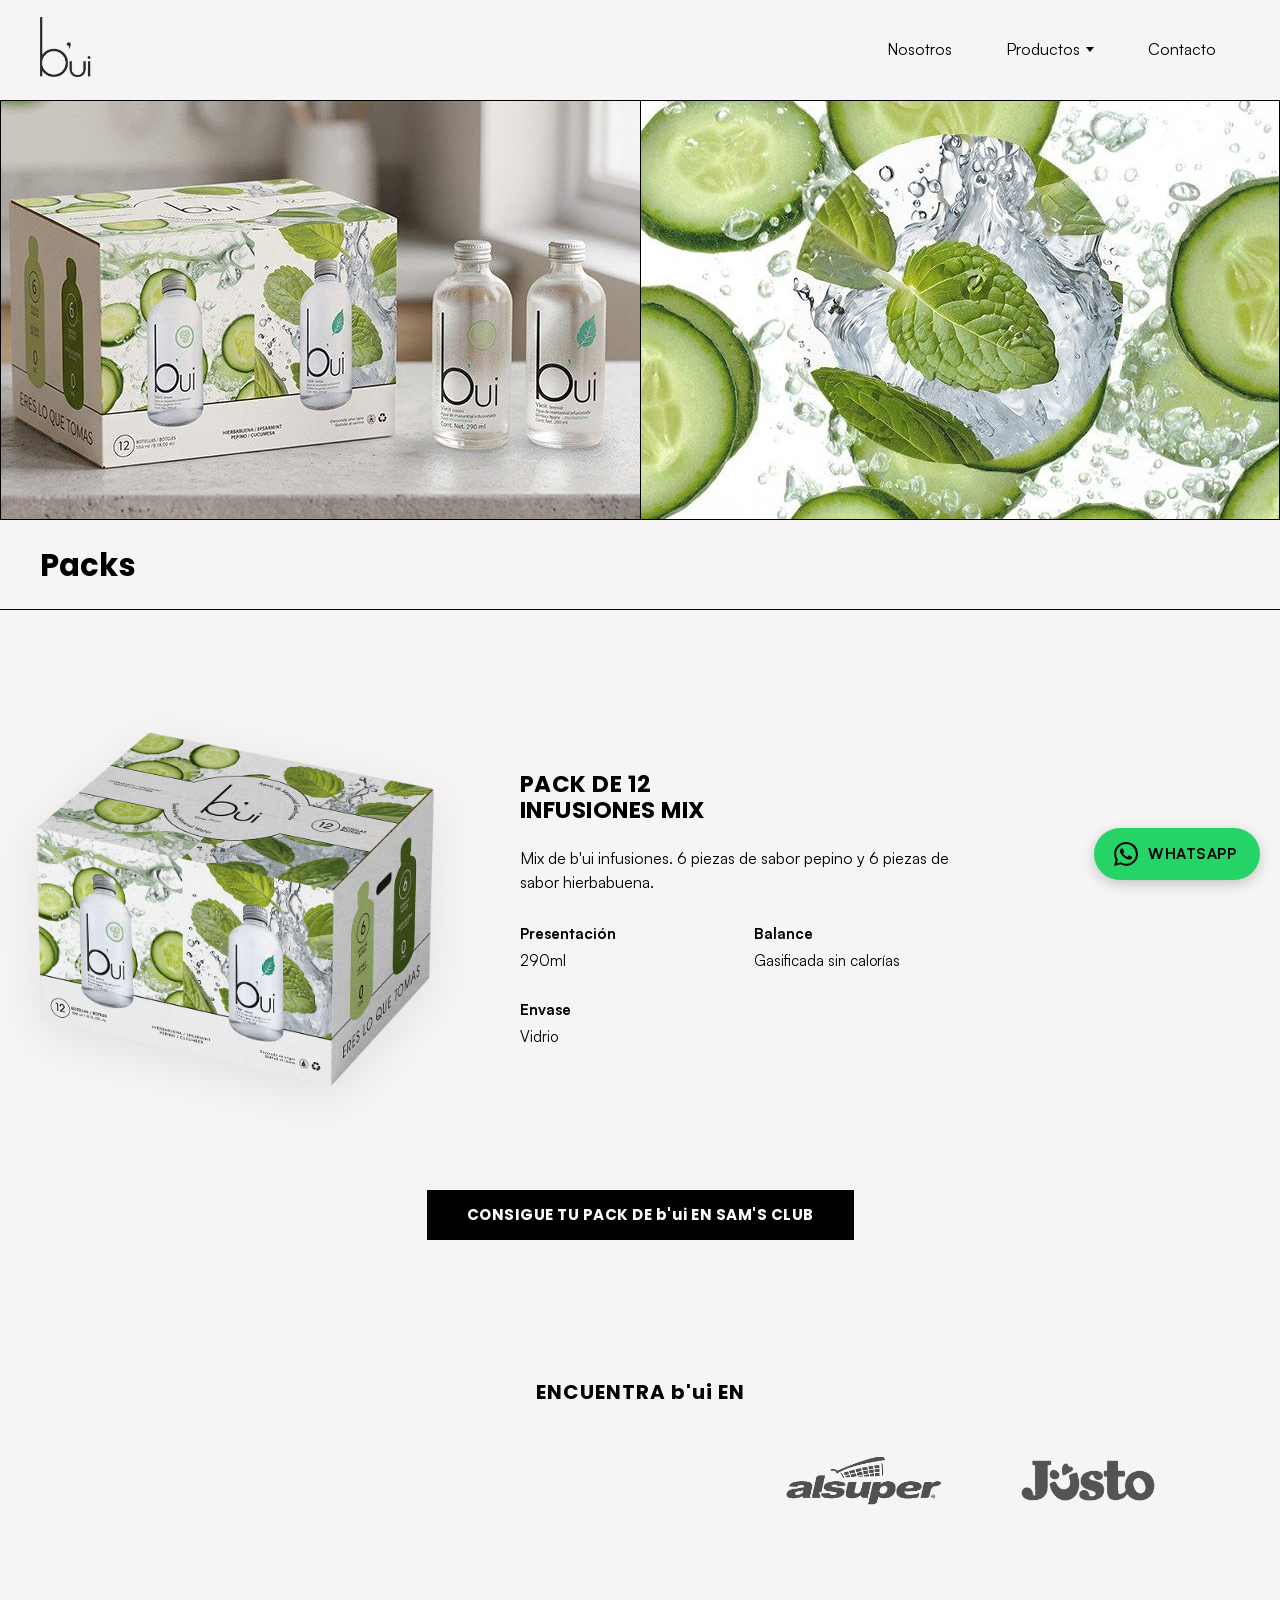
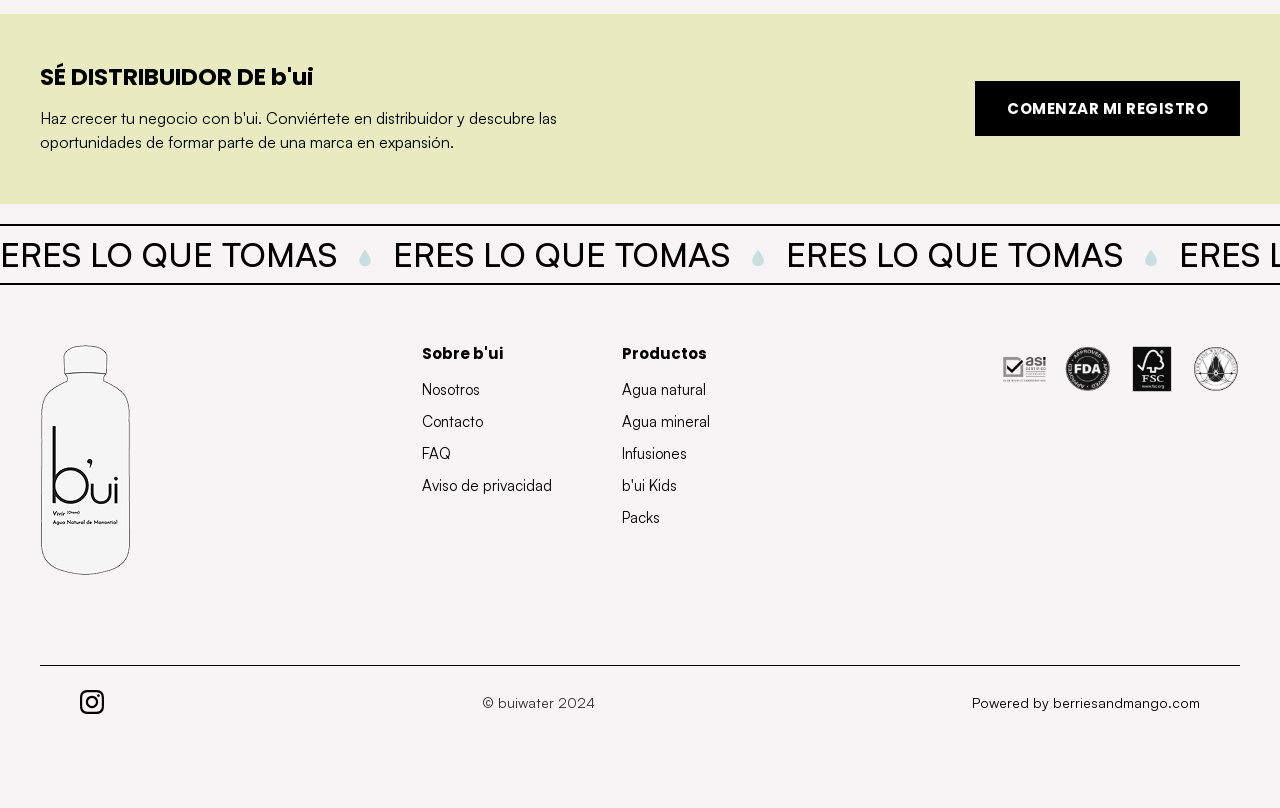
<file: packs.html>
<!DOCTYPE html>
<html lang="es">
<head>
    <meta charset="UTF-8">
    <meta name="viewport" content="width=device-width, initial-scale=1.0">
    <title>PACKS | B'UI</title>

    <meta name="description" content="Packs b'ui: combina tus sabores favoritos en un solo pack.">
    <meta name="author" content="Rodney Parker">

    <link rel="icon" href="./favicon.ico" sizes="any">
    <link rel="icon" type="image/png" href="./favicon.png" sizes="32x32">
    <link rel="apple-touch-icon" href="./apple-touch-icon.png">
    <link rel="preconnect" href="https://fonts.googleapis.com">
    <link rel="preconnect" href="https://fonts.gstatic.com" crossorigin>
    <link rel="stylesheet" href="https://fonts.googleapis.com/css2?family=Josefin+Sans:wght@400;500;600;700&family=Poppins:wght@400;500;600;700&family=Homemade+Apple&display=swap">
    <link rel="stylesheet" href="styles.css?v=20261105a">
    <script src="assets/scripts/index.js" defer></script>
    <script src="assets/scripts/preload-media.js" defer></script>
    <script src="assets/scripts/reveal.js" defer></script>
    <script src="assets/scripts/forms.js" defer></script>
    <script src="assets/scripts/product-page.js" defer></script>
</head>
<body data-product="packs">
    <header class="header">
        <div class="header__content">
            <div class="header__left">
                <a href="index.html"><img src="assets/images/logo.png" alt="BUI Logo" class="header__logo"></a>
            </div>
            <nav class="header__nav">
                <ul class="header__nav-list">
                    <li class="header__nav-item"><a href="sobre-bui.html" class="header__nav-link">Nosotros</a></li>
                    <li class="header__nav-item header__nav-item--dropdown">
                        <button type="button" class="header__nav-link header__nav-link--dropdown" aria-expanded="false" aria-haspopup="true" aria-controls="productos-submenu">
                            Productos
                            <span class="header__nav-caret" aria-hidden="true"></span>
                        </button>
                        <ul class="header__submenu" id="productos-submenu">
                            <li class="header__submenu-item">
                                <a href="agua-natural.html" class="header__submenu-link">Agua natural</a>
                            </li>
                            <li class="header__submenu-item">
                                <a href="agua-gasificada.html" class="header__submenu-link">Agua gasificada</a>
                            </li>
                            <li class="header__submenu-item">
                                <a href="infusiones.html" class="header__submenu-link">Infusiones</a>
                            </li>
                            <li class="header__submenu-item">
                                <a href="kids.html" class="header__submenu-link">b'ui Kids</a>
                            </li>
                            <li class="header__submenu-item">
                                <a href="packs.html" class="header__submenu-link">Packs</a>
                            </li>
                        </ul>
                    </li>
                    <li class="header__nav-item"><a href="contacto.html" class="header__nav-link">Contacto</a></li>
                </ul>
                <button class="header__hamburger" aria-label="Toggle menu">
                    <span class="header__hamburger-line"></span>
                    <span class="header__hamburger-line"></span>
                    <span class="header__hamburger-line"></span>
                </button>
            </nav>
            <div class="header__right">
                <button class="header__language-switcher">
                    <span class="header__flag">🇪🇸</span>
                    <span class="header__lang-text">ESP</span>
                </button>
            </div>
        </div>
    </header>

    <section class="producto-hero producto-hero--equal">
        <div class="producto-hero__panel">
            <img src="assets/images/packs-hero-1.jpg" alt="Pack de 12 b'ui Infusiones Mix con botellas de pepino y hierbabuena" class="producto-hero__image" fetchpriority="high" decoding="async">
        </div>
        <div class="producto-hero__panel producto-hero__panel--right">
            <img src="assets/images/packs-hero-2.jpg" alt="Rodajas de pepino y hojas de hierbabuena con agua b'ui" class="producto-hero__image">
        </div>
    </section>

    <div class="producto-titlebar">
        <h1 class="producto-titlebar__title">Packs</h1>
    </div>

    <!-- Tabs only rendered when product has 2+ presentaciones in JSON -->
    <div class="producto-tabs" role="tablist" aria-label="Presentaciones" hidden></div>

    <section class="producto-presentacion" data-product="packs">
        <div class="producto-presentacion__media">
            <div class="producto-presentacion__circle" aria-hidden="true"></div>
            <img src="assets/images/pack-12-infusiones-mix.png" alt="Pack de 12 b'ui Infusiones Mix" class="producto-presentacion__image">
        </div>
        <div class="producto-presentacion__content">
            <h2 class="producto-presentacion__title">Pack de 12<br>Infusiones Mix</h2>
            <div data-presentacion-paragraphs>
                <p class="producto-presentacion__paragraph">Mix de b'ui infusiones. 6 piezas de sabor pepino y 6 piezas de sabor hierbabuena.</p>
            </div>
            <div class="producto-presentacion__specs" data-presentacion-specs>
                <div>
                    <p class="producto-presentacion__spec-label">Presentación</p>
                    <p class="producto-presentacion__spec-value">290ml</p>
                </div>
                <div>
                    <p class="producto-presentacion__spec-label">Balance</p>
                    <p class="producto-presentacion__spec-value">Gasificada sin calorías</p>
                </div>
                <div>
                    <p class="producto-presentacion__spec-label">Envase</p>
                    <p class="producto-presentacion__spec-value">Vidrio</p>
                </div>
            </div>
        </div>
    </section>

    <div class="producto-cta">
        <a href="https://www.sams.com.mx/ip/agua-gasificada-buii-6-pzas-sabor-pepino-6-pzas-sabor-hierbabuena-de-290-ml-c-u/981057469" class="producto-cta-button" target="_blank" rel="noopener">CONSIGUE TU PACK DE <span class="bui-lowercase">b'ui</span> EN SAM'S CLUB</a>
    </div>

    <section class="producto-encuentra">
        <h2 class="producto-encuentra__title">Encuentra <span class="bui-lowercase">b'ui</span> en</h2>
        <div class="producto-encuentra__logos">
            </div>
    </section>

    <section class="distribuidor">
        <div class="distribuidor__content">
            <div class="distribuidor__text">
                <h2 class="distribuidor__title">SÉ DISTRIBUIDOR DE b'ui</h2>
                <p class="distribuidor__subtitle">Haz crecer tu negocio con b'ui. Conviértete en distribuidor y descubre las oportunidades de formar parte de una marca en expansión.</p>
            </div>
            <button type="button" class="distribuidor__button" data-open-distribuidor>COMENZAR MI REGISTRO</button>
        </div>
    </section>

    <div class="distribuidor-panel" id="distribuidorPanel" aria-hidden="true">
        <div class="distribuidor-panel__backdrop" data-close-distribuidor></div>
        <div class="distribuidor-panel__sheet" role="dialog" aria-modal="true">
            <button type="button" class="distribuidor-panel__close" data-close-distribuidor aria-label="Cerrar">
                <svg width="24" height="24" viewBox="0 0 24 24" fill="none" aria-hidden="true">
                    <path d="M6 6l12 12M18 6L6 18" stroke="currentColor" stroke-width="1.5" stroke-linecap="round"/>
                </svg>
            </button>
            <section class="sobre-distribuidor" id="contacto">
                <div class="sobre-distribuidor__content">
                    <div class="sobre-distribuidor__text">
                        <p class="sobre-distribuidor__paragraph">Envía este formulario y un miembro de nuestro equipo te contactará.</p>
                    </div>
                    <form class="sobre-distribuidor__form" data-form-type="distribuidor" action="/api/contact" method="POST">
                        <div class="sobre-distribuidor__field sobre-distribuidor__field--trap" aria-hidden="true">
                            <label for="distribuidorWebsite">No llenar</label>
                            <input type="text" id="distribuidorWebsite" name="website" tabindex="-1" autocomplete="off">
                        </div>
                        <div class="sobre-distribuidor__form-grid">
                            <div class="sobre-distribuidor__field">
                                <input type="text" placeholder="Nombre" name="nombre" required>
                            </div>
                            <div class="sobre-distribuidor__field">
                                <input type="text" placeholder="Apellido" name="apellido">
                            </div>
                            <div class="sobre-distribuidor__field">
                                <input type="tel" placeholder="Teléfono" name="telefono">
                            </div>
                            <div class="sobre-distribuidor__field">
                                <input type="email" placeholder="Correo Electrónico" name="correo" required>
                            </div>
                            <div class="sobre-distribuidor__field sobre-distribuidor__field--full">
                                <input type="text" placeholder="Nombre de tu empresa" name="empresa">
                            </div>
                            <div class="sobre-distribuidor__field sobre-distribuidor__field--full">
                                <textarea placeholder="Mensaje" name="mensaje" rows="1"></textarea>
                            </div>
                        </div>
                        <button type="submit" class="sobre-distribuidor__submit">ENVIAR</button>
                        <p class="sobre-distribuidor__status" role="status" aria-live="polite"></p>
                    </form>
                </div>
            </section>
        </div>
    </div>

    <section class="marquee">
        <div class="marquee__content">
            <span class="marquee__text">ERES LO QUE TOMAS<span class="marquee__sep"><svg class="marquee__drop" viewBox="0 0 24 24" aria-hidden="true" focusable="false"><path d="M12 2C12 2 5 10.5 5 15a7 7 0 0 0 14 0C19 10.5 12 2 12 2z"/></svg></span>ERES LO QUE TOMAS<span class="marquee__sep"><svg class="marquee__drop" viewBox="0 0 24 24" aria-hidden="true" focusable="false"><path d="M12 2C12 2 5 10.5 5 15a7 7 0 0 0 14 0C19 10.5 12 2 12 2z"/></svg></span>ERES LO QUE TOMAS<span class="marquee__sep"><svg class="marquee__drop" viewBox="0 0 24 24" aria-hidden="true" focusable="false"><path d="M12 2C12 2 5 10.5 5 15a7 7 0 0 0 14 0C19 10.5 12 2 12 2z"/></svg></span>ERES LO QUE TOMAS<span class="marquee__sep"><svg class="marquee__drop" viewBox="0 0 24 24" aria-hidden="true" focusable="false"><path d="M12 2C12 2 5 10.5 5 15a7 7 0 0 0 14 0C19 10.5 12 2 12 2z"/></svg></span>ERES LO QUE TOMAS<span class="marquee__sep"><svg class="marquee__drop" viewBox="0 0 24 24" aria-hidden="true" focusable="false"><path d="M12 2C12 2 5 10.5 5 15a7 7 0 0 0 14 0C19 10.5 12 2 12 2z"/></svg></span>ERES LO QUE TOMAS<span class="marquee__sep"><svg class="marquee__drop" viewBox="0 0 24 24" aria-hidden="true" focusable="false"><path d="M12 2C12 2 5 10.5 5 15a7 7 0 0 0 14 0C19 10.5 12 2 12 2z"/></svg></span></span>
            <span class="marquee__text">ERES LO QUE TOMAS<span class="marquee__sep"><svg class="marquee__drop" viewBox="0 0 24 24" aria-hidden="true" focusable="false"><path d="M12 2C12 2 5 10.5 5 15a7 7 0 0 0 14 0C19 10.5 12 2 12 2z"/></svg></span>ERES LO QUE TOMAS<span class="marquee__sep"><svg class="marquee__drop" viewBox="0 0 24 24" aria-hidden="true" focusable="false"><path d="M12 2C12 2 5 10.5 5 15a7 7 0 0 0 14 0C19 10.5 12 2 12 2z"/></svg></span>ERES LO QUE TOMAS<span class="marquee__sep"><svg class="marquee__drop" viewBox="0 0 24 24" aria-hidden="true" focusable="false"><path d="M12 2C12 2 5 10.5 5 15a7 7 0 0 0 14 0C19 10.5 12 2 12 2z"/></svg></span>ERES LO QUE TOMAS<span class="marquee__sep"><svg class="marquee__drop" viewBox="0 0 24 24" aria-hidden="true" focusable="false"><path d="M12 2C12 2 5 10.5 5 15a7 7 0 0 0 14 0C19 10.5 12 2 12 2z"/></svg></span>ERES LO QUE TOMAS<span class="marquee__sep"><svg class="marquee__drop" viewBox="0 0 24 24" aria-hidden="true" focusable="false"><path d="M12 2C12 2 5 10.5 5 15a7 7 0 0 0 14 0C19 10.5 12 2 12 2z"/></svg></span>ERES LO QUE TOMAS<span class="marquee__sep"><svg class="marquee__drop" viewBox="0 0 24 24" aria-hidden="true" focusable="false"><path d="M12 2C12 2 5 10.5 5 15a7 7 0 0 0 14 0C19 10.5 12 2 12 2z"/></svg></span></span>
        </div>
    </section>

    <footer class="footer">
        <div class="footer__grid">
            <div class="footer__bottle">
                <a href="index.html" aria-label="Ir al inicio"><img src="assets/images/botella.png" alt="BUI Water Bottle" class="footer__bottle-image"></a>
            </div>

            <div class="footer__nav-container">
                <div class="footer__nav-col">
                    <h4 class="footer__nav-heading">Sobre b'ui</h4>
                    <nav class="footer__nav">
                        <a href="sobre-bui.html" class="footer__nav-link">Nosotros</a>
                        <a href="contacto.html" class="footer__nav-link">Contacto</a>
                        <a href="contacto.html#faq" class="footer__nav-link">FAQ</a>
                        <a href="privacidad.html" class="footer__nav-link">Aviso de privacidad</a>
                    </nav>
                </div>
                <div class="footer__nav-col">
                    <h4 class="footer__nav-heading">Productos</h4>
                    <nav class="footer__nav">
                        <a href="agua-natural.html" class="footer__nav-link">Agua natural</a>
                        <a href="agua-gasificada.html" class="footer__nav-link">Agua mineral</a>
                        <a href="infusiones.html" class="footer__nav-link">Infusiones</a>
                        <a href="kids.html" class="footer__nav-link">b'ui Kids</a>
                        <a href="packs.html" class="footer__nav-link">Packs</a>
                    </nav>
                </div>
            </div>

            <div class="footer__gallery-container">
                <div class="footer__gallery">
                    <img src="assets/images/asi.png" alt="Logotipo ASI" class="footer__gallery-image">
                    <img src="assets/images/fda.png" alt="Logotipo FDA" class="footer__gallery-image">
                    <img src="assets/images/fsc.png" alt="Logotipo FSC" class="footer__gallery-image">
                    <img src="assets/images/fws.png" alt="Logotipo fws" class="footer__gallery-image">
                </div>
            </div>

            <div class="footer__bottom">
                <div class="footer__social">
                    <a href="https://instagram.com/buiwater" class="footer__social-link" aria-label="Instagram">
                        <svg class="footer__social-icon" viewBox="0 0 24 24" fill="currentColor">
                            <path d="M12 2.163c3.204 0 3.584.012 4.85.07 3.252.148 4.771 1.691 4.919 4.919.058 1.265.069 1.645.069 4.849 0 3.205-.012 3.584-.069 4.849-.149 3.225-1.664 4.771-4.919 4.919-1.266.058-1.644.07-4.85.07-3.204 0-3.584-.012-4.849-.07-3.26-.149-4.771-1.699-4.919-4.92-.058-1.265-.07-1.644-.07-4.849 0-3.204.013-3.583.07-4.849.149-3.227 1.664-4.771 4.919-4.919 1.266-.057 1.645-.069 4.849-.069zm0-2.163c-3.259 0-3.667.014-4.947.072-4.358.2-6.78 2.618-6.98 6.98-.059 1.281-.073 1.689-.073 4.948 0 3.259.014 3.668.072 4.948.2 4.358 2.618 6.78 6.98 6.98 1.281.058 1.689.072 4.948.072 3.259 0 3.668-.014 4.948-.072 4.354-.2 6.782-2.618 6.979-6.98.059-1.28.073-1.689.073-4.948 0-3.259-.014-3.667-.072-4.947-.196-4.354-2.617-6.78-6.979-6.98-1.281-.059-1.69-.073-4.949-.073zm0 5.838c-3.403 0-6.162 2.759-6.162 6.162s2.759 6.163 6.162 6.163 6.162-2.759 6.162-6.163c0-3.403-2.759-6.162-6.162-6.162zm0 10.162c-2.209 0-4-1.79-4-4 0-2.209 1.791-4 4-4s4 1.791 4 4c0 2.21-1.791 4-4 4zm6.406-11.845c-.796 0-1.441.645-1.441 1.44s.645 1.44 1.441 1.44c.795 0 1.439-.645 1.439-1.44s-.644-1.44-1.439-1.44z"/>
                        </svg>
                    </a>
                </div>
                <span class="footer__copyright">© buiwater 2024</span>
                <a href="https://berriesandmango.com" class="footer__privacy-link" target="_blank" rel="noopener">Powered by berriesandmango.com</a>
            </div>
        </div>
    </footer>

    <a class="wa-float" href="https://wa.me/525610151213?text=Hola%2C%20me%20gustar%C3%ADa%20recibir%20m%C3%A1s%20informaci%C3%B3n%20sobre%20b%27ui." target="_blank" rel="noopener" aria-label="Escríbenos por WhatsApp">
        <svg class="wa-float__icon" viewBox="0 0 24 24" fill="currentColor" aria-hidden="true"><path d="M17.472 14.382c-.297-.149-1.758-.867-2.03-.967-.273-.099-.471-.148-.67.15-.197.297-.767.966-.94 1.164-.173.199-.347.223-.644.075-.297-.15-1.255-.463-2.39-1.475-.883-.788-1.48-1.761-1.653-2.059-.173-.297-.018-.458.13-.606.134-.133.298-.347.446-.52.149-.174.198-.298.298-.497.099-.198.05-.371-.025-.52-.075-.149-.669-1.612-.916-2.207-.242-.579-.487-.5-.669-.51-.173-.008-.371-.01-.57-.01-.198 0-.52.074-.792.372-.272.297-1.04 1.016-1.04 2.479 0 1.462 1.065 2.875 1.213 3.074.149.198 2.096 3.2 5.077 4.487.709.306 1.262.489 1.694.625.712.227 1.36.195 1.871.118.571-.085 1.758-.719 2.006-1.413.248-.694.248-1.289.173-1.413-.074-.124-.272-.198-.57-.347m-5.421 7.403h-.004a9.87 9.87 0 01-5.031-1.378l-.361-.214-3.741.982.998-3.648-.235-.374a9.86 9.86 0 01-1.51-5.26c.001-5.45 4.436-9.884 9.888-9.884 2.64 0 5.122 1.03 6.988 2.898a9.825 9.825 0 012.893 6.994c-.003 5.45-4.437 9.884-9.885 9.884m8.413-18.297A11.815 11.815 0 0012.05 0C5.495 0 .16 5.335.157 11.892c0 2.096.547 4.142 1.588 5.945L.057 24l6.305-1.654a11.882 11.882 0 005.683 1.448h.005c6.554 0 11.89-5.335 11.893-11.893A11.821 11.821 0 0020.905 3.488"/></svg>
        <span class="wa-float__label">WHATSAPP</span>
    </a>

</body>
</html>
</file>
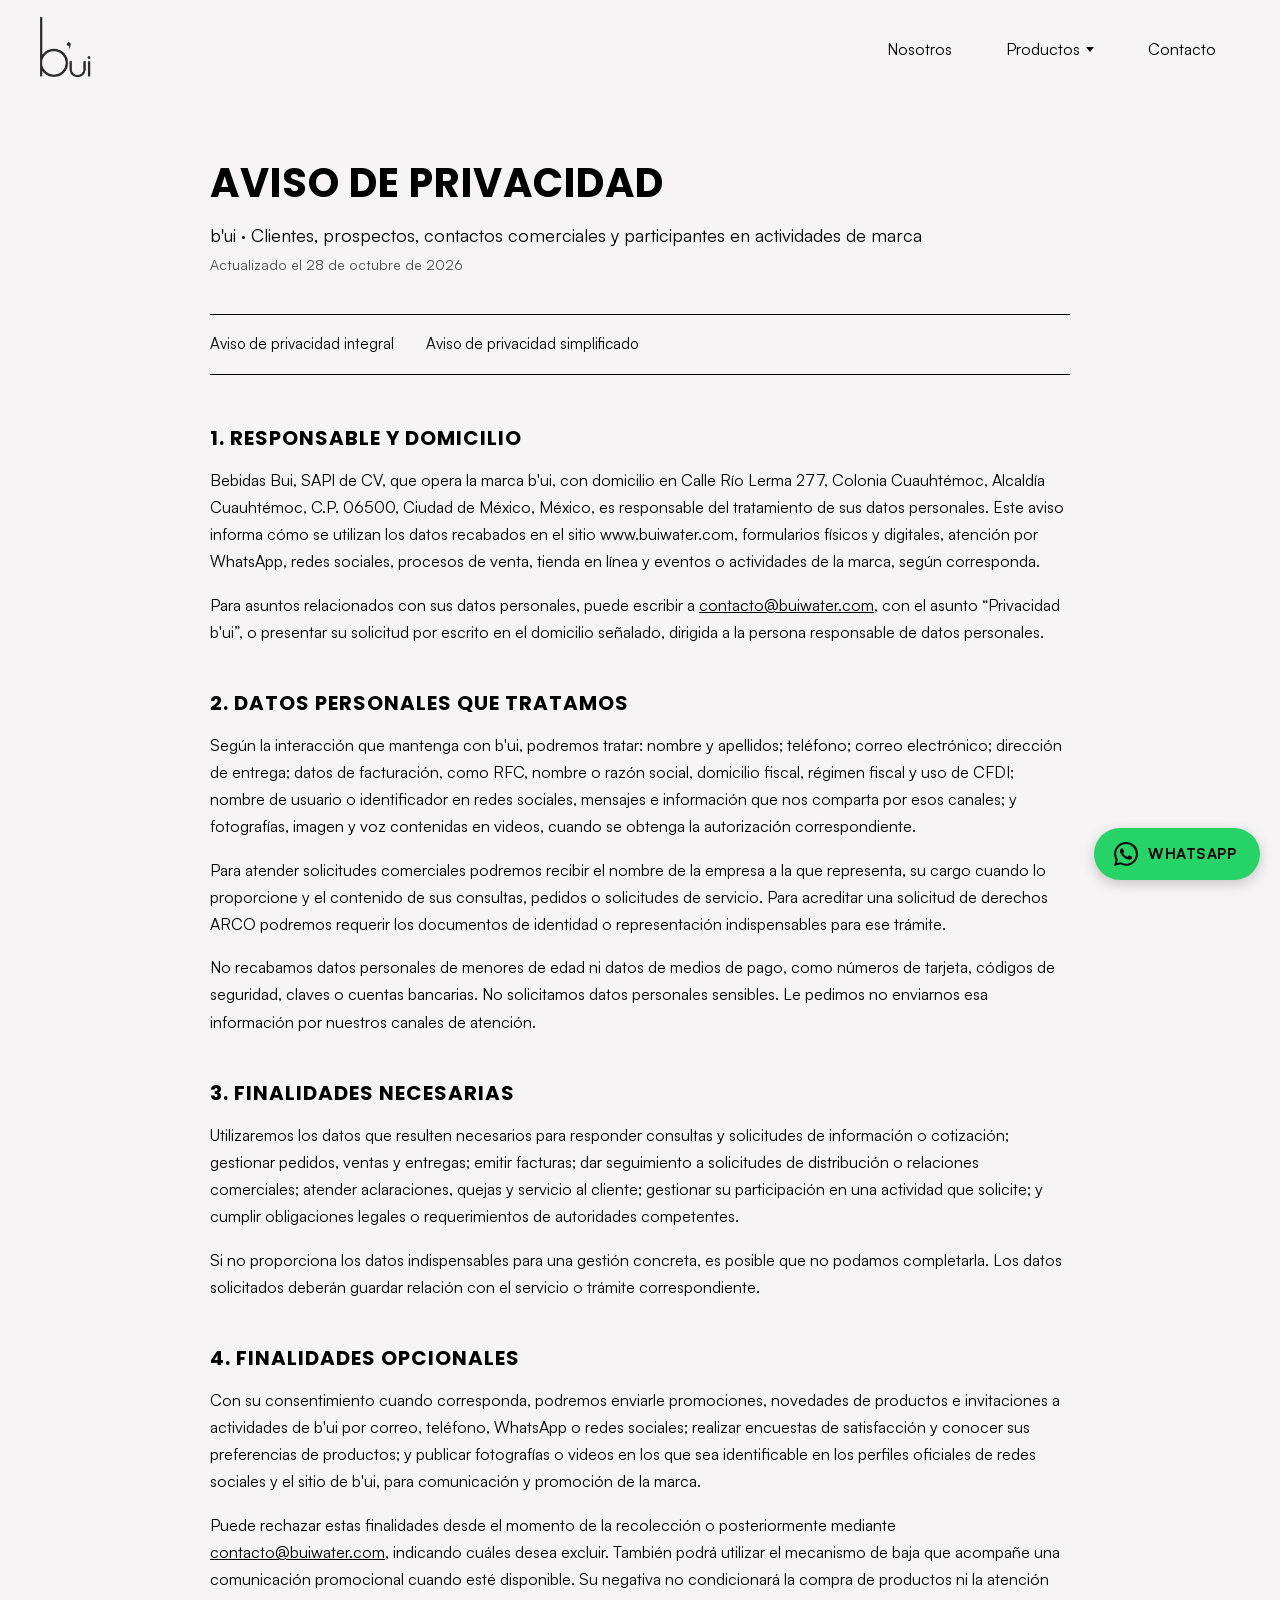
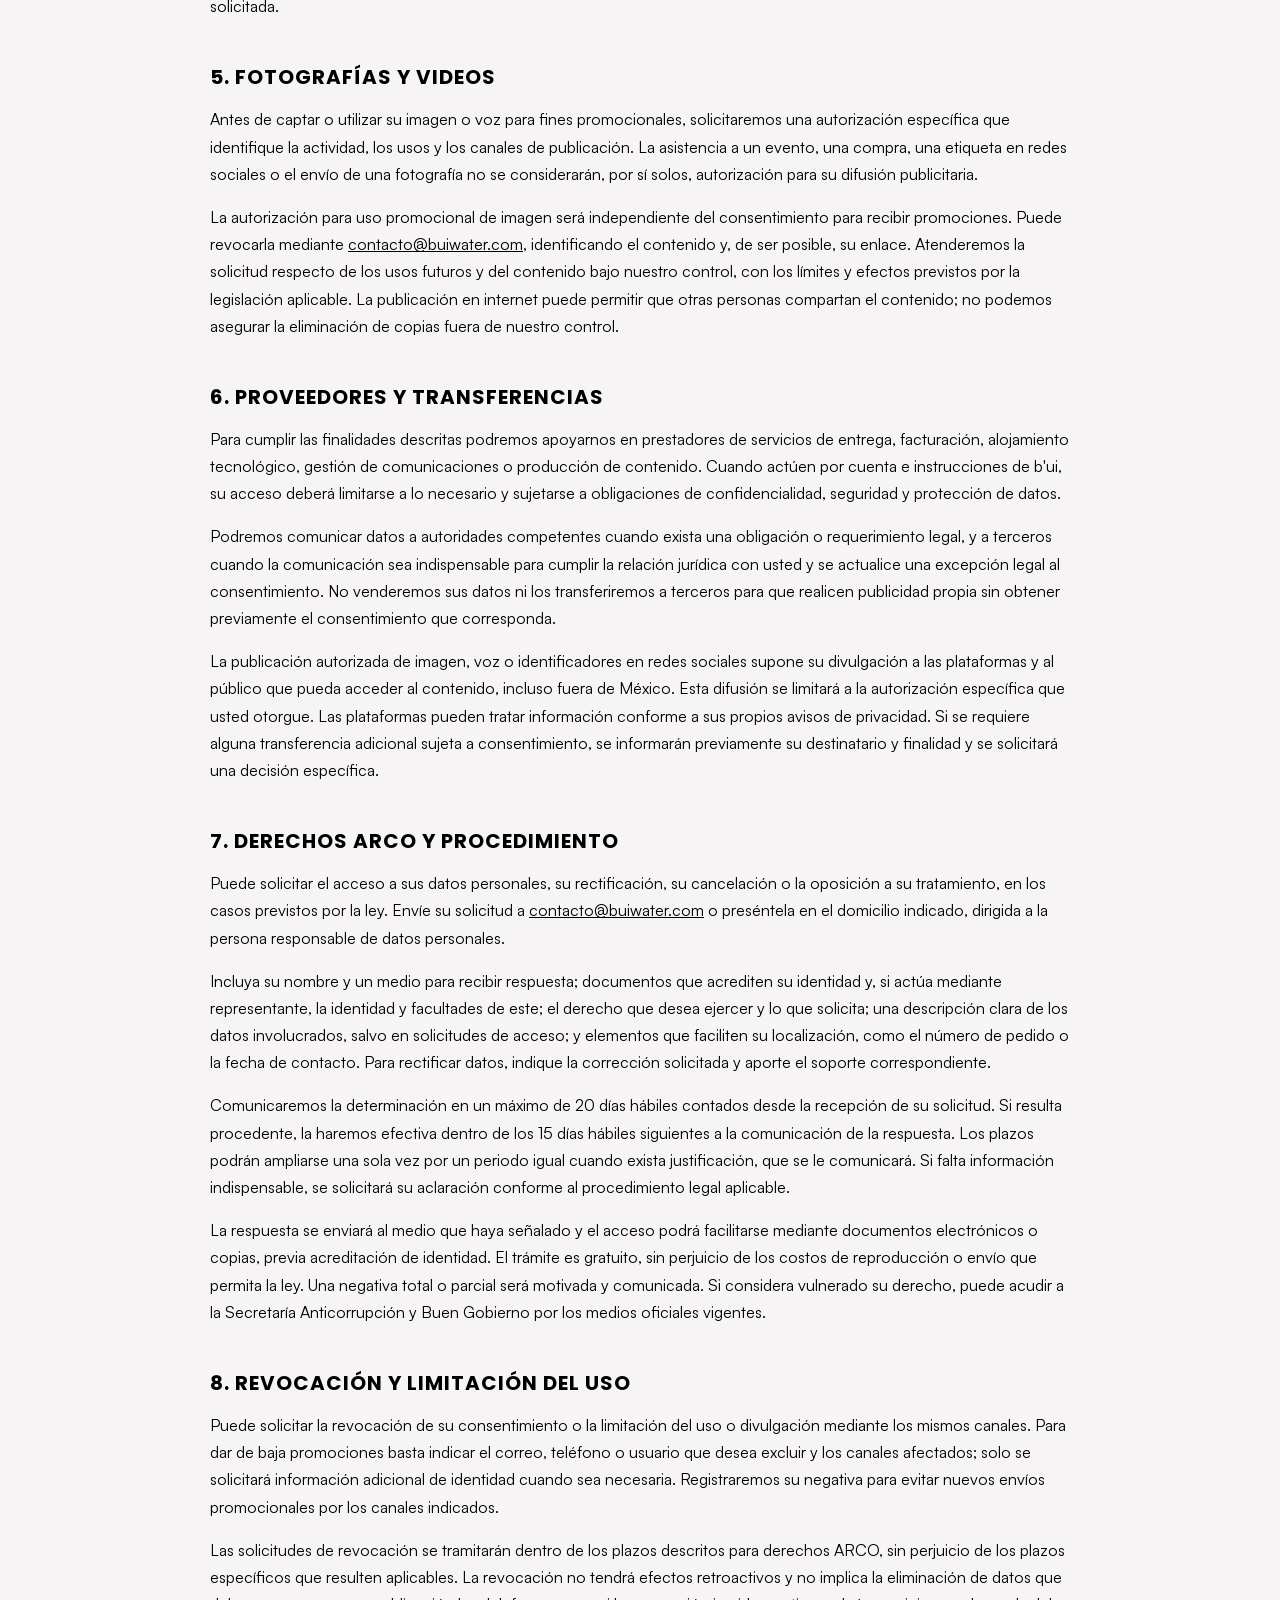
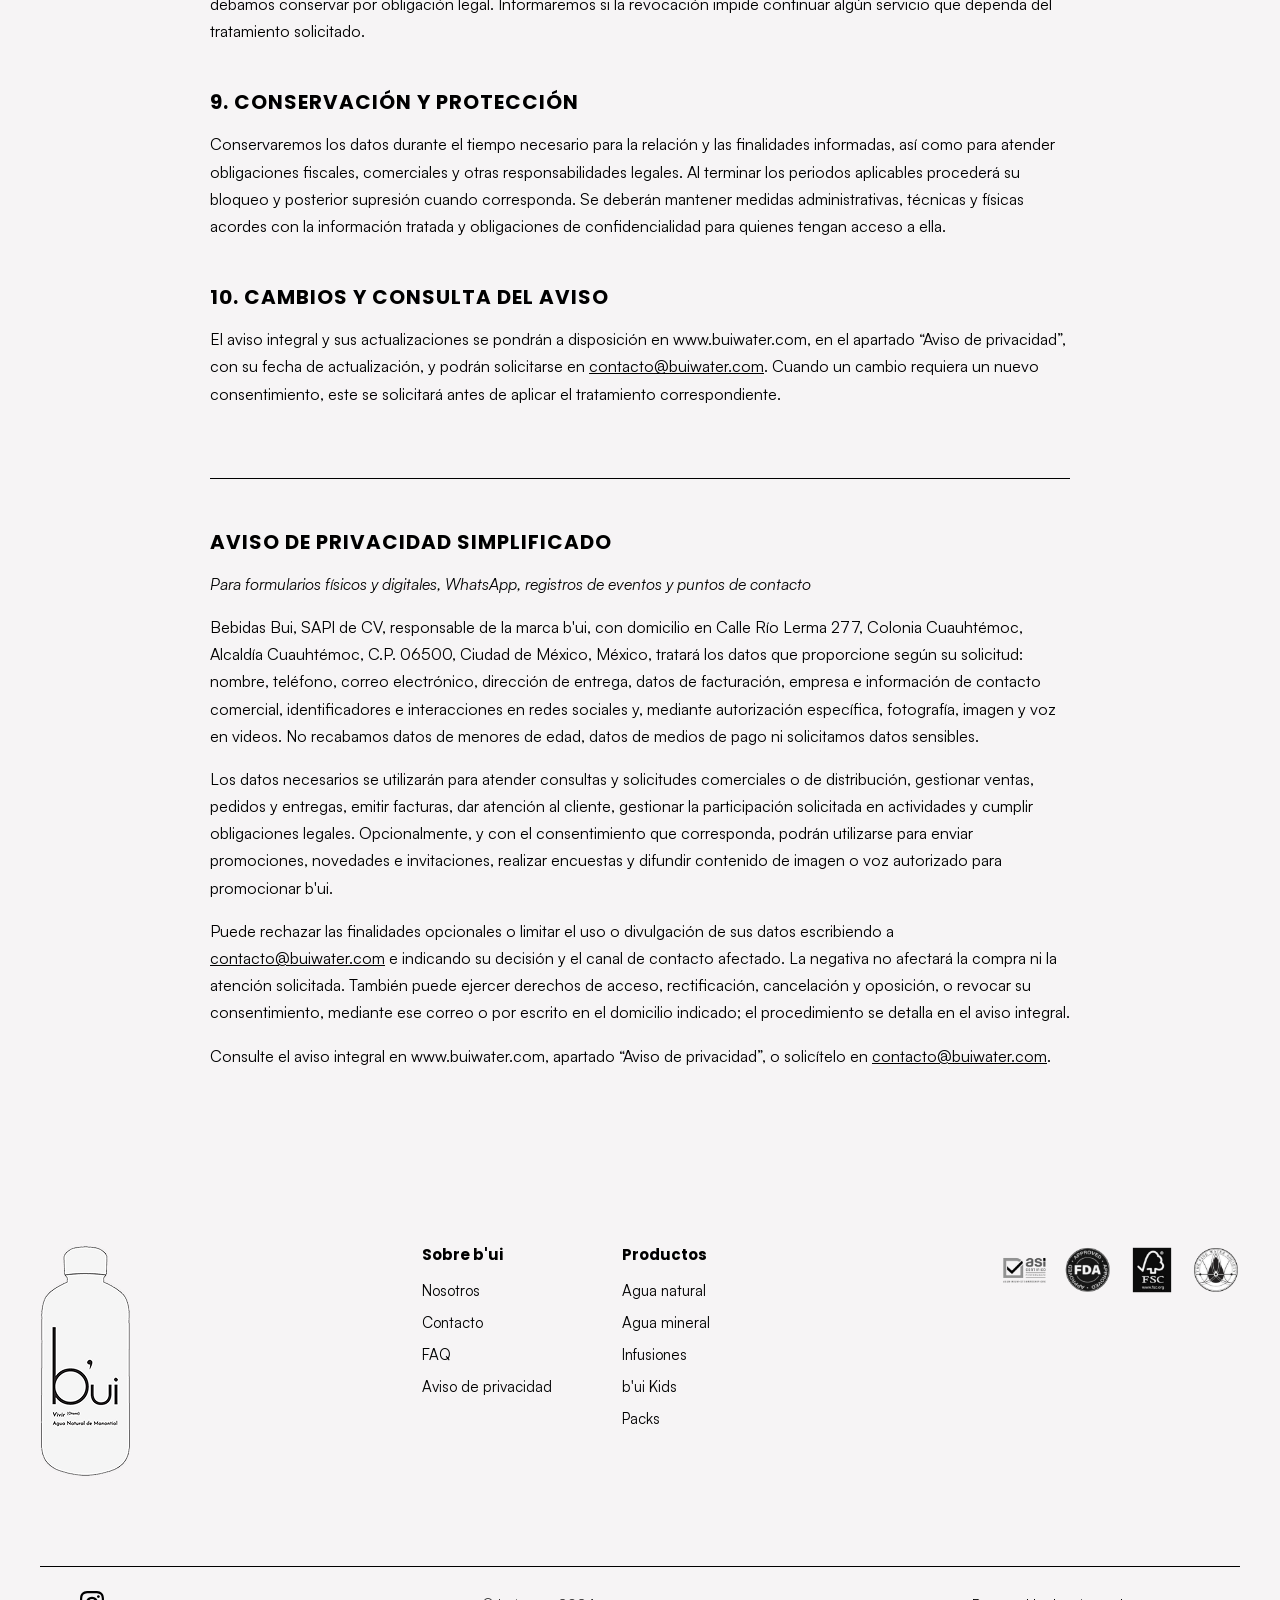
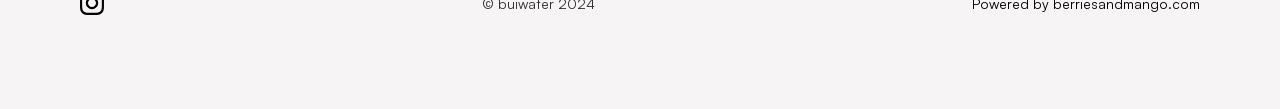
<file: privacidad.html>
<!DOCTYPE html>
<html lang="es">
<head>
    <meta charset="UTF-8">
    <meta name="viewport" content="width=device-width, initial-scale=1.0">
    <title>Aviso de privacidad | b'ui</title>

    <meta name="description" content="Aviso de privacidad de b'ui: cómo tratamos tus datos personales y cómo ejercer tus derechos ARCO.">
    <meta name="author" content="Rodney Parker">

    <link rel="icon" href="./favicon.ico" sizes="any">
    <link rel="icon" type="image/png" href="./favicon.png" sizes="32x32">
    <link rel="apple-touch-icon" href="./apple-touch-icon.png">
    <link rel="preconnect" href="https://fonts.googleapis.com">
    <link rel="preconnect" href="https://fonts.gstatic.com" crossorigin>
    <link rel="stylesheet" href="https://fonts.googleapis.com/css2?family=Josefin+Sans:wght@400;500;600;700&family=Poppins:wght@400;500;600;700&display=swap">
    <link rel="stylesheet" href="styles.css?v=20261105a">
    <script src="assets/scripts/index.js" defer></script>
    <script src="assets/scripts/preload-media.js" defer></script>
    <script src="assets/scripts/reveal.js" defer></script>
</head>
<body>
    <header class="header">
        <div class="header__content">
            <div class="header__left">
                <a href="index.html"><img src="assets/images/logo.png" alt="BUI Logo" class="header__logo"></a>
            </div>
            <nav class="header__nav">
                <ul class="header__nav-list">
                    <li class="header__nav-item"><a href="sobre-bui.html" class="header__nav-link">Nosotros</a></li>
                    <li class="header__nav-item header__nav-item--dropdown">
                        <button type="button" class="header__nav-link header__nav-link--dropdown" aria-expanded="false" aria-haspopup="true" aria-controls="productos-submenu">
                            Productos
                            <span class="header__nav-caret" aria-hidden="true"></span>
                        </button>
                        <ul class="header__submenu" id="productos-submenu">
                            <li class="header__submenu-item">
                                <a href="agua-natural.html" class="header__submenu-link">Agua natural</a>
                            </li>
                            <li class="header__submenu-item">
                                <a href="agua-gasificada.html" class="header__submenu-link">Agua gasificada</a>
                            </li>
                            <li class="header__submenu-item">
                                <a href="infusiones.html" class="header__submenu-link">Infusiones</a>
                            </li>
                            <li class="header__submenu-item">
                                <a href="kids.html" class="header__submenu-link">b'ui Kids</a>
                            </li>
                            <li class="header__submenu-item">
                                <a href="packs.html" class="header__submenu-link">Packs</a>
                            </li>
                        </ul>
                    </li>
                    <li class="header__nav-item"><a href="contacto.html" class="header__nav-link">Contacto</a></li>
                </ul>
                <button class="header__hamburger" aria-label="Toggle menu">
                    <span class="header__hamburger-line"></span>
                    <span class="header__hamburger-line"></span>
                    <span class="header__hamburger-line"></span>
                </button>
            </nav>
            <div class="header__right">
                <button class="header__language-switcher">
                    <span class="header__flag">🇪🇸</span>
                    <span class="header__lang-text">ESP</span>
                </button>
            </div>
        </div>
    </header>

    <section class="privacy">
        <div class="privacy__inner">
            <h1 class="privacy__title">Aviso de privacidad</h1>
            <p class="privacy__subtitle">b'ui · Clientes, prospectos, contactos comerciales y participantes en actividades de marca</p>
            <p class="privacy__date">Actualizado el 28 de octubre de 2026</p>
            <nav class="privacy__toc" aria-label="Contenido">
                <a href="#integral">Aviso de privacidad integral</a>
                <a href="#simplificado">Aviso de privacidad simplificado</a>
            </nav>
            <div class="privacy__section" id="integral">
<h2 class="privacy__heading">1. Responsable y domicilio</h2>
<p class="privacy__text">Bebidas Bui, SAPI de CV, que opera la marca b'ui, con domicilio en Calle Río Lerma 277, Colonia Cuauhtémoc, Alcaldía Cuauhtémoc, C.P. 06500, Ciudad de México, México, es responsable del tratamiento de sus datos personales. Este aviso informa cómo se utilizan los datos recabados en el sitio www.buiwater.com, formularios físicos y digitales, atención por WhatsApp, redes sociales, procesos de venta, tienda en línea y eventos o actividades de la marca, según corresponda.</p>
<p class="privacy__text">Para asuntos relacionados con sus datos personales, puede escribir a <a href="mailto:contacto@buiwater.com">contacto@buiwater.com</a>, con el asunto “Privacidad b'ui”, o presentar su solicitud por escrito en el domicilio señalado, dirigida a la persona responsable de datos personales.</p>
<h2 class="privacy__heading">2. Datos personales que tratamos</h2>
<p class="privacy__text">Según la interacción que mantenga con b'ui, podremos tratar: nombre y apellidos; teléfono; correo electrónico; dirección de entrega; datos de facturación, como RFC, nombre o razón social, domicilio fiscal, régimen fiscal y uso de CFDI; nombre de usuario o identificador en redes sociales, mensajes e información que nos comparta por esos canales; y fotografías, imagen y voz contenidas en videos, cuando se obtenga la autorización correspondiente.</p>
<p class="privacy__text">Para atender solicitudes comerciales podremos recibir el nombre de la empresa a la que representa, su cargo cuando lo proporcione y el contenido de sus consultas, pedidos o solicitudes de servicio. Para acreditar una solicitud de derechos ARCO podremos requerir los documentos de identidad o representación indispensables para ese trámite.</p>
<p class="privacy__text">No recabamos datos personales de menores de edad ni datos de medios de pago, como números de tarjeta, códigos de seguridad, claves o cuentas bancarias. No solicitamos datos personales sensibles. Le pedimos no enviarnos esa información por nuestros canales de atención.</p>
<h2 class="privacy__heading">3. Finalidades necesarias</h2>
<p class="privacy__text">Utilizaremos los datos que resulten necesarios para responder consultas y solicitudes de información o cotización; gestionar pedidos, ventas y entregas; emitir facturas; dar seguimiento a solicitudes de distribución o relaciones comerciales; atender aclaraciones, quejas y servicio al cliente; gestionar su participación en una actividad que solicite; y cumplir obligaciones legales o requerimientos de autoridades competentes.</p>
<p class="privacy__text">Si no proporciona los datos indispensables para una gestión concreta, es posible que no podamos completarla. Los datos solicitados deberán guardar relación con el servicio o trámite correspondiente.</p>
<h2 class="privacy__heading">4. Finalidades opcionales</h2>
<p class="privacy__text">Con su consentimiento cuando corresponda, podremos enviarle promociones, novedades de productos e invitaciones a actividades de b'ui por correo, teléfono, WhatsApp o redes sociales; realizar encuestas de satisfacción y conocer sus preferencias de productos; y publicar fotografías o videos en los que sea identificable en los perfiles oficiales de redes sociales y el sitio de b'ui, para comunicación y promoción de la marca.</p>
<p class="privacy__text">Puede rechazar estas finalidades desde el momento de la recolección o posteriormente mediante <a href="mailto:contacto@buiwater.com">contacto@buiwater.com</a>, indicando cuáles desea excluir. También podrá utilizar el mecanismo de baja que acompañe una comunicación promocional cuando esté disponible. Su negativa no condicionará la compra de productos ni la atención solicitada.</p>
<h2 class="privacy__heading">5. Fotografías y videos</h2>
<p class="privacy__text">Antes de captar o utilizar su imagen o voz para fines promocionales, solicitaremos una autorización específica que identifique la actividad, los usos y los canales de publicación. La asistencia a un evento, una compra, una etiqueta en redes sociales o el envío de una fotografía no se considerarán, por sí solos, autorización para su difusión publicitaria.</p>
<p class="privacy__text">La autorización para uso promocional de imagen será independiente del consentimiento para recibir promociones. Puede revocarla mediante <a href="mailto:contacto@buiwater.com">contacto@buiwater.com</a>, identificando el contenido y, de ser posible, su enlace. Atenderemos la solicitud respecto de los usos futuros y del contenido bajo nuestro control, con los límites y efectos previstos por la legislación aplicable. La publicación en internet puede permitir que otras personas compartan el contenido; no podemos asegurar la eliminación de copias fuera de nuestro control.</p>
<h2 class="privacy__heading">6. Proveedores y transferencias</h2>
<p class="privacy__text">Para cumplir las finalidades descritas podremos apoyarnos en prestadores de servicios de entrega, facturación, alojamiento tecnológico, gestión de comunicaciones o producción de contenido. Cuando actúen por cuenta e instrucciones de b'ui, su acceso deberá limitarse a lo necesario y sujetarse a obligaciones de confidencialidad, seguridad y protección de datos.</p>
<p class="privacy__text">Podremos comunicar datos a autoridades competentes cuando exista una obligación o requerimiento legal, y a terceros cuando la comunicación sea indispensable para cumplir la relación jurídica con usted y se actualice una excepción legal al consentimiento. No venderemos sus datos ni los transferiremos a terceros para que realicen publicidad propia sin obtener previamente el consentimiento que corresponda.</p>
<p class="privacy__text">La publicación autorizada de imagen, voz o identificadores en redes sociales supone su divulgación a las plataformas y al público que pueda acceder al contenido, incluso fuera de México. Esta difusión se limitará a la autorización específica que usted otorgue. Las plataformas pueden tratar información conforme a sus propios avisos de privacidad. Si se requiere alguna transferencia adicional sujeta a consentimiento, se informarán previamente su destinatario y finalidad y se solicitará una decisión específica.</p>
<h2 class="privacy__heading">7. Derechos ARCO y procedimiento</h2>
<p class="privacy__text">Puede solicitar el acceso a sus datos personales, su rectificación, su cancelación o la oposición a su tratamiento, en los casos previstos por la ley. Envíe su solicitud a <a href="mailto:contacto@buiwater.com">contacto@buiwater.com</a> o preséntela en el domicilio indicado, dirigida a la persona responsable de datos personales.</p>
<p class="privacy__text">Incluya su nombre y un medio para recibir respuesta; documentos que acrediten su identidad y, si actúa mediante representante, la identidad y facultades de este; el derecho que desea ejercer y lo que solicita; una descripción clara de los datos involucrados, salvo en solicitudes de acceso; y elementos que faciliten su localización, como el número de pedido o la fecha de contacto. Para rectificar datos, indique la corrección solicitada y aporte el soporte correspondiente.</p>
<p class="privacy__text">Comunicaremos la determinación en un máximo de 20 días hábiles contados desde la recepción de su solicitud. Si resulta procedente, la haremos efectiva dentro de los 15 días hábiles siguientes a la comunicación de la respuesta. Los plazos podrán ampliarse una sola vez por un periodo igual cuando exista justificación, que se le comunicará. Si falta información indispensable, se solicitará su aclaración conforme al procedimiento legal aplicable.</p>
<p class="privacy__text">La respuesta se enviará al medio que haya señalado y el acceso podrá facilitarse mediante documentos electrónicos o copias, previa acreditación de identidad. El trámite es gratuito, sin perjuicio de los costos de reproducción o envío que permita la ley. Una negativa total o parcial será motivada y comunicada. Si considera vulnerado su derecho, puede acudir a la Secretaría Anticorrupción y Buen Gobierno por los medios oficiales vigentes.</p>
<h2 class="privacy__heading">8. Revocación y limitación del uso</h2>
<p class="privacy__text">Puede solicitar la revocación de su consentimiento o la limitación del uso o divulgación mediante los mismos canales. Para dar de baja promociones basta indicar el correo, teléfono o usuario que desea excluir y los canales afectados; solo se solicitará información adicional de identidad cuando sea necesaria. Registraremos su negativa para evitar nuevos envíos promocionales por los canales indicados.</p>
<p class="privacy__text">Las solicitudes de revocación se tramitarán dentro de los plazos descritos para derechos ARCO, sin perjuicio de los plazos específicos que resulten aplicables. La revocación no tendrá efectos retroactivos y no implica la eliminación de datos que debamos conservar por obligación legal. Informaremos si la revocación impide continuar algún servicio que dependa del tratamiento solicitado.</p>
<h2 class="privacy__heading">9. Conservación y protección</h2>
<p class="privacy__text">Conservaremos los datos durante el tiempo necesario para la relación y las finalidades informadas, así como para atender obligaciones fiscales, comerciales y otras responsabilidades legales. Al terminar los periodos aplicables procederá su bloqueo y posterior supresión cuando corresponda. Se deberán mantener medidas administrativas, técnicas y físicas acordes con la información tratada y obligaciones de confidencialidad para quienes tengan acceso a ella.</p>
<h2 class="privacy__heading">10. Cambios y consulta del aviso</h2>
<p class="privacy__text">El aviso integral y sus actualizaciones se pondrán a disposición en www.buiwater.com, en el apartado “Aviso de privacidad”, con su fecha de actualización, y podrán solicitarse en <a href="mailto:contacto@buiwater.com">contacto@buiwater.com</a>. Cuando un cambio requiera un nuevo consentimiento, este se solicitará antes de aplicar el tratamiento correspondiente.</p>
            </div>
            <hr class="privacy__divider">
            <div class="privacy__section" id="simplificado">
                <h2 class="privacy__heading">Aviso de privacidad simplificado</h2>
                <p class="privacy__text"><em>Para formularios físicos y digitales, WhatsApp, registros de eventos y puntos de contacto</em></p>
<p class="privacy__text">Bebidas Bui, SAPI de CV, responsable de la marca b'ui, con domicilio en Calle Río Lerma 277, Colonia Cuauhtémoc, Alcaldía Cuauhtémoc, C.P. 06500, Ciudad de México, México, tratará los datos que proporcione según su solicitud: nombre, teléfono, correo electrónico, dirección de entrega, datos de facturación, empresa e información de contacto comercial, identificadores e interacciones en redes sociales y, mediante autorización específica, fotografía, imagen y voz en videos. No recabamos datos de menores de edad, datos de medios de pago ni solicitamos datos sensibles.</p>
<p class="privacy__text">Los datos necesarios se utilizarán para atender consultas y solicitudes comerciales o de distribución, gestionar ventas, pedidos y entregas, emitir facturas, dar atención al cliente, gestionar la participación solicitada en actividades y cumplir obligaciones legales. Opcionalmente, y con el consentimiento que corresponda, podrán utilizarse para enviar promociones, novedades e invitaciones, realizar encuestas y difundir contenido de imagen o voz autorizado para promocionar b'ui.</p>
<p class="privacy__text">Puede rechazar las finalidades opcionales o limitar el uso o divulgación de sus datos escribiendo a <a href="mailto:contacto@buiwater.com">contacto@buiwater.com</a> e indicando su decisión y el canal de contacto afectado. La negativa no afectará la compra ni la atención solicitada. También puede ejercer derechos de acceso, rectificación, cancelación y oposición, o revocar su consentimiento, mediante ese correo o por escrito en el domicilio indicado; el procedimiento se detalla en el aviso integral.</p>
<p class="privacy__text">Consulte el aviso integral en www.buiwater.com, apartado “Aviso de privacidad”, o solicítelo en <a href="mailto:contacto@buiwater.com">contacto@buiwater.com</a>.</p>
            </div>
        </div>
    </section>

    <footer class="footer">
        <div class="footer__grid">
            <div class="footer__bottle">
                <a href="index.html" aria-label="Ir al inicio"><img src="assets/images/botella.png" alt="BUI Water Bottle" class="footer__bottle-image"></a>
            </div>

            <div class="footer__nav-container">
                <div class="footer__nav-col">
                    <h4 class="footer__nav-heading">Sobre b'ui</h4>
                    <nav class="footer__nav">
                        <a href="sobre-bui.html" class="footer__nav-link">Nosotros</a>
                        <a href="contacto.html" class="footer__nav-link">Contacto</a>
                        <a href="contacto.html#faq" class="footer__nav-link">FAQ</a>
                        <a href="privacidad.html" class="footer__nav-link">Aviso de privacidad</a>
                    </nav>
                </div>
                <div class="footer__nav-col">
                    <h4 class="footer__nav-heading">Productos</h4>
                    <nav class="footer__nav">
                        <a href="agua-natural.html" class="footer__nav-link">Agua natural</a>
                        <a href="agua-gasificada.html" class="footer__nav-link">Agua mineral</a>
                        <a href="infusiones.html" class="footer__nav-link">Infusiones</a>
                        <a href="kids.html" class="footer__nav-link">b'ui Kids</a>
                        <a href="packs.html" class="footer__nav-link">Packs</a>
                    </nav>
                </div>
            </div>

            <div class="footer__gallery-container">
                <div class="footer__gallery">
                    <img src="assets/images/asi.png" alt="Logotipo ASI" class="footer__gallery-image">
                    <img src="assets/images/fda.png" alt="Logotipo FDA" class="footer__gallery-image">
                    <img src="assets/images/fsc.png" alt="Logotipo FSC" class="footer__gallery-image">
                    <img src="assets/images/fws.png" alt="Logotipo fws" class="footer__gallery-image">
                </div>
            </div>

            <div class="footer__bottom">
                <div class="footer__social">
                    <a href="https://instagram.com/buiwater" class="footer__social-link" aria-label="Instagram">
                        <svg class="footer__social-icon" viewBox="0 0 24 24" fill="currentColor">
                            <path d="M12 2.163c3.204 0 3.584.012 4.85.07 3.252.148 4.771 1.691 4.919 4.919.058 1.265.069 1.645.069 4.849 0 3.205-.012 3.584-.069 4.849-.149 3.225-1.664 4.771-4.919 4.919-1.266.058-1.644.07-4.85.07-3.204 0-3.584-.012-4.849-.07-3.26-.149-4.771-1.699-4.919-4.92-.058-1.265-.07-1.644-.07-4.849 0-3.204.013-3.583.07-4.849.149-3.227 1.664-4.771 4.919-4.919 1.266-.057 1.645-.069 4.849-.069zm0-2.163c-3.259 0-3.667.014-4.947.072-4.358.2-6.78 2.618-6.98 6.98-.059 1.281-.073 1.689-.073 4.948 0 3.259.014 3.668.072 4.948.2 4.358 2.618 6.78 6.98 6.98 1.281.058 1.689.072 4.948.072 3.259 0 3.668-.014 4.948-.072 4.354-.2 6.782-2.618 6.979-6.98.059-1.28.073-1.689.073-4.948 0-3.259-.014-3.667-.072-4.947-.196-4.354-2.617-6.78-6.979-6.98-1.281-.059-1.69-.073-4.949-.073zm0 5.838c-3.403 0-6.162 2.759-6.162 6.162s2.759 6.163 6.162 6.163 6.162-2.759 6.162-6.163c0-3.403-2.759-6.162-6.162-6.162zm0 10.162c-2.209 0-4-1.79-4-4 0-2.209 1.791-4 4-4s4 1.791 4 4c0 2.21-1.791 4-4 4zm6.406-11.845c-.796 0-1.441.645-1.441 1.44s.645 1.44 1.441 1.44c.795 0 1.439-.645 1.439-1.44s-.644-1.44-1.439-1.44z"/>
                        </svg>
                    </a>
                </div>
                <span class="footer__copyright">© buiwater 2024</span>
                <a href="https://berriesandmango.com" class="footer__privacy-link" target="_blank" rel="noopener">Powered by berriesandmango.com</a>
            </div>
        </div>
    </footer>
    <a class="wa-float" href="https://wa.me/525610151213?text=Hola%2C%20me%20gustar%C3%ADa%20recibir%20m%C3%A1s%20informaci%C3%B3n%20sobre%20b%27ui." target="_blank" rel="noopener" aria-label="Escríbenos por WhatsApp">
        <svg class="wa-float__icon" viewBox="0 0 24 24" fill="currentColor" aria-hidden="true"><path d="M17.472 14.382c-.297-.149-1.758-.867-2.03-.967-.273-.099-.471-.148-.67.15-.197.297-.767.966-.94 1.164-.173.199-.347.223-.644.075-.297-.15-1.255-.463-2.39-1.475-.883-.788-1.48-1.761-1.653-2.059-.173-.297-.018-.458.13-.606.134-.133.298-.347.446-.52.149-.174.198-.298.298-.497.099-.198.05-.371-.025-.52-.075-.149-.669-1.612-.916-2.207-.242-.579-.487-.5-.669-.51-.173-.008-.371-.01-.57-.01-.198 0-.52.074-.792.372-.272.297-1.04 1.016-1.04 2.479 0 1.462 1.065 2.875 1.213 3.074.149.198 2.096 3.2 5.077 4.487.709.306 1.262.489 1.694.625.712.227 1.36.195 1.871.118.571-.085 1.758-.719 2.006-1.413.248-.694.248-1.289.173-1.413-.074-.124-.272-.198-.57-.347m-5.421 7.403h-.004a9.87 9.87 0 01-5.031-1.378l-.361-.214-3.741.982.998-3.648-.235-.374a9.86 9.86 0 01-1.51-5.26c.001-5.45 4.436-9.884 9.888-9.884 2.64 0 5.122 1.03 6.988 2.898a9.825 9.825 0 012.893 6.994c-.003 5.45-4.437 9.884-9.885 9.884m8.413-18.297A11.815 11.815 0 0012.05 0C5.495 0 .16 5.335.157 11.892c0 2.096.547 4.142 1.588 5.945L.057 24l6.305-1.654a11.882 11.882 0 005.683 1.448h.005c6.554 0 11.89-5.335 11.893-11.893A11.821 11.821 0 0020.905 3.488"/></svg>
        <span class="wa-float__label">WHATSAPP</span>
    </a>

</body>
</html>
</file>
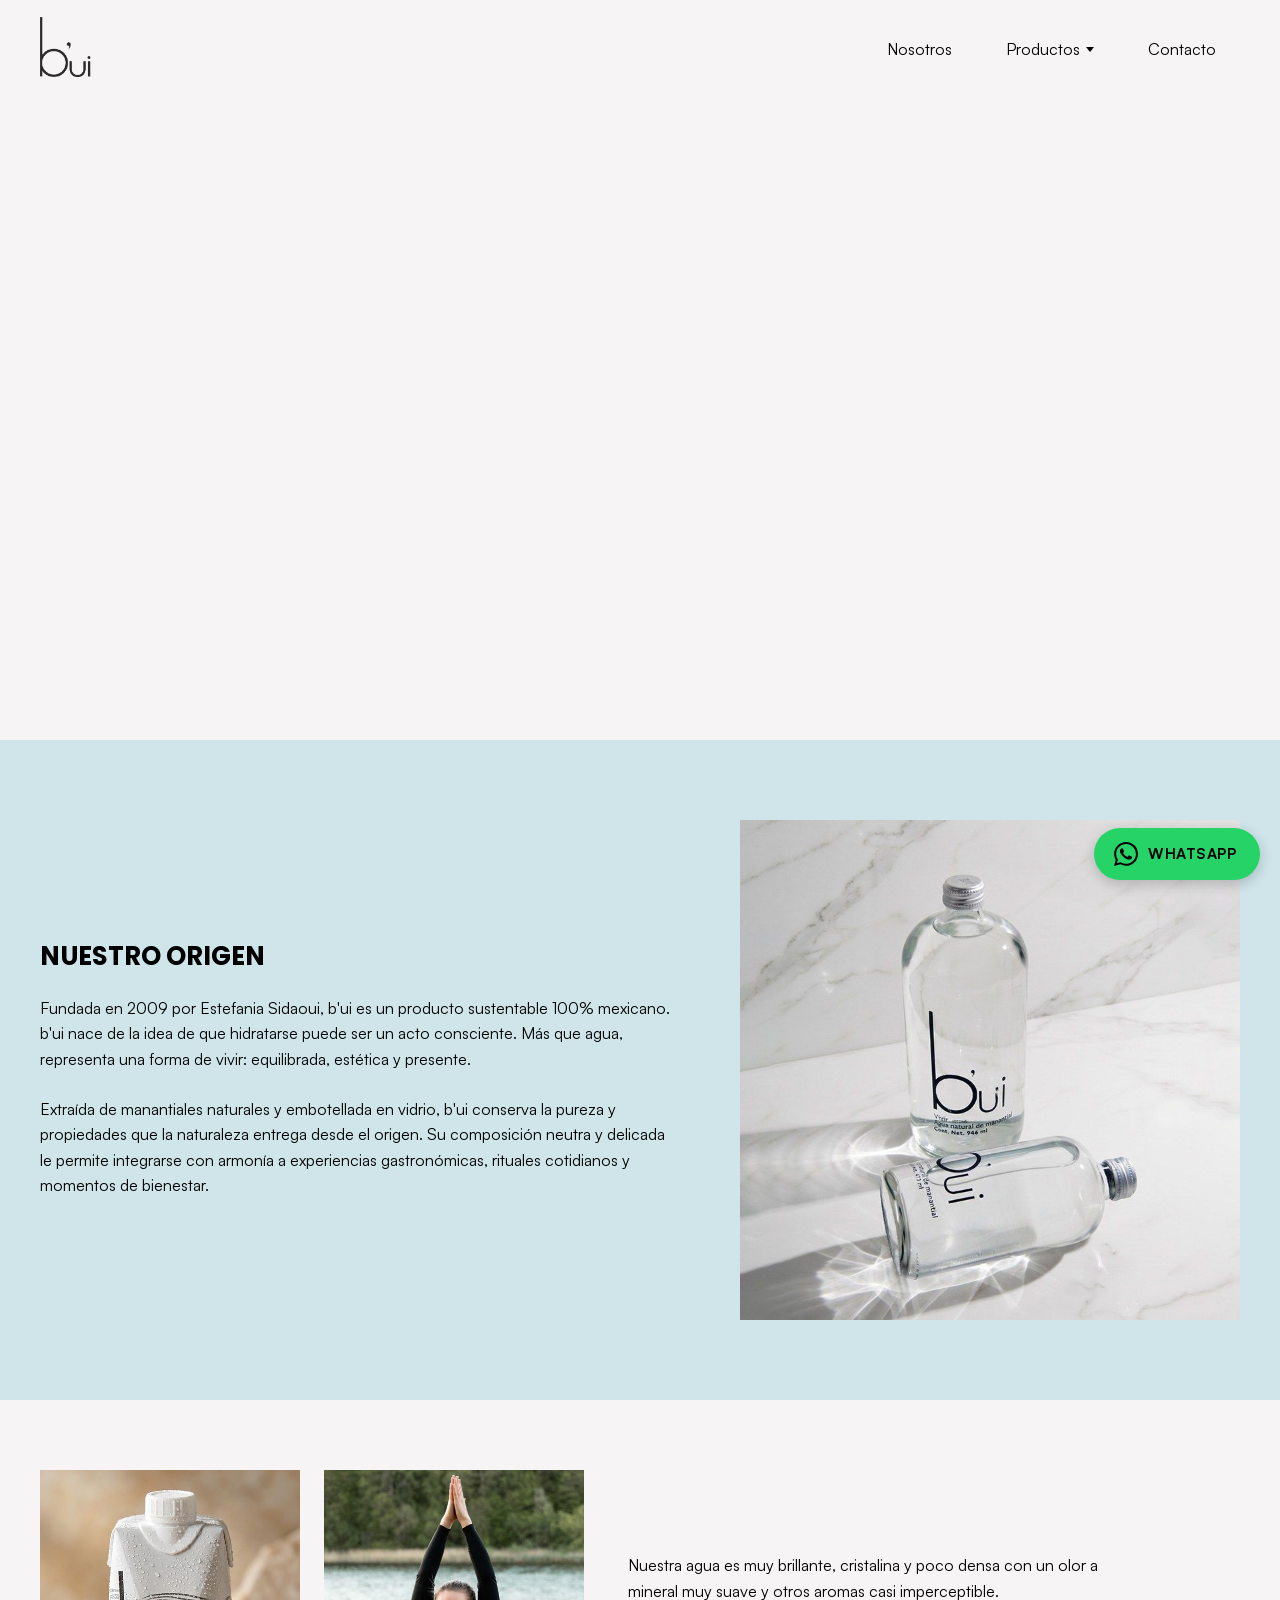
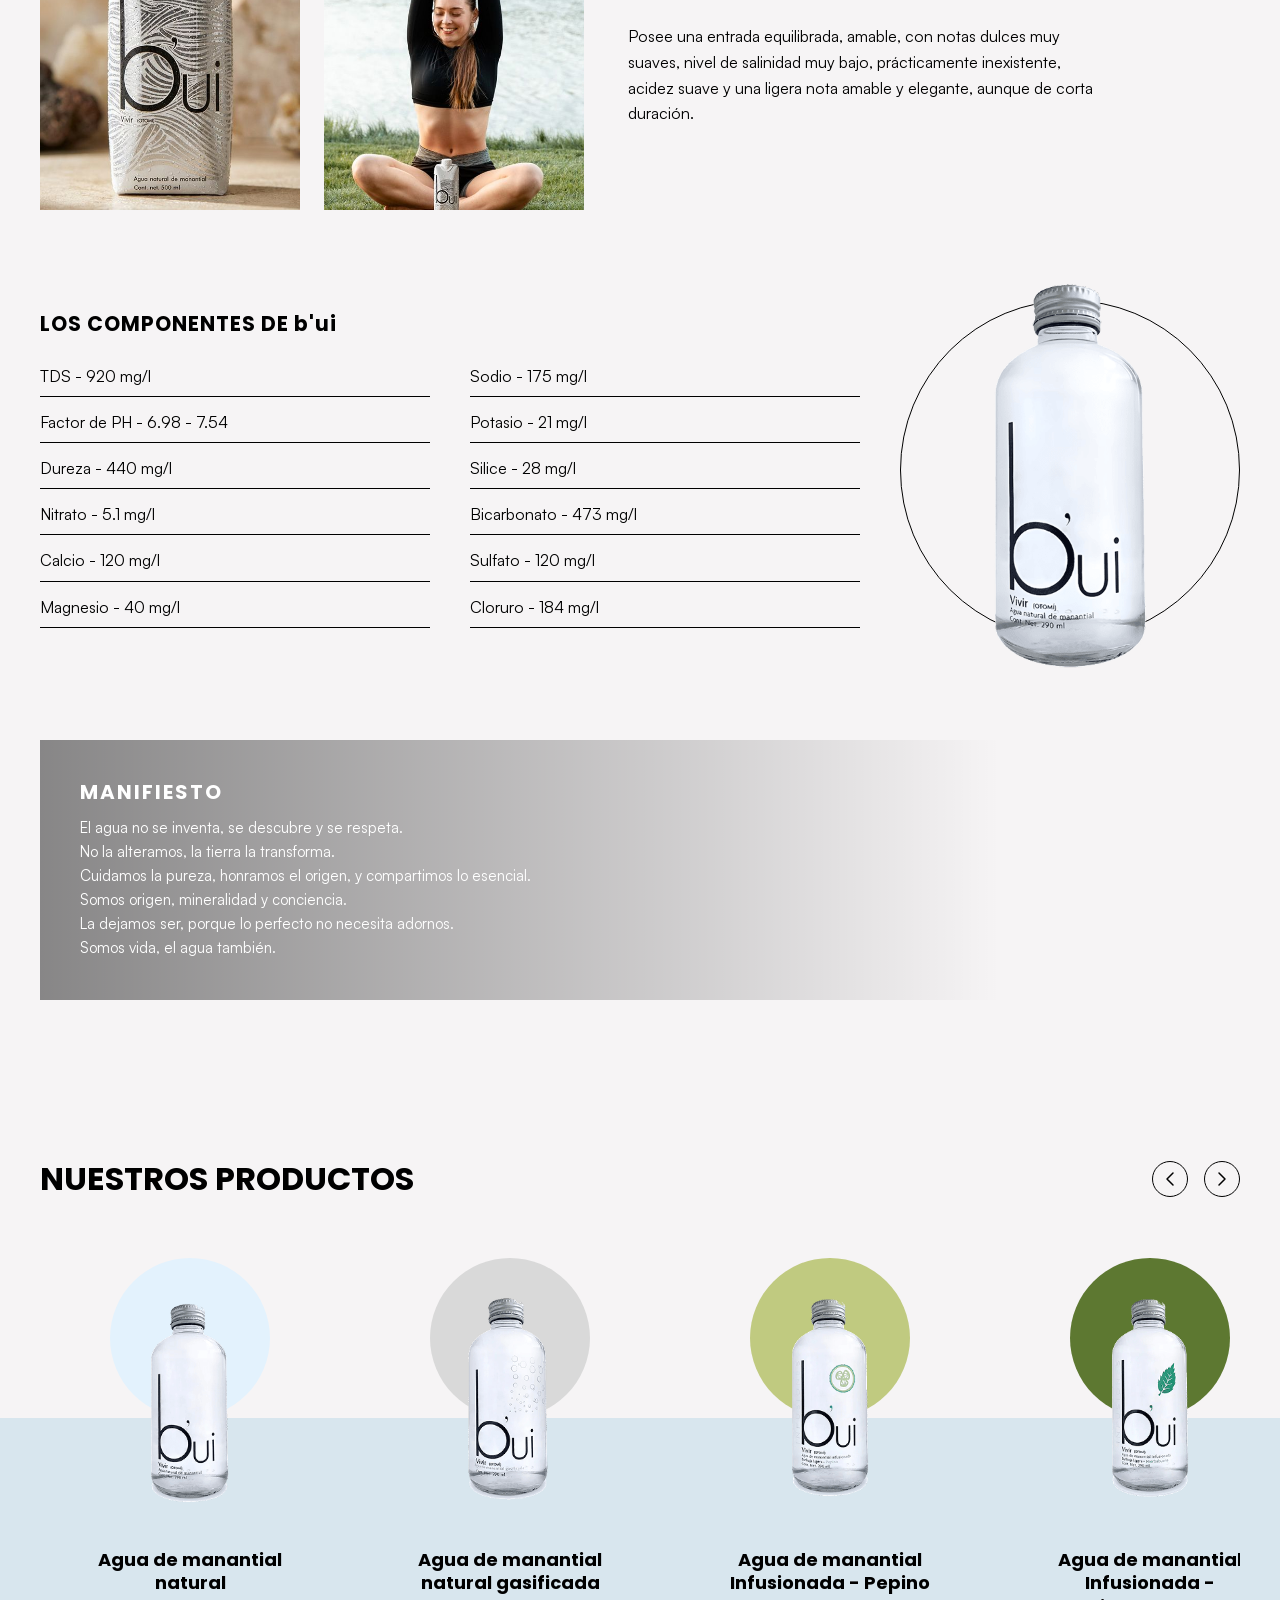
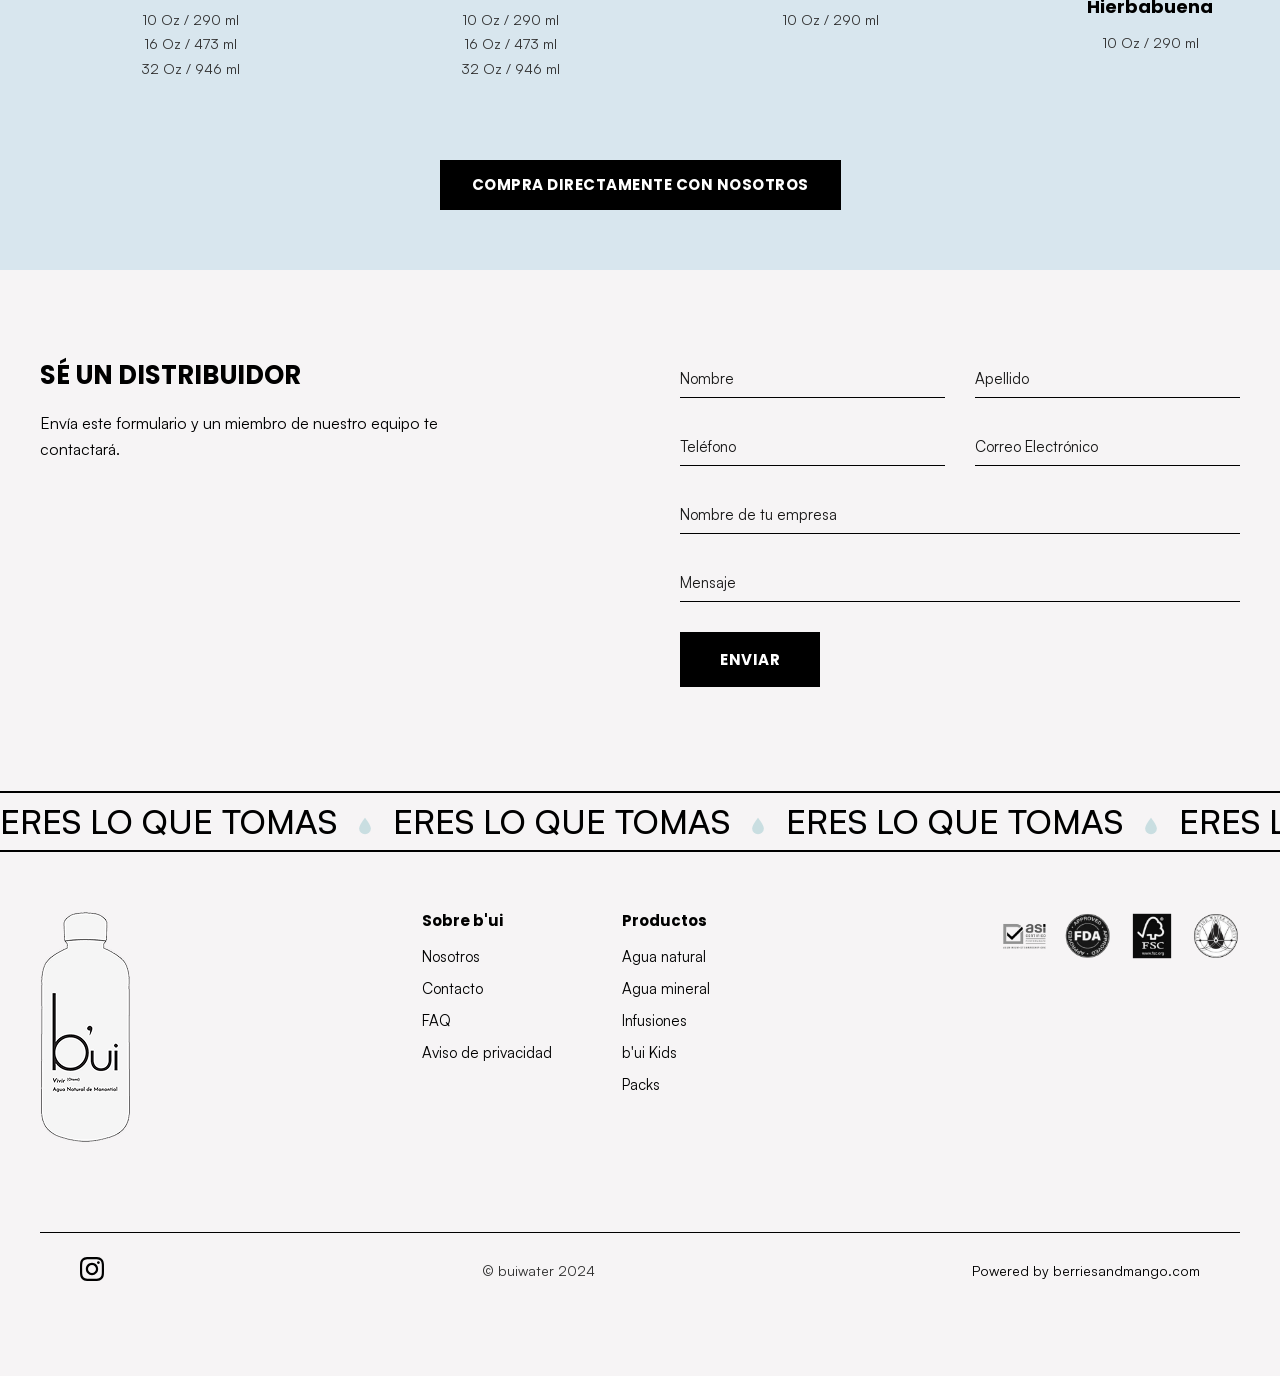
<file: sobre-bui.html>
<!DOCTYPE html>
<html lang="es">
<head>
    <meta charset="UTF-8">
    <meta name="viewport" content="width=device-width, initial-scale=1.0">
    <title>SOBRE B'UI | B'UI AGUA NATURAL DE MANANTIAL</title>

    <meta name="description" content="Conoce a b'ui: agua natural de manantial 100% mexicana, sustentable y fundada en 2009 por Estefania Sidaoui.">
    <meta name="author" content="Rodney Parker">

    <link rel="icon" href="./favicon.ico" sizes="any">
    <link rel="icon" type="image/png" href="./favicon.png" sizes="32x32">
    <link rel="apple-touch-icon" href="./apple-touch-icon.png">
    <link rel="preconnect" href="https://fonts.googleapis.com">
    <link rel="preconnect" href="https://fonts.gstatic.com" crossorigin>
    <link rel="stylesheet" href="https://fonts.googleapis.com/css2?family=Josefin+Sans:wght@400;500;600;700&family=Poppins:wght@400;500;600;700&display=swap">
    <link rel="stylesheet" href="styles.css?v=20261105a">
    <script src="assets/scripts/index.js" defer></script>
    <script src="assets/scripts/preload-media.js" defer></script>
    <script src="assets/scripts/reveal.js" defer></script>
    <script src="assets/scripts/forms.js" defer></script>
</head>
<body>
    <header class="header">
        <div class="header__content">
            <div class="header__left">
                <a href="index.html"><img src="assets/images/logo.png" alt="BUI Logo" class="header__logo"></a>
            </div>
            <nav class="header__nav">
                <ul class="header__nav-list">
                    <li class="header__nav-item"><a href="sobre-bui.html" class="header__nav-link">Nosotros</a></li>
                    <li class="header__nav-item header__nav-item--dropdown">
                        <button type="button" class="header__nav-link header__nav-link--dropdown" aria-expanded="false" aria-haspopup="true" aria-controls="productos-submenu">
                            Productos
                            <span class="header__nav-caret" aria-hidden="true"></span>
                        </button>
                        <ul class="header__submenu" id="productos-submenu">
                            <li class="header__submenu-item">
                                <a href="agua-natural.html" class="header__submenu-link">Agua natural</a>
                            </li>
                            <li class="header__submenu-item">
                                <a href="agua-gasificada.html" class="header__submenu-link">Agua gasificada</a>
                            </li>
                            <li class="header__submenu-item">
                                <a href="infusiones.html" class="header__submenu-link">Infusiones</a>
                            </li>
                            <li class="header__submenu-item">
                                <a href="kids.html" class="header__submenu-link">b'ui Kids</a>
                            </li>
                            <li class="header__submenu-item">
                                <a href="packs.html" class="header__submenu-link">Packs</a>
                            </li>
                        </ul>
                    </li>
                    <li class="header__nav-item"><a href="contacto.html" class="header__nav-link">Contacto</a></li>
                </ul>
                <button class="header__hamburger" aria-label="Toggle menu">
                    <span class="header__hamburger-line"></span>
                    <span class="header__hamburger-line"></span>
                    <span class="header__hamburger-line"></span>
                </button>
            </nav>
            <div class="header__right">
                <button class="header__language-switcher">
                    <span class="header__flag">🇺🇸</span>
                    <span class="header__lang-text">ENG</span>
                </button>
            </div>
        </div>
    </header>

    <section class="sobre-hero">
        <video class="sobre-hero__video" src="assets/videos/sobre-manifiesto-video.mp4" muted loop playsinline autoplay preload="auto"></video>
    </section>

    <section class="origen">
        <div class="origen__content">
            <div class="origen__text">
                <h2 class="origen__title">Nuestro Origen</h2>
                <p class="origen__paragraph">Fundada en 2009 por Estefania Sidaoui, b'ui es un producto sustentable 100% mexicano. b'ui nace de la idea de que hidratarse puede ser un acto consciente. Más que agua, representa una forma de vivir: equilibrada, estética y presente.</p>
                <p class="origen__paragraph">Extraída de manantiales naturales y embotellada en vidrio, b'ui conserva la pureza y propiedades que la naturaleza entrega desde el origen. Su composición neutra y delicada le permite integrarse con armonía a experiencias gastronómicas, rituales cotidianos y momentos de bienestar.</p>
            </div>
            <img src="assets/images/sobre-origen.jpg" alt="Botellas b'ui sobre mármol" class="origen__image" loading="lazy" decoding="async">
        </div>
    </section>

    <section class="notas">
        <div class="notas__row">
            <img src="assets/images/sobre-waterfall.jpg" alt="Botella b'ui en bolsa de red" class="notas__photo" loading="lazy" decoding="async">
            <img src="assets/images/sobre-bottle-carton.jpg" alt="Momento de bienestar junto al lago" class="notas__photo" loading="lazy" decoding="async">
            <div class="notas__text">
                <p>Nuestra agua es muy brillante, cristalina y poco densa con un olor a mineral muy suave y otros aromas casi imperceptible.</p>
                <p>Posee una entrada equilibrada, amable, con notas dulces muy suaves, nivel de salinidad muy bajo, prácticamente inexistente, acidez suave y una ligera nota amable y elegante, aunque de corta duración.</p>
            </div>
        </div>

        <div class="componentes">
            <div class="componentes__content">
                <h2 class="componentes__title">Los componentes de <span class="bui-lowercase">b'ui</span></h2>
                <ul class="componentes__list">
                    <li class="componentes__item">TDS - 920 mg/l</li>
                    <li class="componentes__item">Sodio - 175 mg/l</li>
                    <li class="componentes__item">Factor de PH - 6.98 - 7.54</li>
                    <li class="componentes__item">Potasio - 21 mg/l</li>
                    <li class="componentes__item">Dureza - 440 mg/l</li>
                    <li class="componentes__item">Silice - 28 mg/l</li>
                    <li class="componentes__item">Nitrato - 5.1 mg/l</li>
                    <li class="componentes__item">Bicarbonato - 473 mg/l</li>
                    <li class="componentes__item">Calcio - 120 mg/l</li>
                    <li class="componentes__item">Sulfato - 120 mg/l</li>
                    <li class="componentes__item">Magnesio - 40 mg/l</li>
                    <li class="componentes__item">Cloruro - 184 mg/l</li>
                </ul>
            </div>
            <div class="componentes__image-wrap">
                <img src="assets/images/sobre-bottle-plain.png" alt="Botella b'ui" class="componentes__image" loading="lazy" decoding="async">
            </div>
        </div>
    </section>

    <section class="manifiesto">
        <div class="manifiesto__container">
            <video src="assets/videos/sobre-manifiesto-video.mp4" class="manifiesto__video" muted loop playsinline preload="none"></video>
            <div class="manifiesto__overlay"></div>
            <div class="manifiesto__content">
                <h2 class="manifiesto__title">Manifiesto</h2>
                <p class="manifiesto__text">El agua no se inventa, se descubre y se respeta.<br>
                    No la alteramos, la tierra la transforma.<br>
                    Cuidamos la pureza, honramos el origen, y compartimos lo esencial.<br>
                    Somos origen, mineralidad y conciencia.<br>
                    La dejamos ser, porque lo perfecto no necesita adornos.<br>
                    Somos vida, el agua también.</p>
            </div>
        </div>
    </section>

    <section class="productos">
        <div class="productos__container">
            <div class="productos__header">
                <h2 class="productos__title" data-translate="productos.title">NUESTROS PRODUCTOS</h2>
                <div class="productos__arrows">
                    <button class="productos__arrow productos__arrow--prev" aria-label="Anterior">
                        <svg width="24" height="24" viewBox="0 0 24 24" fill="none"><path d="M15 18l-6-6 6-6" stroke="currentColor" stroke-width="1.5" stroke-linecap="round" stroke-linejoin="round"/></svg>
                    </button>
                    <button class="productos__arrow productos__arrow--next" aria-label="Siguiente">
                        <svg width="24" height="24" viewBox="0 0 24 24" fill="none"><path d="M9 18l6-6-6-6" stroke="currentColor" stroke-width="1.5" stroke-linecap="round" stroke-linejoin="round"/></svg>
                    </button>
                </div>
            </div>
            <div class="productos__grid" id="productosGrid">
                <!-- Cards will be dynamically generated from JSON -->
            </div>
            <div class="productos__cta">
                <a href="contacto.html" class="productos__cta-button">COMPRA DIRECTAMENTE CON NOSOTROS</a>
            </div>
        </div>
    </section>

    <section class="sobre-distribuidor" id="contacto">
        <div class="sobre-distribuidor__content">
            <div class="sobre-distribuidor__text">
                <h2 class="sobre-distribuidor__title">Sé un distribuidor</h2>
                <p class="sobre-distribuidor__paragraph">Envía este formulario y un miembro de nuestro equipo te contactará.</p>
            </div>
            <form class="sobre-distribuidor__form" data-form-type="distribuidor" action="/api/contact" method="POST">
                <div class="sobre-distribuidor__field sobre-distribuidor__field--trap" aria-hidden="true">
                    <label for="soBreDistribuidorWebsite">No llenar</label>
                    <input type="text" id="soBreDistribuidorWebsite" name="website" tabindex="-1" autocomplete="off">
                </div>
                <div class="sobre-distribuidor__form-grid">
                    <div class="sobre-distribuidor__field">
                        <input type="text" placeholder="Nombre" name="nombre" required>
                    </div>
                    <div class="sobre-distribuidor__field">
                        <input type="text" placeholder="Apellido" name="apellido">
                    </div>
                    <div class="sobre-distribuidor__field">
                        <input type="tel" placeholder="Teléfono" name="telefono">
                    </div>
                    <div class="sobre-distribuidor__field">
                        <input type="email" placeholder="Correo Electrónico" name="correo" required>
                    </div>
                    <div class="sobre-distribuidor__field sobre-distribuidor__field--full">
                        <input type="text" placeholder="Nombre de tu empresa" name="empresa">
                    </div>
                    <div class="sobre-distribuidor__field sobre-distribuidor__field--full">
                        <textarea placeholder="Mensaje" name="mensaje" rows="1"></textarea>
                    </div>
                </div>
                <button type="submit" class="sobre-distribuidor__submit">ENVIAR</button>
                <p class="sobre-distribuidor__status" role="status" aria-live="polite"></p>
            </form>
        </div>
    </section>

    <section class="marquee">
        <div class="marquee__content">
            <span class="marquee__text">ERES LO QUE TOMAS<span class="marquee__sep"><svg class="marquee__drop" viewBox="0 0 24 24" aria-hidden="true" focusable="false"><path d="M12 2C12 2 5 10.5 5 15a7 7 0 0 0 14 0C19 10.5 12 2 12 2z"/></svg></span>ERES LO QUE TOMAS<span class="marquee__sep"><svg class="marquee__drop" viewBox="0 0 24 24" aria-hidden="true" focusable="false"><path d="M12 2C12 2 5 10.5 5 15a7 7 0 0 0 14 0C19 10.5 12 2 12 2z"/></svg></span>ERES LO QUE TOMAS<span class="marquee__sep"><svg class="marquee__drop" viewBox="0 0 24 24" aria-hidden="true" focusable="false"><path d="M12 2C12 2 5 10.5 5 15a7 7 0 0 0 14 0C19 10.5 12 2 12 2z"/></svg></span>ERES LO QUE TOMAS<span class="marquee__sep"><svg class="marquee__drop" viewBox="0 0 24 24" aria-hidden="true" focusable="false"><path d="M12 2C12 2 5 10.5 5 15a7 7 0 0 0 14 0C19 10.5 12 2 12 2z"/></svg></span>ERES LO QUE TOMAS<span class="marquee__sep"><svg class="marquee__drop" viewBox="0 0 24 24" aria-hidden="true" focusable="false"><path d="M12 2C12 2 5 10.5 5 15a7 7 0 0 0 14 0C19 10.5 12 2 12 2z"/></svg></span>ERES LO QUE TOMAS<span class="marquee__sep"><svg class="marquee__drop" viewBox="0 0 24 24" aria-hidden="true" focusable="false"><path d="M12 2C12 2 5 10.5 5 15a7 7 0 0 0 14 0C19 10.5 12 2 12 2z"/></svg></span></span>
            <span class="marquee__text">ERES LO QUE TOMAS<span class="marquee__sep"><svg class="marquee__drop" viewBox="0 0 24 24" aria-hidden="true" focusable="false"><path d="M12 2C12 2 5 10.5 5 15a7 7 0 0 0 14 0C19 10.5 12 2 12 2z"/></svg></span>ERES LO QUE TOMAS<span class="marquee__sep"><svg class="marquee__drop" viewBox="0 0 24 24" aria-hidden="true" focusable="false"><path d="M12 2C12 2 5 10.5 5 15a7 7 0 0 0 14 0C19 10.5 12 2 12 2z"/></svg></span>ERES LO QUE TOMAS<span class="marquee__sep"><svg class="marquee__drop" viewBox="0 0 24 24" aria-hidden="true" focusable="false"><path d="M12 2C12 2 5 10.5 5 15a7 7 0 0 0 14 0C19 10.5 12 2 12 2z"/></svg></span>ERES LO QUE TOMAS<span class="marquee__sep"><svg class="marquee__drop" viewBox="0 0 24 24" aria-hidden="true" focusable="false"><path d="M12 2C12 2 5 10.5 5 15a7 7 0 0 0 14 0C19 10.5 12 2 12 2z"/></svg></span>ERES LO QUE TOMAS<span class="marquee__sep"><svg class="marquee__drop" viewBox="0 0 24 24" aria-hidden="true" focusable="false"><path d="M12 2C12 2 5 10.5 5 15a7 7 0 0 0 14 0C19 10.5 12 2 12 2z"/></svg></span>ERES LO QUE TOMAS<span class="marquee__sep"><svg class="marquee__drop" viewBox="0 0 24 24" aria-hidden="true" focusable="false"><path d="M12 2C12 2 5 10.5 5 15a7 7 0 0 0 14 0C19 10.5 12 2 12 2z"/></svg></span></span>
        </div>
    </section>

    <footer class="footer">
        <div class="footer__grid">
            <div class="footer__bottle">
                <a href="index.html" aria-label="Ir al inicio"><img src="assets/images/botella.png" alt="BUI Water Bottle" class="footer__bottle-image"></a>
            </div>

            <div class="footer__nav-container">
                <div class="footer__nav-col">
                    <h4 class="footer__nav-heading">Sobre b'ui</h4>
                    <nav class="footer__nav">
                        <a href="sobre-bui.html" class="footer__nav-link">Nosotros</a>
                        <a href="contacto.html" class="footer__nav-link">Contacto</a>
                        <a href="contacto.html#faq" class="footer__nav-link">FAQ</a>
                        <a href="privacidad.html" class="footer__nav-link">Aviso de privacidad</a>
                    </nav>
                </div>
                <div class="footer__nav-col">
                    <h4 class="footer__nav-heading">Productos</h4>
                    <nav class="footer__nav">
                        <a href="agua-natural.html" class="footer__nav-link">Agua natural</a>
                        <a href="agua-gasificada.html" class="footer__nav-link">Agua mineral</a>
                        <a href="infusiones.html" class="footer__nav-link">Infusiones</a>
                        <a href="kids.html" class="footer__nav-link">b'ui Kids</a>
                        <a href="packs.html" class="footer__nav-link">Packs</a>
                    </nav>
                </div>
            </div>

            <div class="footer__gallery-container">
                <div class="footer__gallery">
                    <img src="assets/images/asi.png" alt="Logotipo ASI" class="footer__gallery-image">
                    <img src="assets/images/fda.png" alt="Logotipo FDA" class="footer__gallery-image">
                    <img src="assets/images/fsc.png" alt="Logotipo FSC" class="footer__gallery-image">
                    <img src="assets/images/fws.png" alt="Logotipo fws" class="footer__gallery-image">
                </div>
            </div>

            <div class="footer__bottom">
                <div class="footer__social">
                    <a href="https://instagram.com/buiwater" class="footer__social-link" aria-label="Instagram">
                        <svg class="footer__social-icon" viewBox="0 0 24 24" fill="currentColor">
                            <path d="M12 2.163c3.204 0 3.584.012 4.85.07 3.252.148 4.771 1.691 4.919 4.919.058 1.265.069 1.645.069 4.849 0 3.205-.012 3.584-.069 4.849-.149 3.225-1.664 4.771-4.919 4.919-1.266.058-1.644.07-4.85.07-3.204 0-3.584-.012-4.849-.07-3.26-.149-4.771-1.699-4.919-4.92-.058-1.265-.07-1.644-.07-4.849 0-3.204.013-3.583.07-4.849.149-3.227 1.664-4.771 4.919-4.919 1.266-.057 1.645-.069 4.849-.069zm0-2.163c-3.259 0-3.667.014-4.947.072-4.358.2-6.78 2.618-6.98 6.98-.059 1.281-.073 1.689-.073 4.948 0 3.259.014 3.668.072 4.948.2 4.358 2.618 6.78 6.98 6.98 1.281.058 1.689.072 4.948.072 3.259 0 3.668-.014 4.948-.072 4.354-.2 6.782-2.618 6.979-6.98.059-1.28.073-1.689.073-4.948 0-3.259-.014-3.667-.072-4.947-.196-4.354-2.617-6.78-6.979-6.98-1.281-.059-1.69-.073-4.949-.073zm0 5.838c-3.403 0-6.162 2.759-6.162 6.162s2.759 6.163 6.162 6.163 6.162-2.759 6.162-6.163c0-3.403-2.759-6.162-6.162-6.162zm0 10.162c-2.209 0-4-1.79-4-4 0-2.209 1.791-4 4-4s4 1.791 4 4c0 2.21-1.791 4-4 4zm6.406-11.845c-.796 0-1.441.645-1.441 1.44s.645 1.44 1.441 1.44c.795 0 1.439-.645 1.439-1.44s-.644-1.44-1.439-1.44z"/>
                        </svg>
                    </a>
                </div>
                <span class="footer__copyright">© buiwater 2024</span>
                <a href="https://berriesandmango.com" class="footer__privacy-link" target="_blank" rel="noopener">Powered by berriesandmango.com</a>
            </div>
        </div>
    </footer>

    <a class="wa-float" href="https://wa.me/525610151213?text=Hola%2C%20me%20gustar%C3%ADa%20recibir%20m%C3%A1s%20informaci%C3%B3n%20sobre%20b%27ui." target="_blank" rel="noopener" aria-label="Escríbenos por WhatsApp">
        <svg class="wa-float__icon" viewBox="0 0 24 24" fill="currentColor" aria-hidden="true"><path d="M17.472 14.382c-.297-.149-1.758-.867-2.03-.967-.273-.099-.471-.148-.67.15-.197.297-.767.966-.94 1.164-.173.199-.347.223-.644.075-.297-.15-1.255-.463-2.39-1.475-.883-.788-1.48-1.761-1.653-2.059-.173-.297-.018-.458.13-.606.134-.133.298-.347.446-.52.149-.174.198-.298.298-.497.099-.198.05-.371-.025-.52-.075-.149-.669-1.612-.916-2.207-.242-.579-.487-.5-.669-.51-.173-.008-.371-.01-.57-.01-.198 0-.52.074-.792.372-.272.297-1.04 1.016-1.04 2.479 0 1.462 1.065 2.875 1.213 3.074.149.198 2.096 3.2 5.077 4.487.709.306 1.262.489 1.694.625.712.227 1.36.195 1.871.118.571-.085 1.758-.719 2.006-1.413.248-.694.248-1.289.173-1.413-.074-.124-.272-.198-.57-.347m-5.421 7.403h-.004a9.87 9.87 0 01-5.031-1.378l-.361-.214-3.741.982.998-3.648-.235-.374a9.86 9.86 0 01-1.51-5.26c.001-5.45 4.436-9.884 9.888-9.884 2.64 0 5.122 1.03 6.988 2.898a9.825 9.825 0 012.893 6.994c-.003 5.45-4.437 9.884-9.885 9.884m8.413-18.297A11.815 11.815 0 0012.05 0C5.495 0 .16 5.335.157 11.892c0 2.096.547 4.142 1.588 5.945L.057 24l6.305-1.654a11.882 11.882 0 005.683 1.448h.005c6.554 0 11.89-5.335 11.893-11.893A11.821 11.821 0 0020.905 3.488"/></svg>
        <span class="wa-float__label">WHATSAPP</span>
    </a>

</body>
</html>
</file>
<file: styles.css>
@import url("assets/fonts/fonts.css?v=20261105a");
@import url("assets/blocks/loader.css?v=20261105a");
@import url("assets/blocks/page.css?v=20261105a");
@import url("assets/blocks/header.css?v=20261105a");
@import url("assets/blocks/hero.css?v=20261105a");
@import url("assets/blocks/marquee.css?v=20261105a");
@import url("assets/blocks/presentaciones.css?v=20261105a");
@import url("assets/blocks/categorias.css?v=20261105a");
@import url("assets/blocks/conoce.css?v=20261105a");
@import url("assets/blocks/propiedades.css?v=20261105a");
@import url("assets/blocks/productos.css?v=20261105a");
@import url("assets/blocks/showcase.css?v=20261105a");
@import url("assets/blocks/encuentra.css?v=20261105a");
@import url("assets/blocks/distribuidor.css?v=20261105a");
@import url("assets/blocks/tagline.css?v=20261105a");
@import url("assets/blocks/sobre.css?v=20261105a");
@import url("assets/blocks/producto.css?v=20261105a");
@import url("assets/blocks/kids.css?v=20261105a");
@import url("assets/blocks/contacto.css?v=20261105a");
@import url("assets/blocks/footer.css?v=20261105a");
@import url("assets/blocks/privacidad.css?v=20261105a");
/* Load last: titles Poppins, body/UI Josefin (menu) */
@import url("assets/blocks/typography.css?v=20261105a");
@import url("assets/blocks/reveal.css?v=20261105a");
@import url("assets/blocks/whatsapp.css?v=20261105a");
</file>
